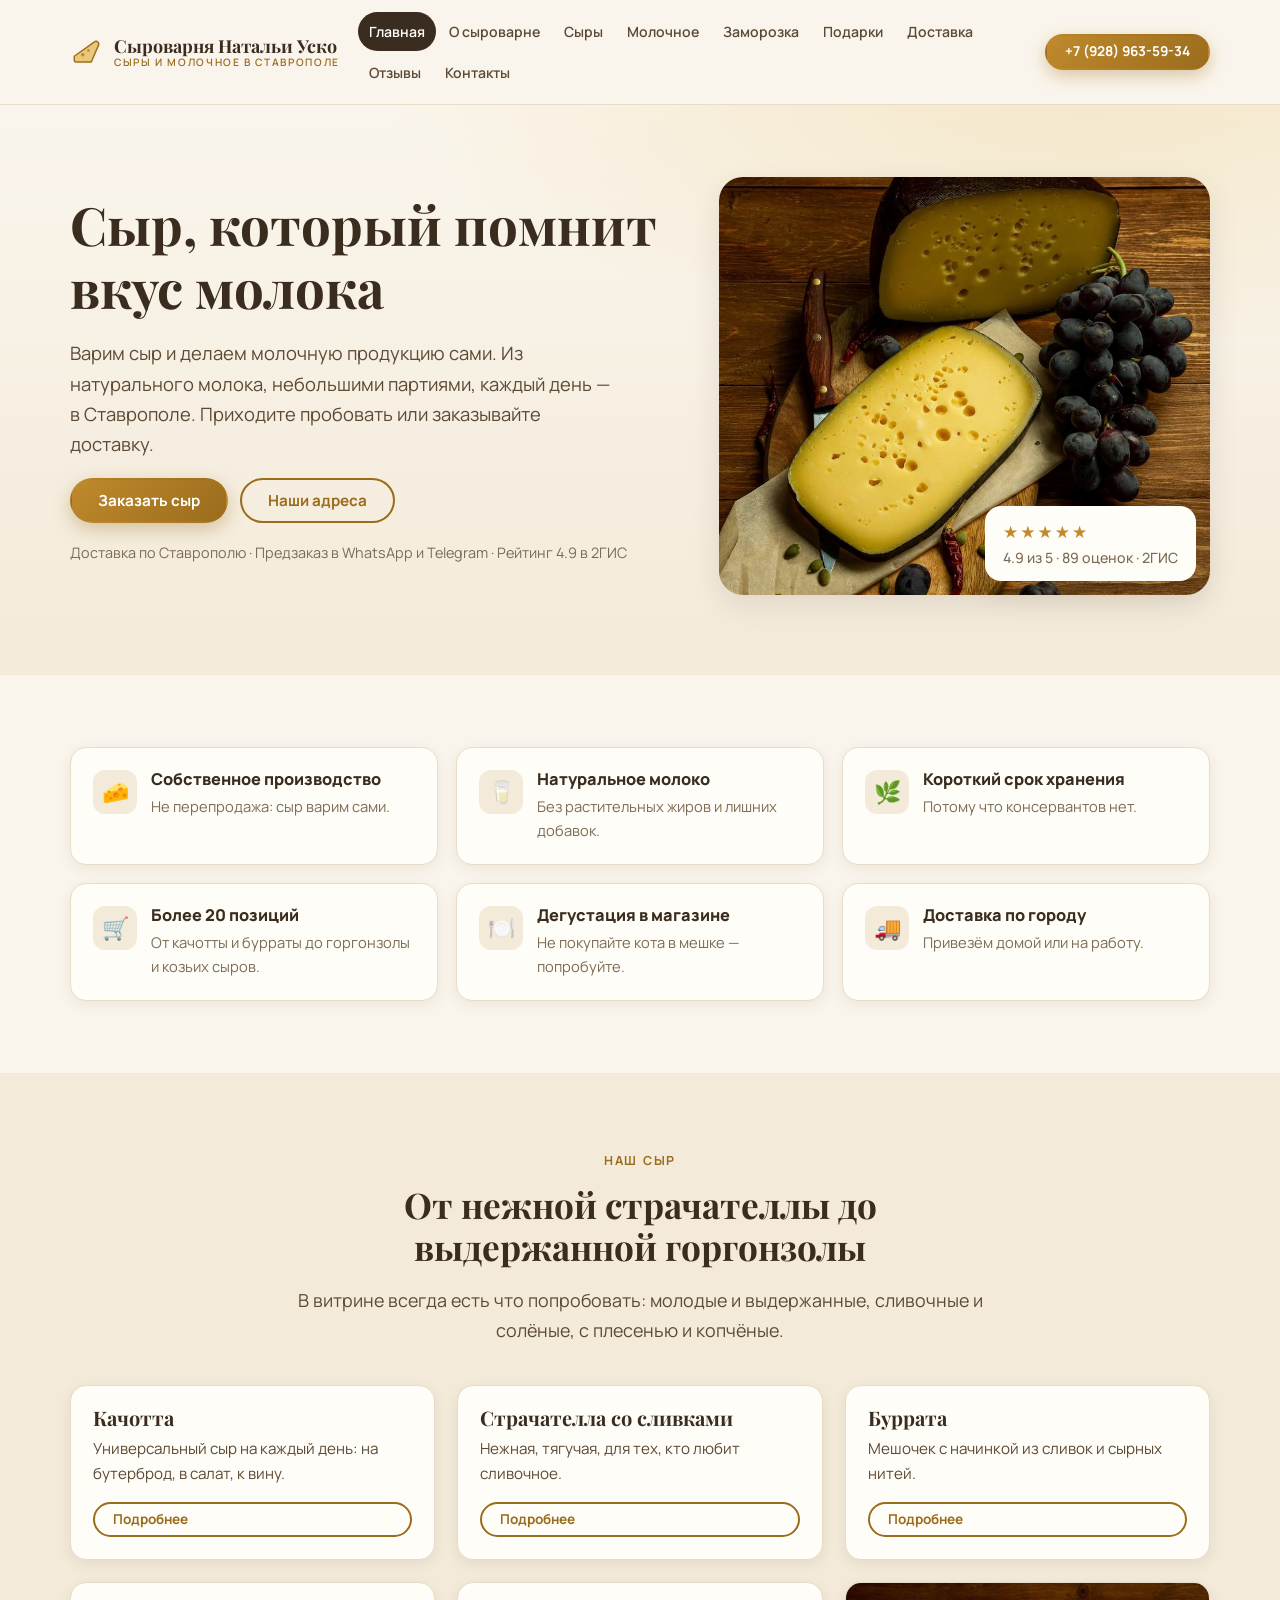
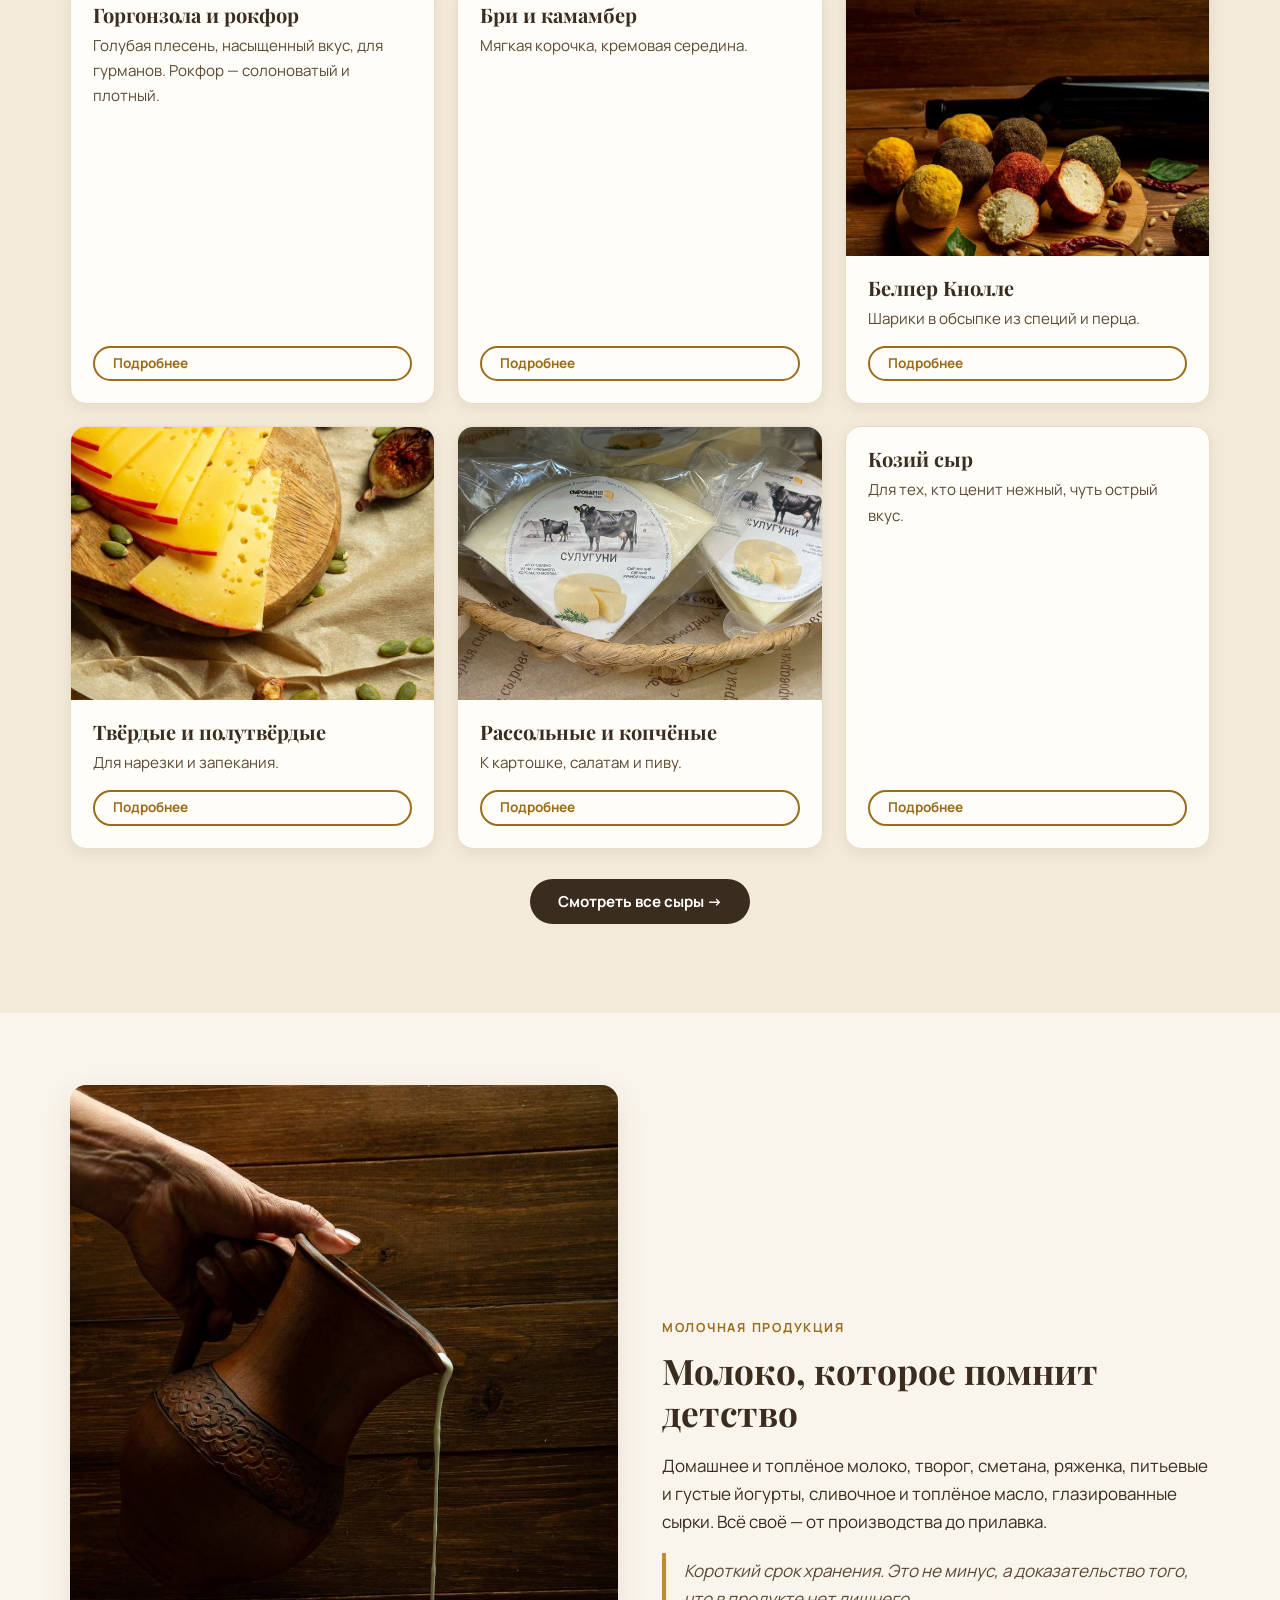
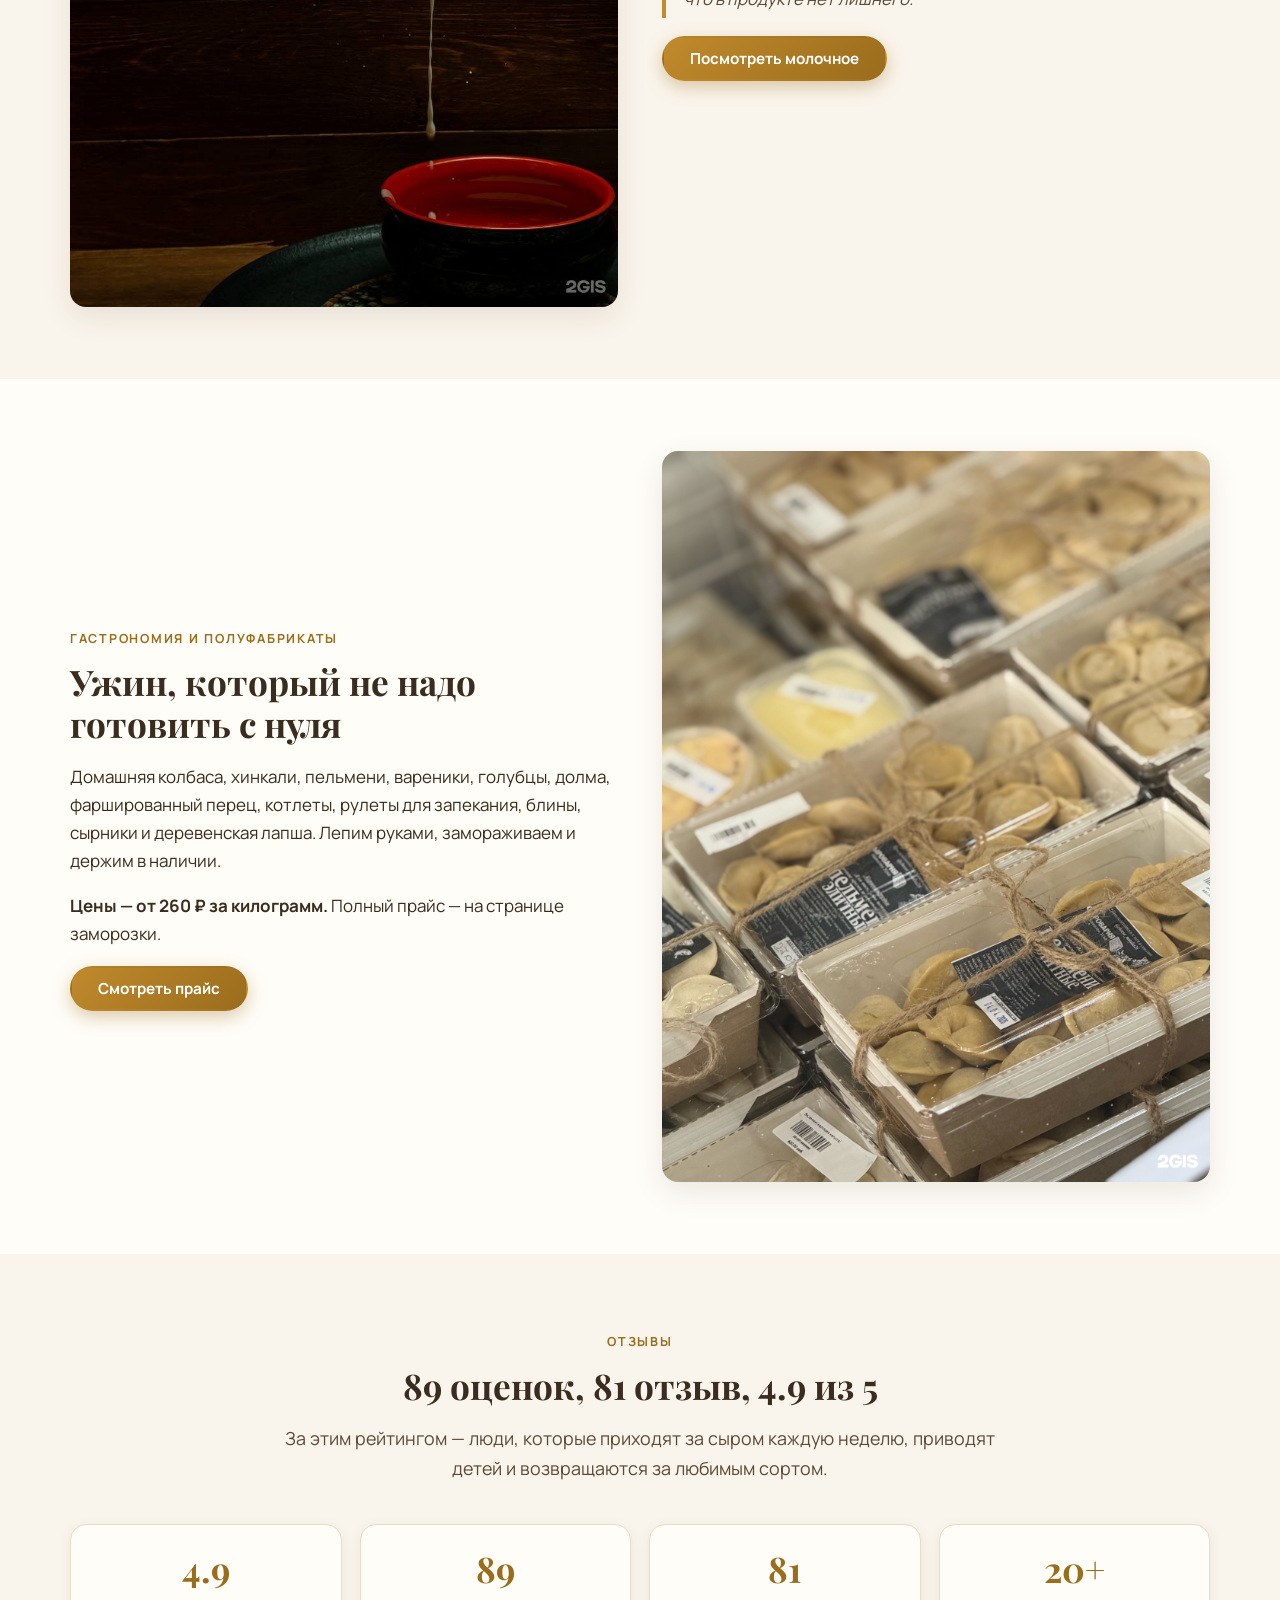
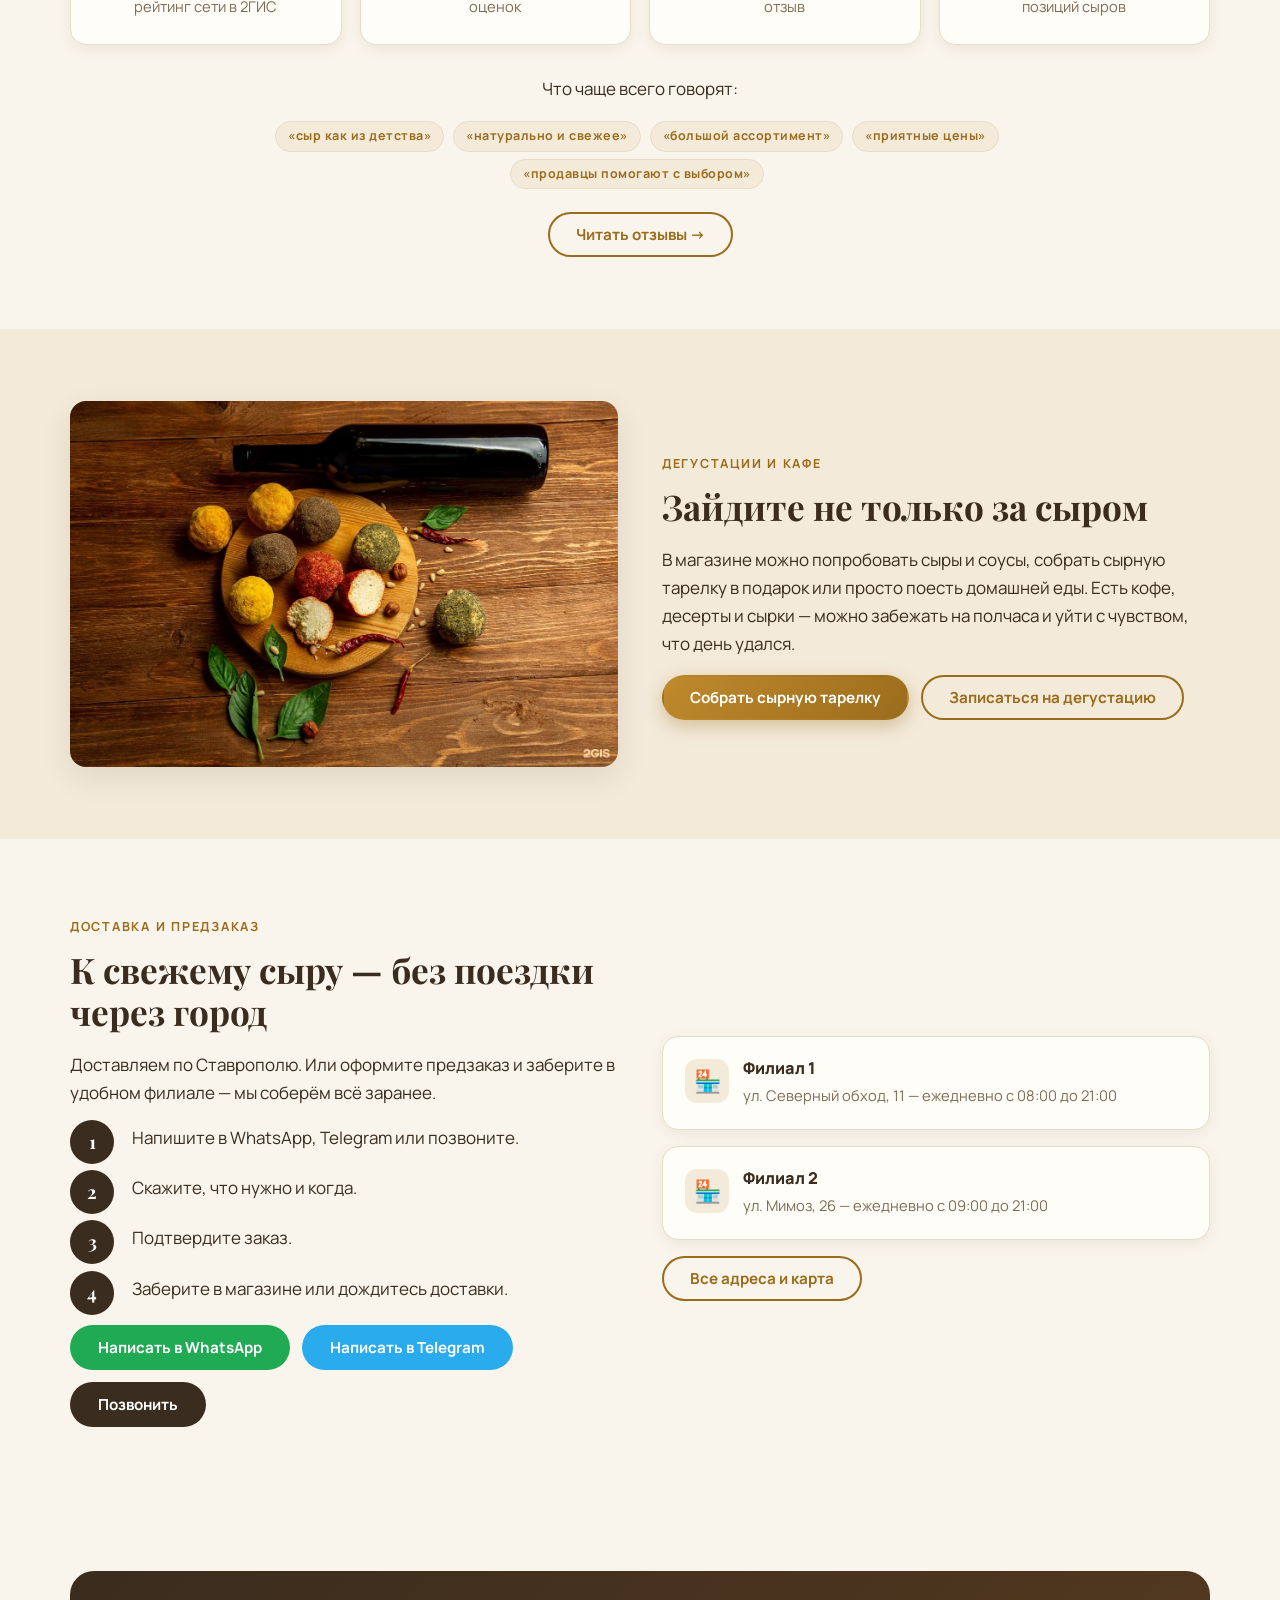
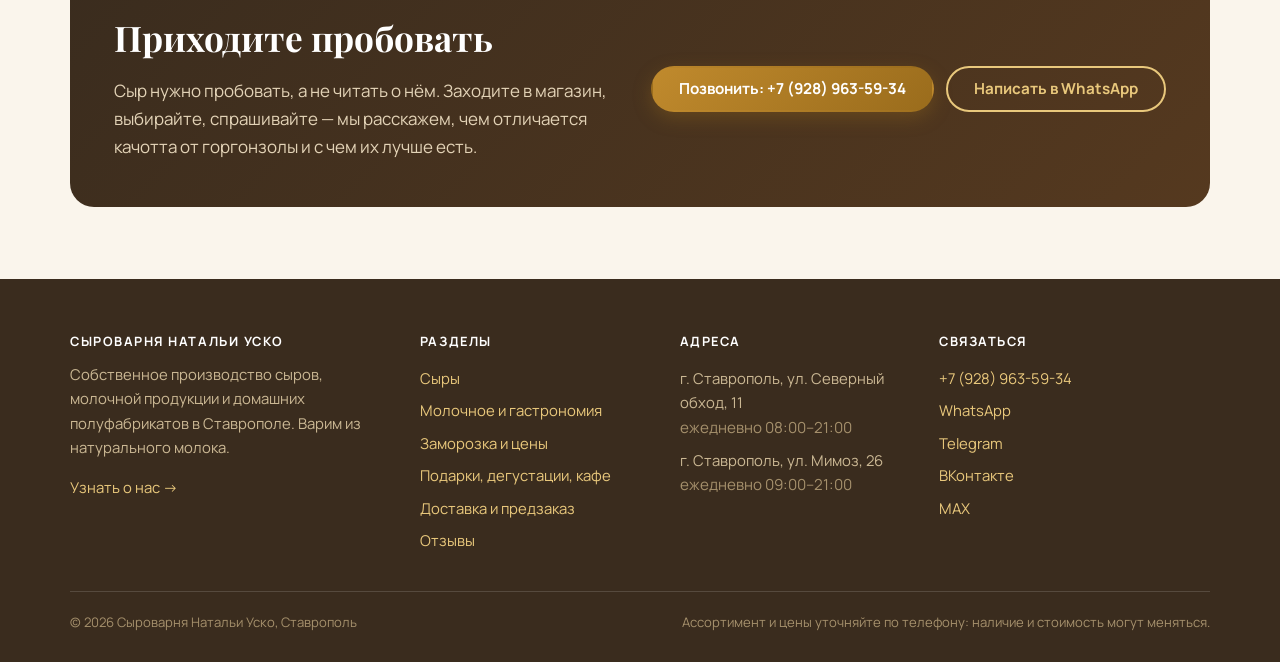
<file: index.html>
<!DOCTYPE html>
<html lang="ru">
<head>
<meta charset="UTF-8">
<meta name="viewport" content="width=device-width, initial-scale=1.0">
<title>Сыроварня Натальи Уско — домашние сыры и фермерские продукты в Ставрополе</title>
<meta name="description" content="Собственное производство сыров и молочной продукции из натурального молока. Качотта, страчателла, буррата, горгонзола, бри, камамбер. Доставка по Ставрополю, предзаказ, сырные тарелки. Рейтинг 4.9 в 2ГИС.">
<meta property="og:type" content="website">
<meta property="og:title" content="Сыроварня Натальи Уско — домашние сыры в Ставрополе">
<meta property="og:description" content="Варим сыр и делаем молочную продукцию сами. Из натурального молока, небольшими партиями, каждый день.">
<meta property="og:image" content="assets/img/hero-cheese.jpg">
<link rel="icon" href="assets/favicon.svg" type="image/svg+xml">
<link rel="preconnect" href="https://fonts.googleapis.com">
<link rel="preconnect" href="https://fonts.gstatic.com" crossorigin>
<link href="https://fonts.googleapis.com/css2?family=Playfair+Display:wght@600;700&family=Manrope:wght@400;500;600;700;800&display=swap" rel="stylesheet">
<link rel="stylesheet" href="assets/css/styles.css">
<noscript><style>.reveal{opacity:1 !important;transform:none !important}</style></noscript>
</head>
<body>

<header class="header">
  <div class="container header__inner">
    <a class="logo" href="index.html" aria-label="Сыроварня Натальи Уско — на главную">
      <svg viewBox="0 0 48 48" aria-hidden="true"><path d="M6 30 34 10c4-3 8 1 6 5L30 38H8a2 2 0 0 1-2-2z" fill="#e9c87c" stroke="#9a6c1c" stroke-width="2"/><circle cx="18" cy="28" r="2.5" fill="#c08a2d"/><circle cx="26" cy="22" r="2" fill="#c08a2d"/></svg>
      <span class="logo__name">Сыроварня Натальи Уско<small>сыры и молочное в Ставрополе</small></span>
    </a>
    <button class="burger" aria-label="Открыть меню" aria-expanded="false"><span></span><span></span><span></span></button>
    <nav class="nav" aria-label="Основное меню">
      <a href="index.html" class="active">Главная</a>
      <a href="about.html">О сыроварне</a>
      <a href="cheeses.html">Сыры</a>
      <a href="dairy.html">Молочное</a>
      <a href="frozen.html">Заморозка</a>
      <a href="gifts.html">Подарки</a>
      <a href="delivery.html">Доставка</a>
      <a href="reviews.html">Отзывы</a>
      <a href="contacts.html">Контакты</a>
    </nav>
    <div class="header__cta">
      <a class="btn btn--gold btn--sm" href="tel:+79289635934">+7 (928) 963-59-34</a>
    </div>
  </div>
</header>

<main>

<!-- Hero -->
<section class="hero">
  <div class="container hero__grid">
    <div>
      <h1>Сыр, который помнит вкус молока</h1>
      <p class="hero__sub">Варим сыр и делаем молочную продукцию сами. Из натурального молока, небольшими партиями, каждый день — в Ставрополе. Приходите пробовать или заказывайте доставку.</p>
      <div class="btn-row">
        <a class="btn btn--gold" href="cheeses.html">Заказать сыр</a>
        <a class="btn btn--outline" href="contacts.html">Наши адреса</a>
      </div>
      <p class="hero__note">Доставка по Ставрополю · Предзаказ в WhatsApp и Telegram · Рейтинг 4.9 в 2ГИС</p>
    </div>
    <div class="hero__imgwrap">
      <img class="hero__img" src="assets/img/hero-cheese.jpg" alt="Твёрдый сыр с виноградом">
      <div class="hero__rating">
        <div>
          <span class="stars" aria-hidden="true">★★★★★</span>
          <small>4.9 из 5 · 89 оценок · 2ГИС</small>
        </div>
      </div>
    </div>
  </div>
</section>

<!-- Полоса преимуществ -->
<section class="section">
  <div class="container">
    <div class="usp">
      <div class="usp__card reveal"><div class="usp__icon">🧀</div><div><h3>Собственное производство</h3><p>Не перепродажа: сыр варим сами.</p></div></div>
      <div class="usp__card reveal"><div class="usp__icon">🥛</div><div><h3>Натуральное молоко</h3><p>Без растительных жиров и лишних добавок.</p></div></div>
      <div class="usp__card reveal"><div class="usp__icon">🌿</div><div><h3>Короткий срок хранения</h3><p>Потому что консервантов нет.</p></div></div>
      <div class="usp__card reveal"><div class="usp__icon">🛒</div><div><h3>Более 20 позиций</h3><p>От качотты и бурраты до горгонзолы и козьих сыров.</p></div></div>
      <div class="usp__card reveal"><div class="usp__icon">🍽️</div><div><h3>Дегустация в магазине</h3><p>Не покупайте кота в мешке — попробуйте.</p></div></div>
      <div class="usp__card reveal"><div class="usp__icon">🚚</div><div><h3>Доставка по городу</h3><p>Привезём домой или на работу.</p></div></div>
    </div>
  </div>
</section>

<!-- Сыры -->
<section class="section section--alt">
  <div class="container">
    <div class="section__head center reveal">
      <span class="eyebrow">Наш сыр</span>
      <h2>От нежной страчателлы до выдержанной горгонзолы</h2>
      <p class="lead">В витрине всегда есть что попробовать: молодые и выдержанные, сливочные и солёные, с плесенью и копчёные.</p>
    </div>
    <div class="cards">
      <article class="card reveal">
        <div class="card__body">
          <h3>Качотта</h3>
          <p>Универсальный сыр на каждый день: на бутерброд, в салат, к вину.</p>
          <a class="btn btn--outline btn--sm" href="cheeses.html">Подробнее</a>
        </div>
      </article>
      <article class="card reveal">
        <div class="card__body">
          <h3>Страчателла со сливками</h3>
          <p>Нежная, тягучая, для тех, кто любит сливочное.</p>
          <a class="btn btn--outline btn--sm" href="cheeses.html">Подробнее</a>
        </div>
      </article>
      <article class="card reveal">
        <div class="card__body">
          <h3>Буррата</h3>
          <p>Мешочек с начинкой из сливок и сырных нитей.</p>
          <a class="btn btn--outline btn--sm" href="cheeses.html">Подробнее</a>
        </div>
      </article>
      <article class="card reveal">
        <div class="card__body">
          <h3>Горгонзола и рокфор</h3>
          <p>Голубая плесень, насыщенный вкус, для гурманов. Рокфор — солоноватый и плотный.</p>
          <a class="btn btn--outline btn--sm" href="cheeses.html">Подробнее</a>
        </div>
      </article>
      <article class="card reveal">
        <div class="card__body">
          <h3>Бри и камамбер</h3>
          <p>Мягкая корочка, кремовая середина.</p>
          <a class="btn btn--outline btn--sm" href="cheeses.html">Подробнее</a>
        </div>
      </article>
      <article class="card reveal">
        <img class="card__img" src="assets/img/beller.jpg" alt="Сырные шарики в обсыпке из специй — белпер кнолле">
        <div class="card__body">
          <h3>Белпер Кнолле</h3>
          <p>Шарики в обсыпке из специй и перца.</p>
          <a class="btn btn--outline btn--sm" href="cheeses.html">Подробнее</a>
        </div>
      </article>
      <article class="card reveal">
        <img class="card__img" src="assets/img/cheese-plate.jpg" alt="Твёрдый сыр с нарезкой и инжиром">
        <div class="card__body">
          <h3>Твёрдые и полутвёрдые</h3>
          <p>Для нарезки и запекания.</p>
          <a class="btn btn--outline btn--sm" href="cheeses.html">Подробнее</a>
        </div>
      </article>
      <article class="card reveal">
        <img class="card__img" src="assets/img/suluguni.jpg" alt="Сыр suluguni собственного производства в упаковке">
        <div class="card__body">
          <h3>Рассольные и копчёные</h3>
          <p>К картошке, салатам и пиву.</p>
          <a class="btn btn--outline btn--sm" href="cheeses.html">Подробнее</a>
        </div>
      </article>
      <article class="card reveal">
        <div class="card__body">
          <h3>Козий сыр</h3>
          <p>Для тех, кто ценит нежный, чуть острый вкус.</p>
          <a class="btn btn--outline btn--sm" href="cheeses.html">Подробнее</a>
        </div>
      </article>
    </div>
    <p class="center mt30"><a class="btn btn--dark" href="cheeses.html">Смотреть все сыры →</a></p>
  </div>
</section>

<!-- Молочная продукция -->
<section class="section">
  <div class="container split">
    <img src="assets/img/milk.jpg" alt="Молоко льют из кувшина в пиалу" loading="lazy">
    <div>
      <span class="eyebrow">Молочная продукция</span>
      <h2>Молоко, которое помнит детство</h2>
      <p>Домашнее и топлёное молоко, творог, сметана, ряженка, питьевые и густые йогурты, сливочное и топлёное масло, глазированные сырки. Всё своё — от производства до прилавка.</p>
      <p class="quote">Короткий срок хранения. Это не минус, а доказательство того, что в продукте нет лишнего.</p>
      <a class="btn btn--gold" href="dairy.html">Посмотреть молочное</a>
    </div>
  </div>
</section>

<!-- Гастрономия и полуфабрикаты -->
<section class="section section--paper">
  <div class="container split">
    <div>
      <span class="eyebrow">Гастрономия и полуфабрикаты</span>
      <h2>Ужин, который не надо готовить с нуля</h2>
      <p>Домашняя колбаса, хинкали, пельмени, вареники, голубцы, долма, фаршированный перец, котлеты, рулеты для запекания, блины, сырники и деревенская лапша. Лепим руками, замораживаем и держим в наличии.</p>
      <p><strong>Цены — от 260 ₽ за килограмм.</strong> Полный прайс — на странице заморозки.</p>
      <a class="btn btn--gold" href="frozen.html">Смотреть прайс</a>
    </div>
    <img src="assets/img/frozen.jpg" alt="Домашние пельмени и хинкали ручной лепки в упаковке" loading="lazy">
  </div>
</section>

<!-- Почему нас выбирают -->
<section class="section">
  <div class="container">
    <div class="section__head center reveal">
      <span class="eyebrow">Отзывы</span>
      <h2>89 оценок, 81 отзыв, 4.9 из 5</h2>
      <p class="lead">За этим рейтингом — люди, которые приходят за сыром каждую неделю, приводят детей и возвращаются за любимым сортом.</p>
    </div>
    <div class="stats">
      <div class="stat reveal"><div class="stat__num">4.9</div><div class="stat__lbl">рейтинг сети в 2ГИС</div></div>
      <div class="stat reveal"><div class="stat__num">89</div><div class="stat__lbl">оценок</div></div>
      <div class="stat reveal"><div class="stat__num">81</div><div class="stat__lbl">отзыв</div></div>
      <div class="stat reveal"><div class="stat__num">20+</div><div class="stat__lbl">позиций сыров</div></div>
    </div>
    <div class="center mt30" style="max-width:760px;margin-left:auto;margin-right:auto">
      <p>Что чаще всего говорят:</p>
      <p>
        <span class="badge">«сыр как из детства»</span>
        <span class="badge">«натурально и свежее»</span>
        <span class="badge">«большой ассортимент»</span>
        <span class="badge">«приятные цены»</span>
        <span class="badge">«продавцы помогают с выбором»</span>
      </p>
      <a class="btn btn--outline" href="reviews.html">Читать отзывы →</a>
    </div>
  </div>
</section>

<!-- Дегустации и кафе -->
<section class="section section--alt">
  <div class="container split">
    <img src="assets/img/beller-board.jpg" alt="Сырная доска с вином и травами" loading="lazy">
    <div>
      <span class="eyebrow">Дегустации и кафе</span>
      <h2>Зайдите не только за сыром</h2>
      <p>В магазине можно попробовать сыры и соусы, собрать сырную тарелку в подарок или просто поесть домашней еды. Есть кофе, десерты и сырки — можно забежать на полчаса и уйти с чувством, что день удался.</p>
      <div class="btn-row">
        <a class="btn btn--gold" href="gifts.html">Собрать сырную тарелку</a>
        <a class="btn btn--outline" href="contacts.html">Записаться на дегустацию</a>
      </div>
    </div>
  </div>
</section>

<!-- Доставка и предзаказ -->
<section class="section">
  <div class="container split">
    <div>
      <span class="eyebrow">Доставка и предзаказ</span>
      <h2>К свежему сыру — без поездки через город</h2>
      <p>Доставляем по Ставрополю. Или оформите предзаказ и заберите в удобном филиале — мы соберём всё заранее.</p>
      <ol class="steps">
        <li>Напишите в WhatsApp, Telegram или позвоните.</li>
        <li>Скажите, что нужно и когда.</li>
        <li>Подтвердите заказ.</li>
        <li>Заберите в магазине или дождитесь доставки.</li>
      </ol>
      <div class="btn-row">
        <a class="btn btn--wa" href="https://wa.me/79289635934" target="_blank" rel="noopener">Написать в WhatsApp</a>
        <a class="btn btn--tg" href="https://t.me/cheese_natalia26" target="_blank" rel="noopener">Написать в Telegram</a>
        <a class="btn btn--dark" href="tel:+79289635934">Позвонить</a>
      </div>
    </div>
    <div>
      <div class="usp__card reveal" style="margin-bottom:16px"><div class="usp__icon">🏪</div><div><h3>Филиал 1</h3><p>ул. Северный обход, 11 — ежедневно с 08:00 до 21:00</p></div></div>
      <div class="usp__card reveal" style="margin-bottom:16px"><div class="usp__icon">🏪</div><div><h3>Филиал 2</h3><p>ул. Мимоз, 26 — ежедневно с 09:00 до 21:00</p></div></div>
      <a class="btn btn--outline" href="contacts.html">Все адреса и карта</a>
    </div>
  </div>
</section>

<!-- Финальный блок -->
<section class="section">
  <div class="container">
    <div class="cta-band">
      <div>
        <h2>Приходите пробовать</h2>
        <p>Сыр нужно пробовать, а не читать о нём. Заходите в магазин, выбирайте, спрашивайте — мы расскажем, чем отличается качотта от горгонзолы и с чем их лучше есть.</p>
      </div>
      <div class="btn-row">
        <a class="btn btn--gold" href="tel:+79289635934">Позвонить: +7 (928) 963-59-34</a>
        <a class="btn btn--outline" href="https://wa.me/79289635934" target="_blank" rel="noopener">Написать в WhatsApp</a>
      </div>
    </div>
  </div>
</section>

</main>

<footer class="footer">
  <div class="container">
    <div class="footer__grid">
      <div>
        <h4>Сыроварня Натальи Уско</h4>
        <p>Собственное производство сыров, молочной продукции и домашних полуфабрикатов в Ставрополе. Варим из натурального молока.</p>
        <p><a href="about.html">Узнать о нас →</a></p>
      </div>
      <div>
        <h4>Разделы</h4>
        <ul>
          <li><a href="cheeses.html">Сыры</a></li>
          <li><a href="dairy.html">Молочное и гастрономия</a></li>
          <li><a href="frozen.html">Заморозка и цены</a></li>
          <li><a href="gifts.html">Подарки, дегустации, кафе</a></li>
          <li><a href="delivery.html">Доставка и предзаказ</a></li>
          <li><a href="reviews.html">Отзывы</a></li>
        </ul>
      </div>
      <div>
        <h4>Адреса</h4>
        <ul>
          <li>г. Ставрополь, ул. Северный обход, 11<br><span class="muted" style="color:#a5906c">ежедневно 08:00–21:00</span></li>
          <li>г. Ставрополь, ул. Мимоз, 26<br><span class="muted" style="color:#a5906c">ежедневно 09:00–21:00</span></li>
        </ul>
      </div>
      <div>
        <h4>Связаться</h4>
        <ul>
          <li><a href="tel:+79289635934">+7 (928) 963-59-34</a></li>
          <li><a href="https://wa.me/79289635934" target="_blank" rel="noopener">WhatsApp</a></li>
          <li><a href="https://t.me/cheese_natalia26" target="_blank" rel="noopener">Telegram</a></li>
          <li><a href="https://vk.com/cheese_natalia26stav" target="_blank" rel="noopener">ВКонтакте</a></li>
          <li><a href="https://max.ru/join/6MFsu3yxiv_osnzlAk4IUMqbavwFMB9rgd6xY9XguCs" target="_blank" rel="noopener">MAX</a></li>
        </ul>
      </div>
    </div>
    <div class="footer__bottom">
      <span>© <span id="year"></span> Сыроварня Натальи Уско, Ставрополь</span>
      <span>Ассортимент и цены уточняйте по телефону: наличие и стоимость могут меняться.</span>
    </div>
  </div>
</footer>

<script src="assets/js/main.js"></script>
</body>
</html>
</file>
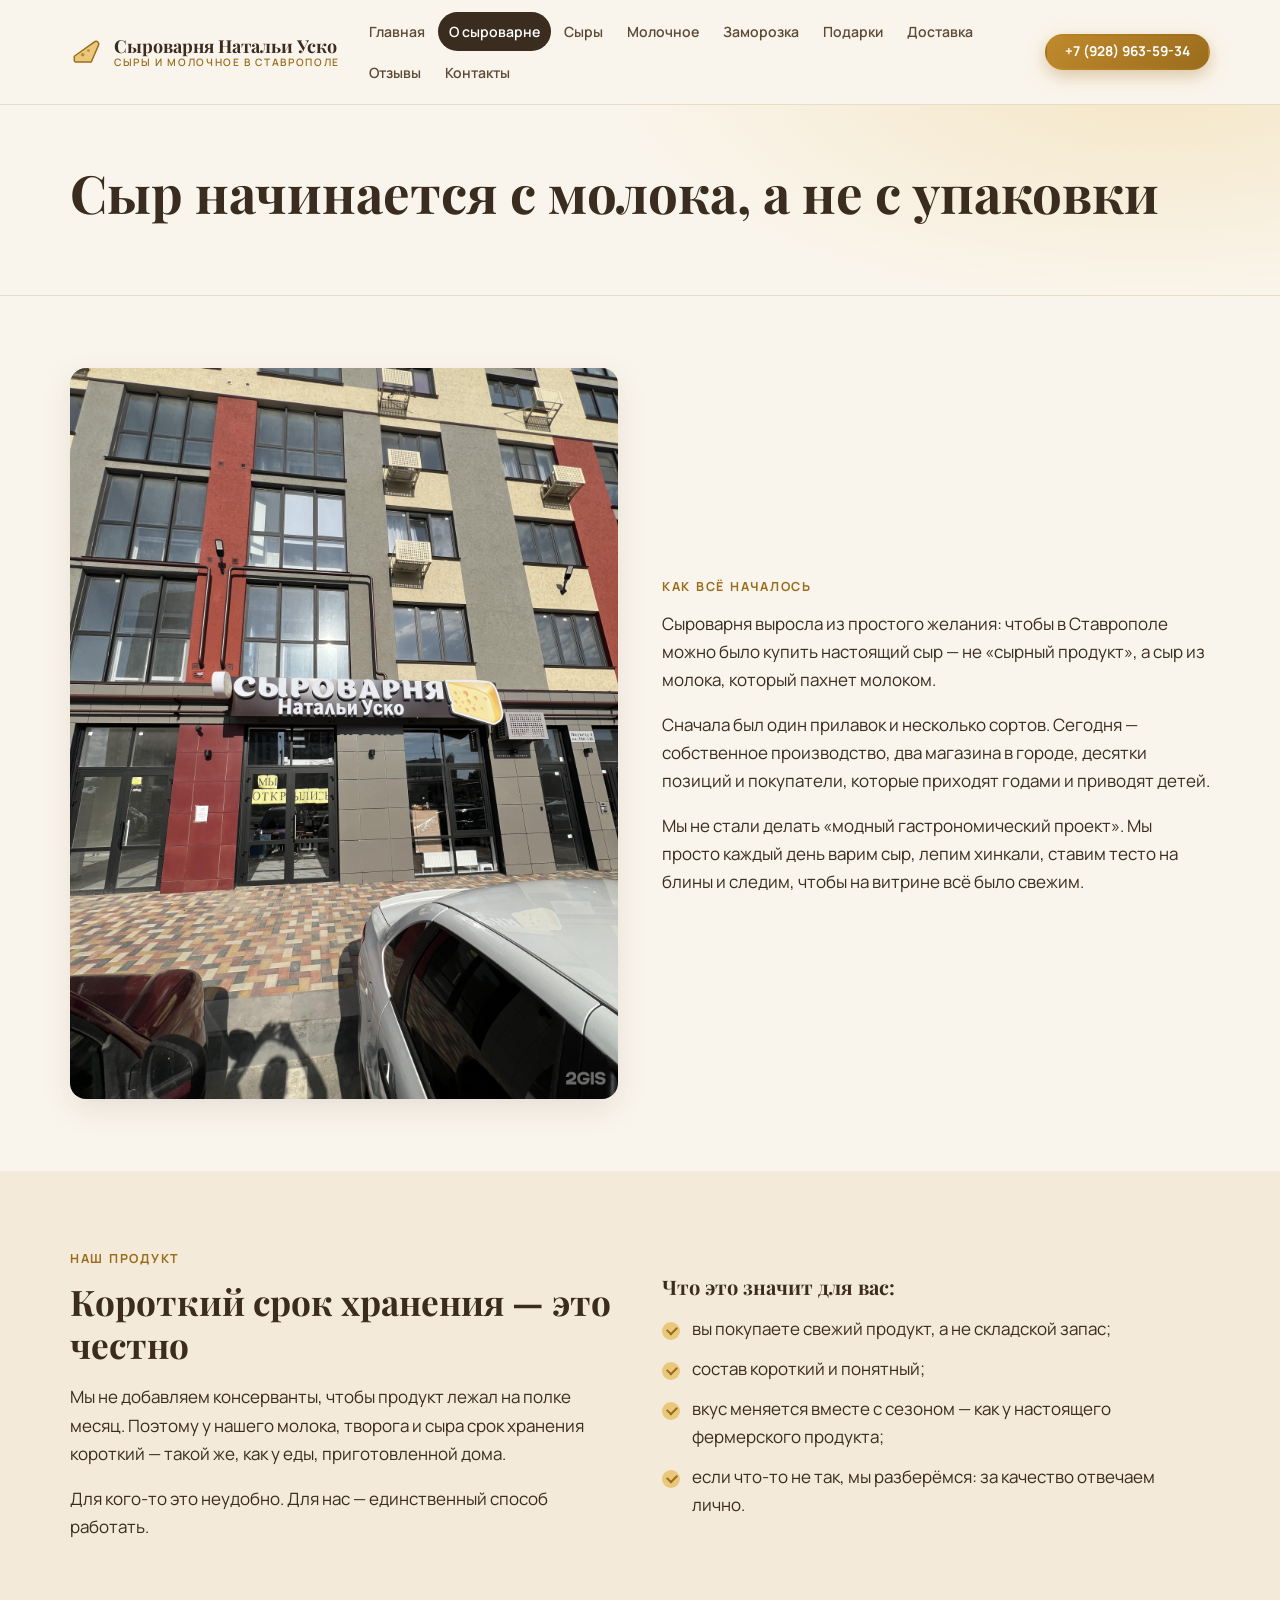
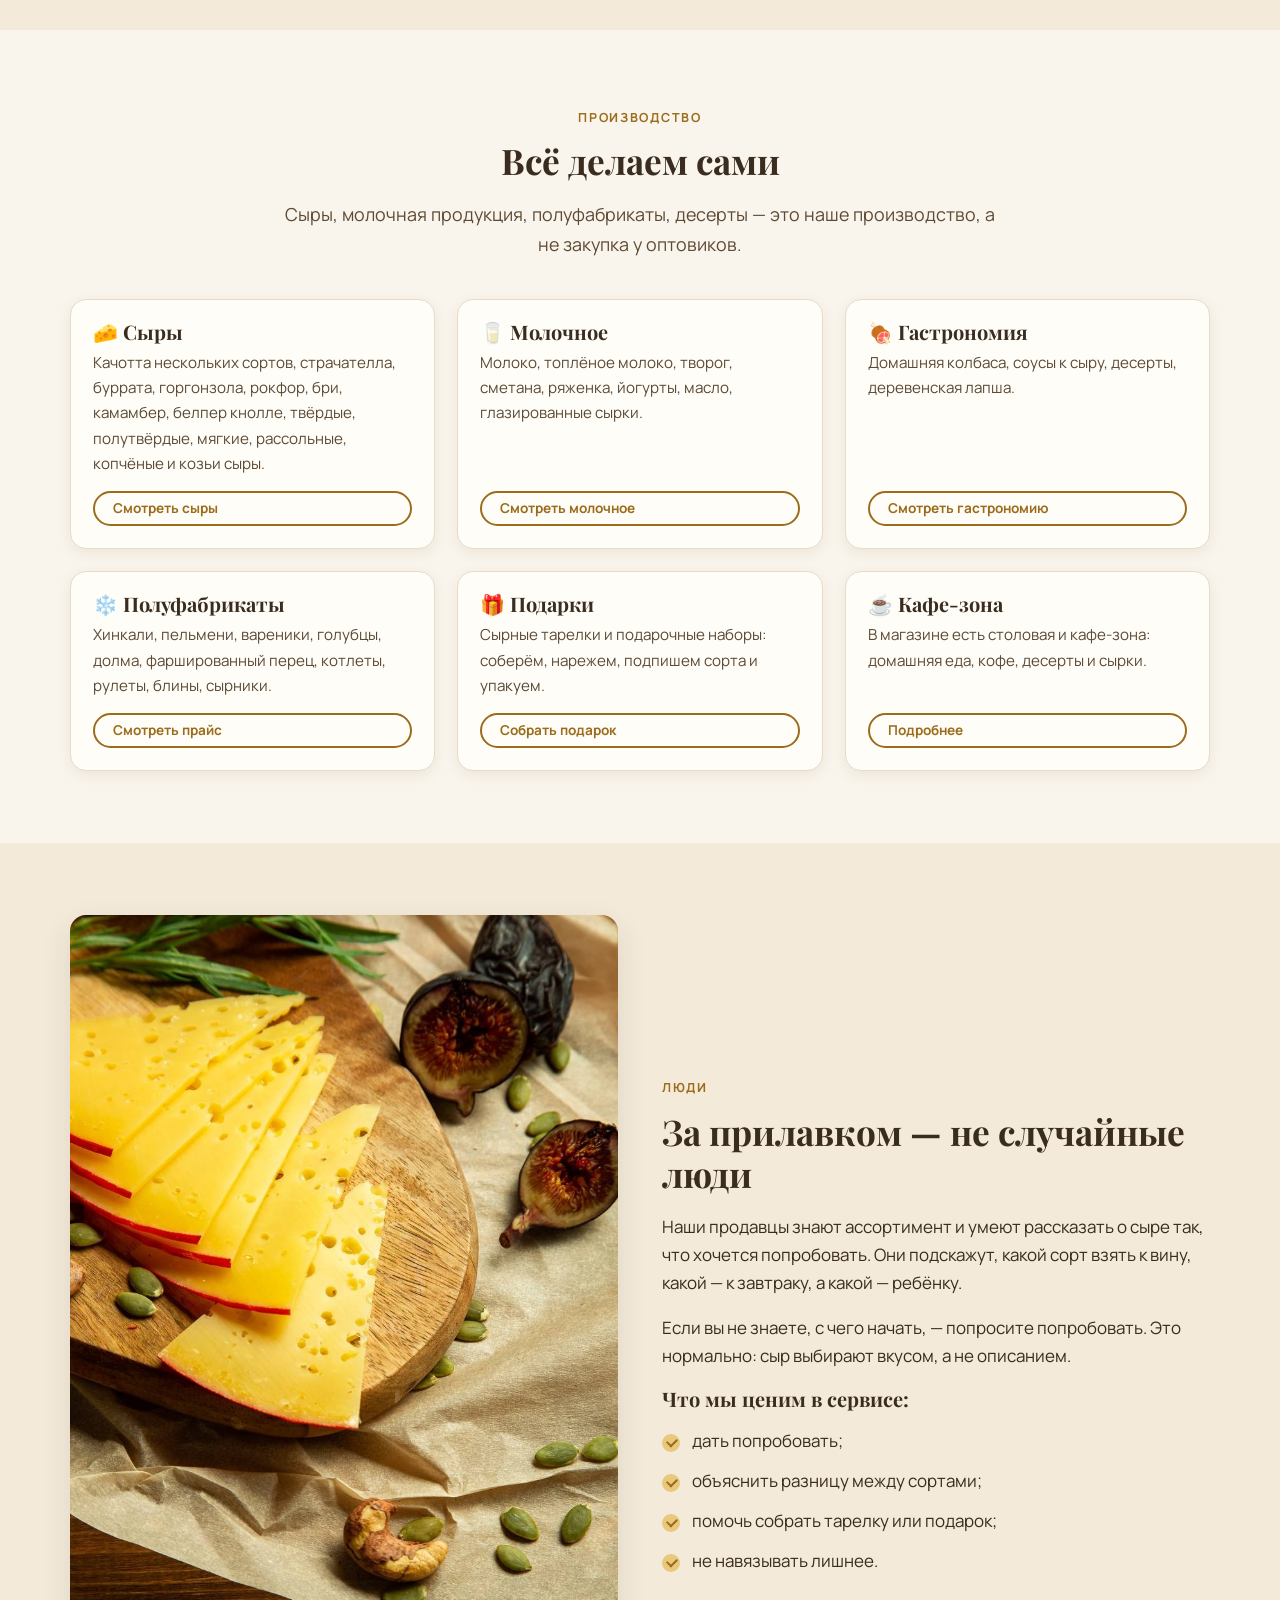
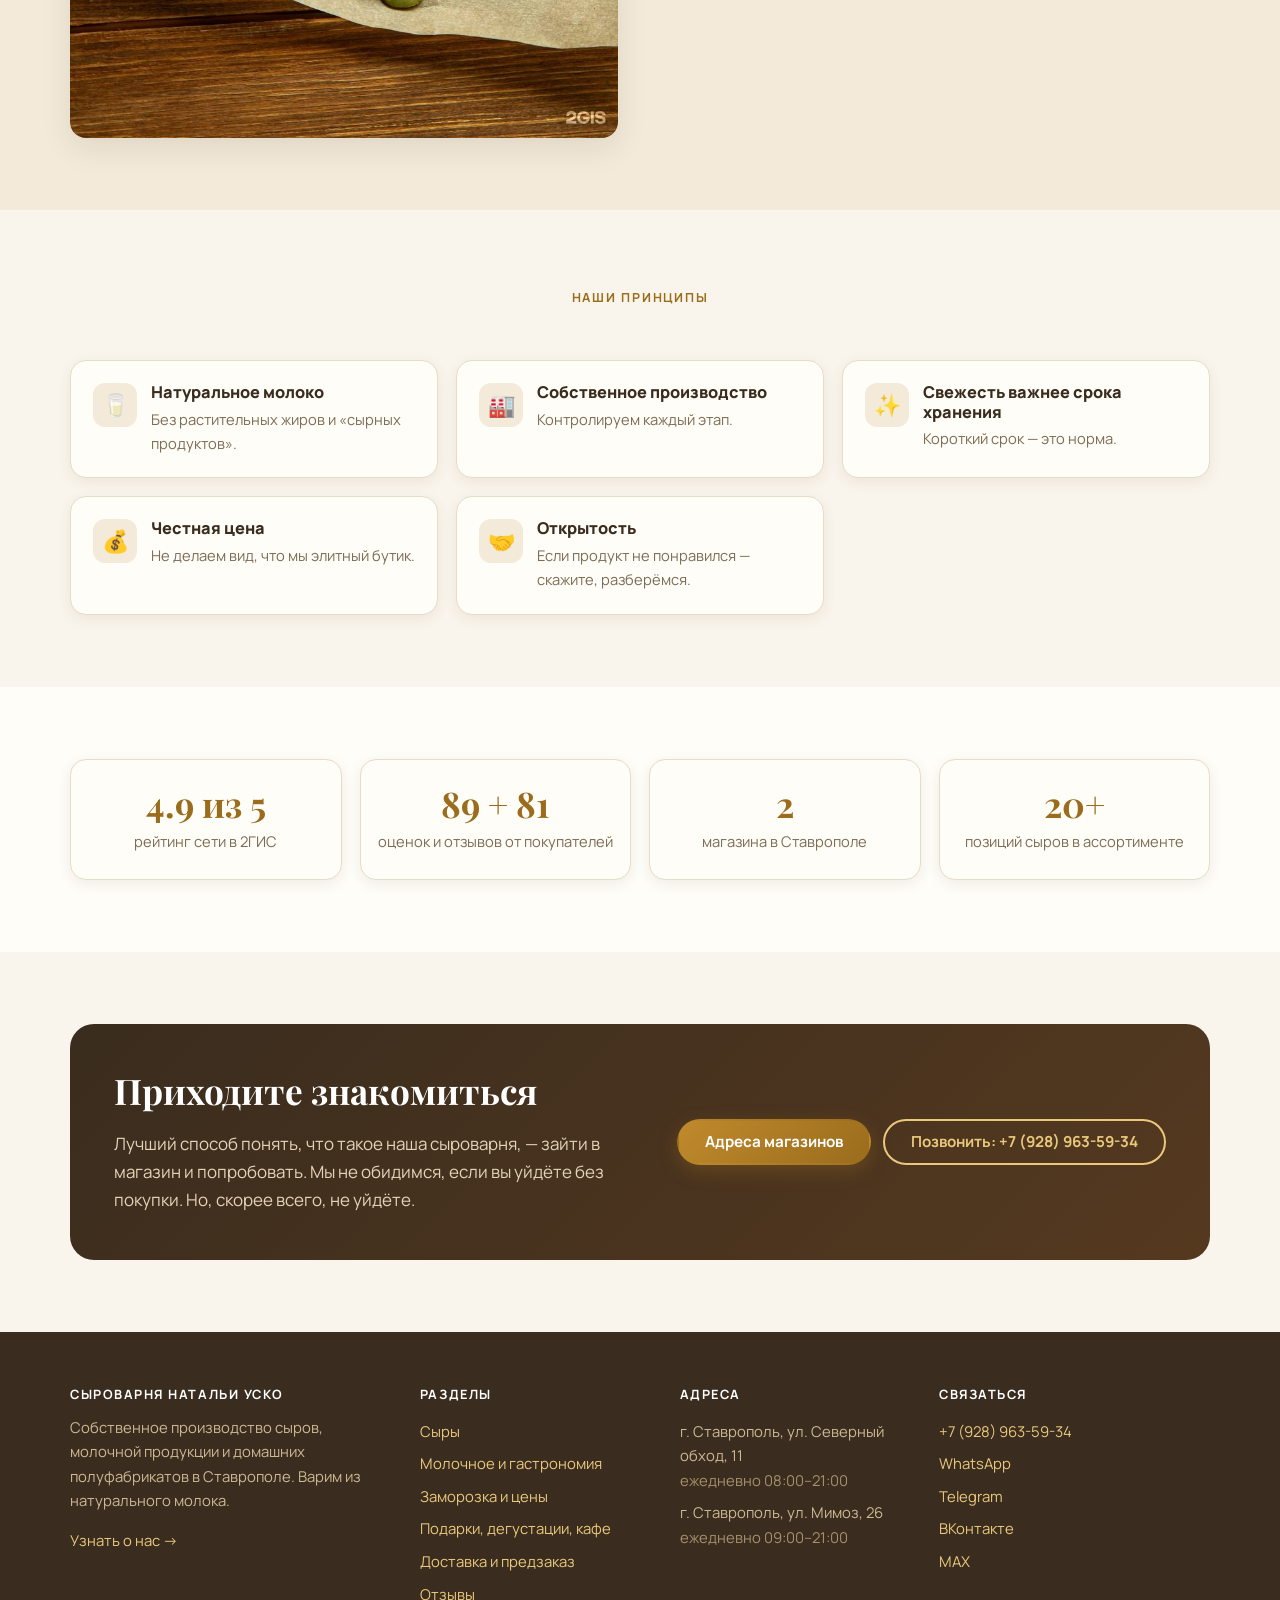
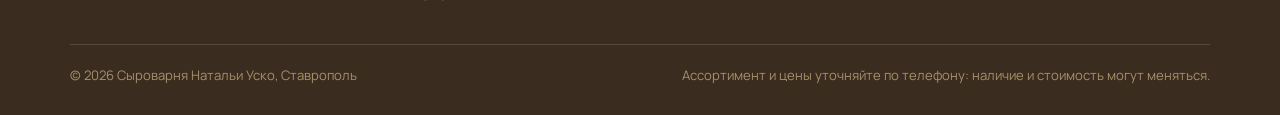
<file: about.html>
<!DOCTYPE html>
<html lang="ru">
<head>
<meta charset="UTF-8">
<meta name="viewport" content="width=device-width, initial-scale=1.0">
<title>О сыроварне Натальи Уско — собственное производство в Ставрополе</title>
<meta name="description" content="Сыроварня Натальи Уско: варим сыры и молочную продукцию из натурального молока. Собственное производство, короткие сроки хранения, два магазина в Ставрополе и доставка.">
<link rel="icon" href="assets/favicon.svg" type="image/svg+xml">
<link rel="preconnect" href="https://fonts.googleapis.com">
<link rel="preconnect" href="https://fonts.gstatic.com" crossorigin>
<link href="https://fonts.googleapis.com/css2?family=Playfair+Display:wght@600;700&family=Manrope:wght@400;500;600;700;800&display=swap" rel="stylesheet">
<link rel="stylesheet" href="assets/css/styles.css">
<noscript><style>.reveal{opacity:1 !important;transform:none !important}</style></noscript>
</head>
<body>

<header class="header">
  <div class="container header__inner">
    <a class="logo" href="index.html" aria-label="Сыроварня Натальи Уско — на главную">
      <svg viewBox="0 0 48 48" aria-hidden="true"><path d="M6 30 34 10c4-3 8 1 6 5L30 38H8a2 2 0 0 1-2-2z" fill="#e9c87c" stroke="#9a6c1c" stroke-width="2"/><circle cx="18" cy="28" r="2.5" fill="#c08a2d"/><circle cx="26" cy="22" r="2" fill="#c08a2d"/></svg>
      <span class="logo__name">Сыроварня Натальи Уско<small>сыры и молочное в Ставрополе</small></span>
    </a>
    <button class="burger" aria-label="Открыть меню" aria-expanded="false"><span></span><span></span><span></span></button>
    <nav class="nav" aria-label="Основное меню">
      <a href="index.html">Главная</a>
      <a href="about.html" class="active">О сыроварне</a>
      <a href="cheeses.html">Сыры</a>
      <a href="dairy.html">Молочное</a>
      <a href="frozen.html">Заморозка</a>
      <a href="gifts.html">Подарки</a>
      <a href="delivery.html">Доставка</a>
      <a href="reviews.html">Отзывы</a>
      <a href="contacts.html">Контакты</a>
    </nav>
    <div class="header__cta">
      <a class="btn btn--gold btn--sm" href="tel:+79289635934">+7 (928) 963-59-34</a>
    </div>
  </div>
</header>

<main>

<section class="page-hero">
  <div class="container">
    <h1>Сыр начинается с молока, а не с упаковки</h1>
  </div>
</section>

<!-- Как всё началось -->
<!-- Примечание из исходника: добавить живые детали от Натальи — с чего началось, первый сыр, первая витрина. -->
<section class="section">
  <div class="container split">
    <img src="assets/img/storefront.jpg" alt="Магазин «Сыроварня Натальи Уско» с вывеской" loading="lazy">
    <div>
      <span class="eyebrow">Как всё началось</span>
      <p>Сыроварня выросла из простого желания: чтобы в Ставрополе можно было купить настоящий сыр — не «сырный продукт», а сыр из молока, который пахнет молоком.</p>
      <p>Сначала был один прилавок и несколько сортов. Сегодня — собственное производство, два магазина в городе, десятки позиций и покупатели, которые приходят годами и приводят детей.</p>
      <p class="mb0">Мы не стали делать «модный гастрономический проект». Мы просто каждый день варим сыр, лепим хинкали, ставим тесто на блины и следим, чтобы на витрине всё было свежим.</p>
    </div>
  </div>
</section>

<!-- Наш продукт -->
<section class="section section--alt">
  <div class="container split">
    <div>
      <span class="eyebrow">Наш продукт</span>
      <h2>Короткий срок хранения — это честно</h2>
      <p>Мы не добавляем консерванты, чтобы продукт лежал на полке месяц. Поэтому у нашего молока, творога и сыра срок хранения короткий — такой же, как у еды, приготовленной дома.</p>
      <p>Для кого-то это неудобно. Для нас — единственный способ работать.</p>
    </div>
    <div>
      <h3>Что это значит для вас:</h3>
      <ul class="checklist">
        <li>вы покупаете свежий продукт, а не складской запас;</li>
        <li>состав короткий и понятный;</li>
        <li>вкус меняется вместе с сезоном — как у настоящего фермерского продукта;</li>
        <li>если что-то не так, мы разберёмся: за качество отвечаем лично.</li>
      </ul>
    </div>
  </div>
</section>

<!-- Производство -->
<section class="section">
  <div class="container">
    <div class="section__head center reveal">
      <span class="eyebrow">Производство</span>
      <h2>Всё делаем сами</h2>
      <p class="lead">Сыры, молочная продукция, полуфабрикаты, десерты — это наше производство, а не закупка у оптовиков.</p>
    </div>
    <div class="cards">
      <article class="card reveal">
        <div class="card__body">
          <h3>🧀 Сыры</h3>
          <p>Качотта нескольких сортов, страчателла, буррата, горгонзола, рокфор, бри, камамбер, белпер кнолле, твёрдые, полутвёрдые, мягкие, рассольные, копчёные и козьи сыры.</p>
          <a class="btn btn--outline btn--sm" href="cheeses.html">Смотреть сыры</a>
        </div>
      </article>
      <article class="card reveal">
        <div class="card__body">
          <h3>🥛 Молочное</h3>
          <p>Молоко, топлёное молоко, творог, сметана, ряженка, йогурты, масло, глазированные сырки.</p>
          <a class="btn btn--outline btn--sm" href="dairy.html">Смотреть молочное</a>
        </div>
      </article>
      <article class="card reveal">
        <div class="card__body">
          <h3>🍖 Гастрономия</h3>
          <p>Домашняя колбаса, соусы к сыру, десерты, деревенская лапша.</p>
          <a class="btn btn--outline btn--sm" href="dairy.html">Смотреть гастрономию</a>
        </div>
      </article>
      <article class="card reveal">
        <div class="card__body">
          <h3>❄️ Полуфабрикаты</h3>
          <p>Хинкали, пельмени, вареники, голубцы, долма, фаршированный перец, котлеты, рулеты, блины, сырники.</p>
          <a class="btn btn--outline btn--sm" href="frozen.html">Смотреть прайс</a>
        </div>
      </article>
      <article class="card reveal">
        <div class="card__body">
          <h3>🎁 Подарки</h3>
          <p>Сырные тарелки и подарочные наборы: соберём, нарежем, подпишем сорта и упакуем.</p>
          <a class="btn btn--outline btn--sm" href="gifts.html">Собрать подарок</a>
        </div>
      </article>
      <article class="card reveal">
        <div class="card__body">
          <h3>☕ Кафе-зона</h3>
          <p>В магазине есть столовая и кафе-зона: домашняя еда, кофе, десерты и сырки.</p>
          <a class="btn btn--outline btn--sm" href="gifts.html">Подробнее</a>
        </div>
      </article>
    </div>
  </div>
</section>

<!-- Люди -->
<section class="section section--alt">
  <div class="container split">
    <img src="assets/img/cheese-plate.jpg" alt="Нарезка твёрдого сыра на доске" loading="lazy">
    <div>
      <span class="eyebrow">Люди</span>
      <h2>За прилавком — не случайные люди</h2>
      <p>Наши продавцы знают ассортимент и умеют рассказать о сыре так, что хочется попробовать. Они подскажут, какой сорт взять к вину, какой — к завтраку, а какой — ребёнку.</p>
      <p>Если вы не знаете, с чего начать, — попросите попробовать. Это нормально: сыр выбирают вкусом, а не описанием.</p>
      <h3>Что мы ценим в сервисе:</h3>
      <ul class="checklist">
        <li>дать попробовать;</li>
        <li>объяснить разницу между сортами;</li>
        <li>помочь собрать тарелку или подарок;</li>
        <li>не навязывать лишнее.</li>
      </ul>
    </div>
  </div>
</section>

<!-- Принципы -->
<section class="section">
  <div class="container">
    <div class="section__head center reveal"><span class="eyebrow">Наши принципы</span></div>
    <div class="usp">
      <div class="usp__card reveal"><div class="usp__icon">🥛</div><div><h3>Натуральное молоко</h3><p>Без растительных жиров и «сырных продуктов».</p></div></div>
      <div class="usp__card reveal"><div class="usp__icon">🏭</div><div><h3>Собственное производство</h3><p>Контролируем каждый этап.</p></div></div>
      <div class="usp__card reveal"><div class="usp__icon">✨</div><div><h3>Свежесть важнее срока хранения</h3><p>Короткий срок — это норма.</p></div></div>
      <div class="usp__card reveal"><div class="usp__icon">💰</div><div><h3>Честная цена</h3><p>Не делаем вид, что мы элитный бутик.</p></div></div>
      <div class="usp__card reveal"><div class="usp__icon">🤝</div><div><h3>Открытость</h3><p>Если продукт не понравился — скажите, разберёмся.</p></div></div>
    </div>
  </div>
</section>

<!-- Цифры -->
<section class="section section--paper">
  <div class="container">
    <div class="stats">
      <div class="stat reveal"><div class="stat__num">4.9 из 5</div><div class="stat__lbl">рейтинг сети в 2ГИС</div></div>
      <div class="stat reveal"><div class="stat__num">89 + 81</div><div class="stat__lbl">оценок и отзывов от покупателей</div></div>
      <div class="stat reveal"><div class="stat__num">2</div><div class="stat__lbl">магазина в Ставрополе</div></div>
      <div class="stat reveal"><div class="stat__num">20+</div><div class="stat__lbl">позиций сыров в ассортименте</div></div>
    </div>
  </div>
</section>

<!-- Приглашение -->
<section class="section">
  <div class="container">
    <div class="cta-band">
      <div>
        <h2>Приходите знакомиться</h2>
        <p>Лучший способ понять, что такое наша сыроварня, — зайти в магазин и попробовать. Мы не обидимся, если вы уйдёте без покупки. Но, скорее всего, не уйдёте.</p>
      </div>
      <div class="btn-row">
        <a class="btn btn--gold" href="contacts.html">Адреса магазинов</a>
        <a class="btn btn--outline" href="tel:+79289635934">Позвонить: +7 (928) 963-59-34</a>
      </div>
    </div>
  </div>
</section>

</main>

<footer class="footer">
  <div class="container">
    <div class="footer__grid">
      <div>
        <h4>Сыроварня Натальи Уско</h4>
        <p>Собственное производство сыров, молочной продукции и домашних полуфабрикатов в Ставрополе. Варим из натурального молока.</p>
        <p><a href="about.html">Узнать о нас →</a></p>
      </div>
      <div>
        <h4>Разделы</h4>
        <ul>
          <li><a href="cheeses.html">Сыры</a></li>
          <li><a href="dairy.html">Молочное и гастрономия</a></li>
          <li><a href="frozen.html">Заморозка и цены</a></li>
          <li><a href="gifts.html">Подарки, дегустации, кафе</a></li>
          <li><a href="delivery.html">Доставка и предзаказ</a></li>
          <li><a href="reviews.html">Отзывы</a></li>
        </ul>
      </div>
      <div>
        <h4>Адреса</h4>
        <ul>
          <li>г. Ставрополь, ул. Северный обход, 11<br><span style="color:#a5906c">ежедневно 08:00–21:00</span></li>
          <li>г. Ставрополь, ул. Мимоз, 26<br><span style="color:#a5906c">ежедневно 09:00–21:00</span></li>
        </ul>
      </div>
      <div>
        <h4>Связаться</h4>
        <ul>
          <li><a href="tel:+79289635934">+7 (928) 963-59-34</a></li>
          <li><a href="https://wa.me/79289635934" target="_blank" rel="noopener">WhatsApp</a></li>
          <li><a href="https://t.me/cheese_natalia26" target="_blank" rel="noopener">Telegram</a></li>
          <li><a href="https://vk.com/cheese_natalia26stav" target="_blank" rel="noopener">ВКонтакте</a></li>
          <li><a href="https://max.ru/join/6MFsu3yxiv_osnzlAk4IUMqbavwFMB9rgd6xY9XguCs" target="_blank" rel="noopener">MAX</a></li>
        </ul>
      </div>
    </div>
    <div class="footer__bottom">
      <span>© <span id="year"></span> Сыроварня Натальи Уско, Ставрополь</span>
      <span>Ассортимент и цены уточняйте по телефону: наличие и стоимость могут меняться.</span>
    </div>
  </div>
</footer>

<script src="assets/js/main.js"></script>
</body>
</html>
</file>
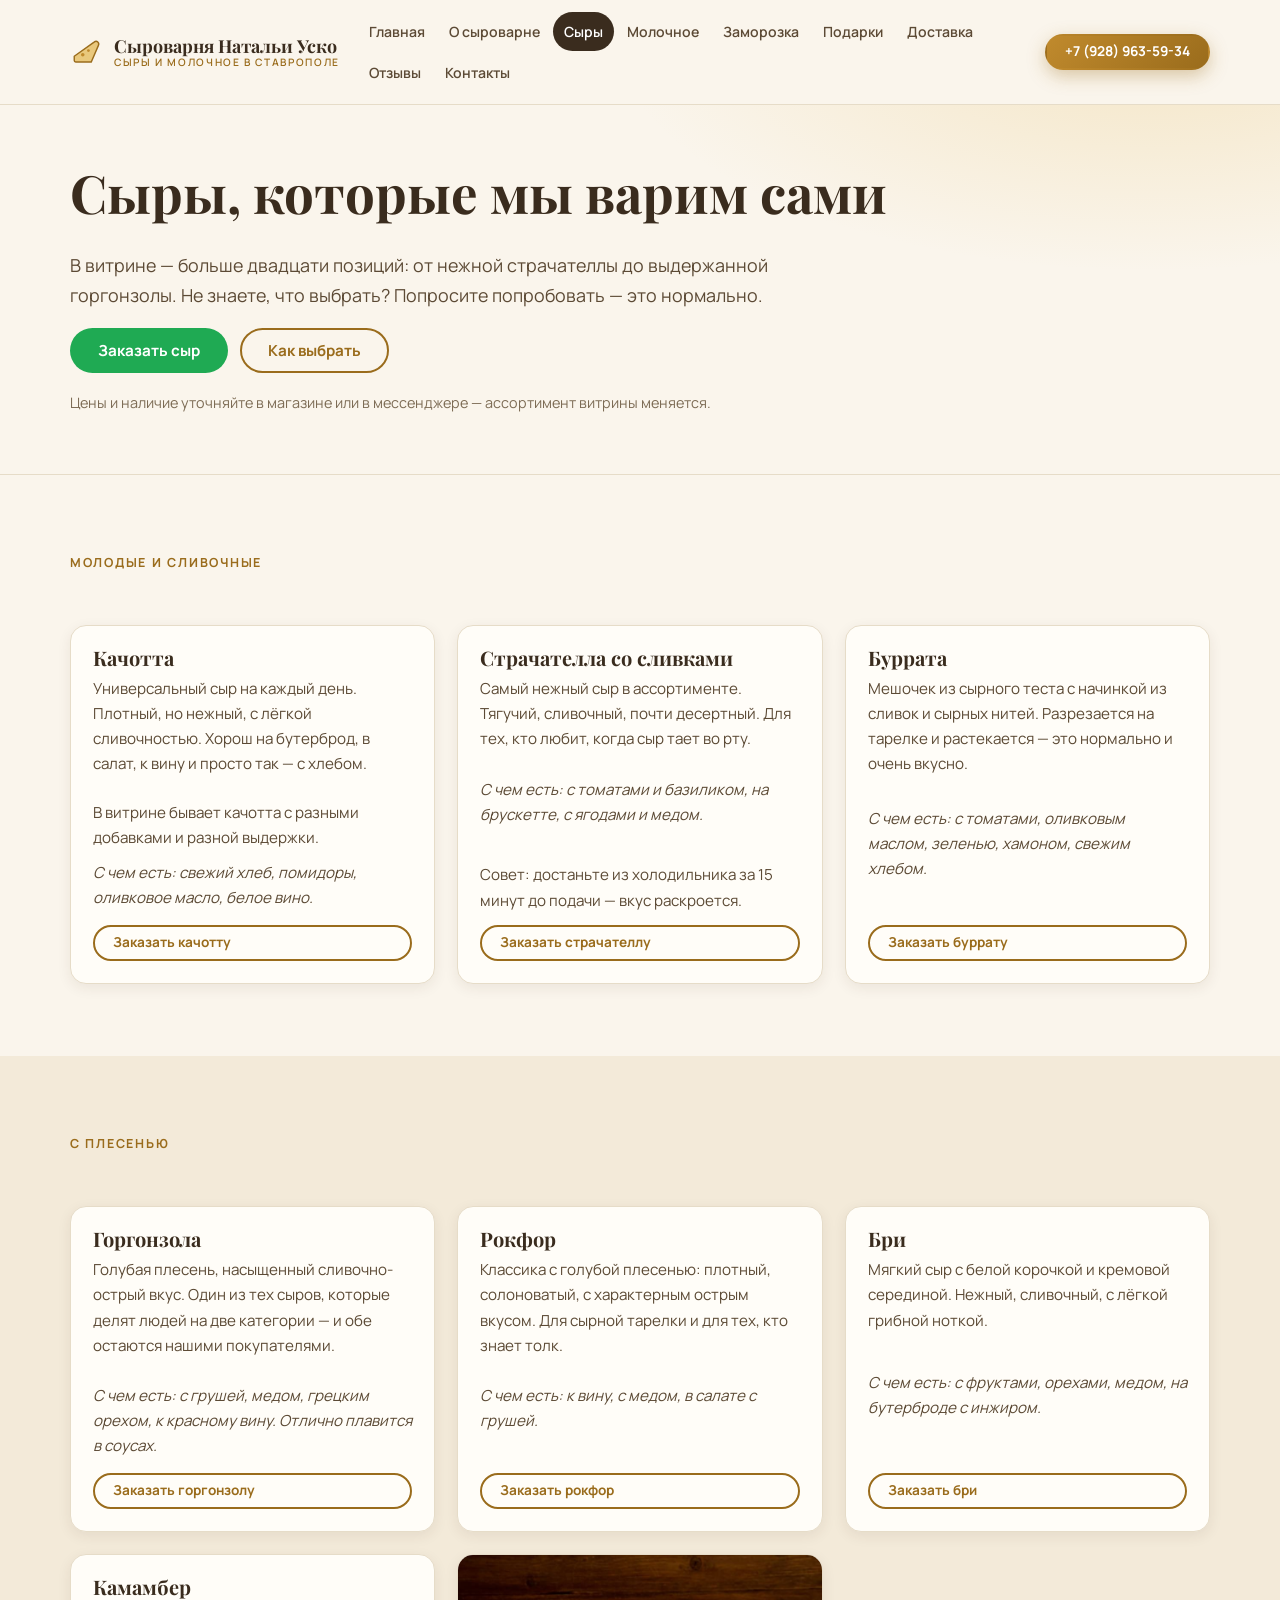
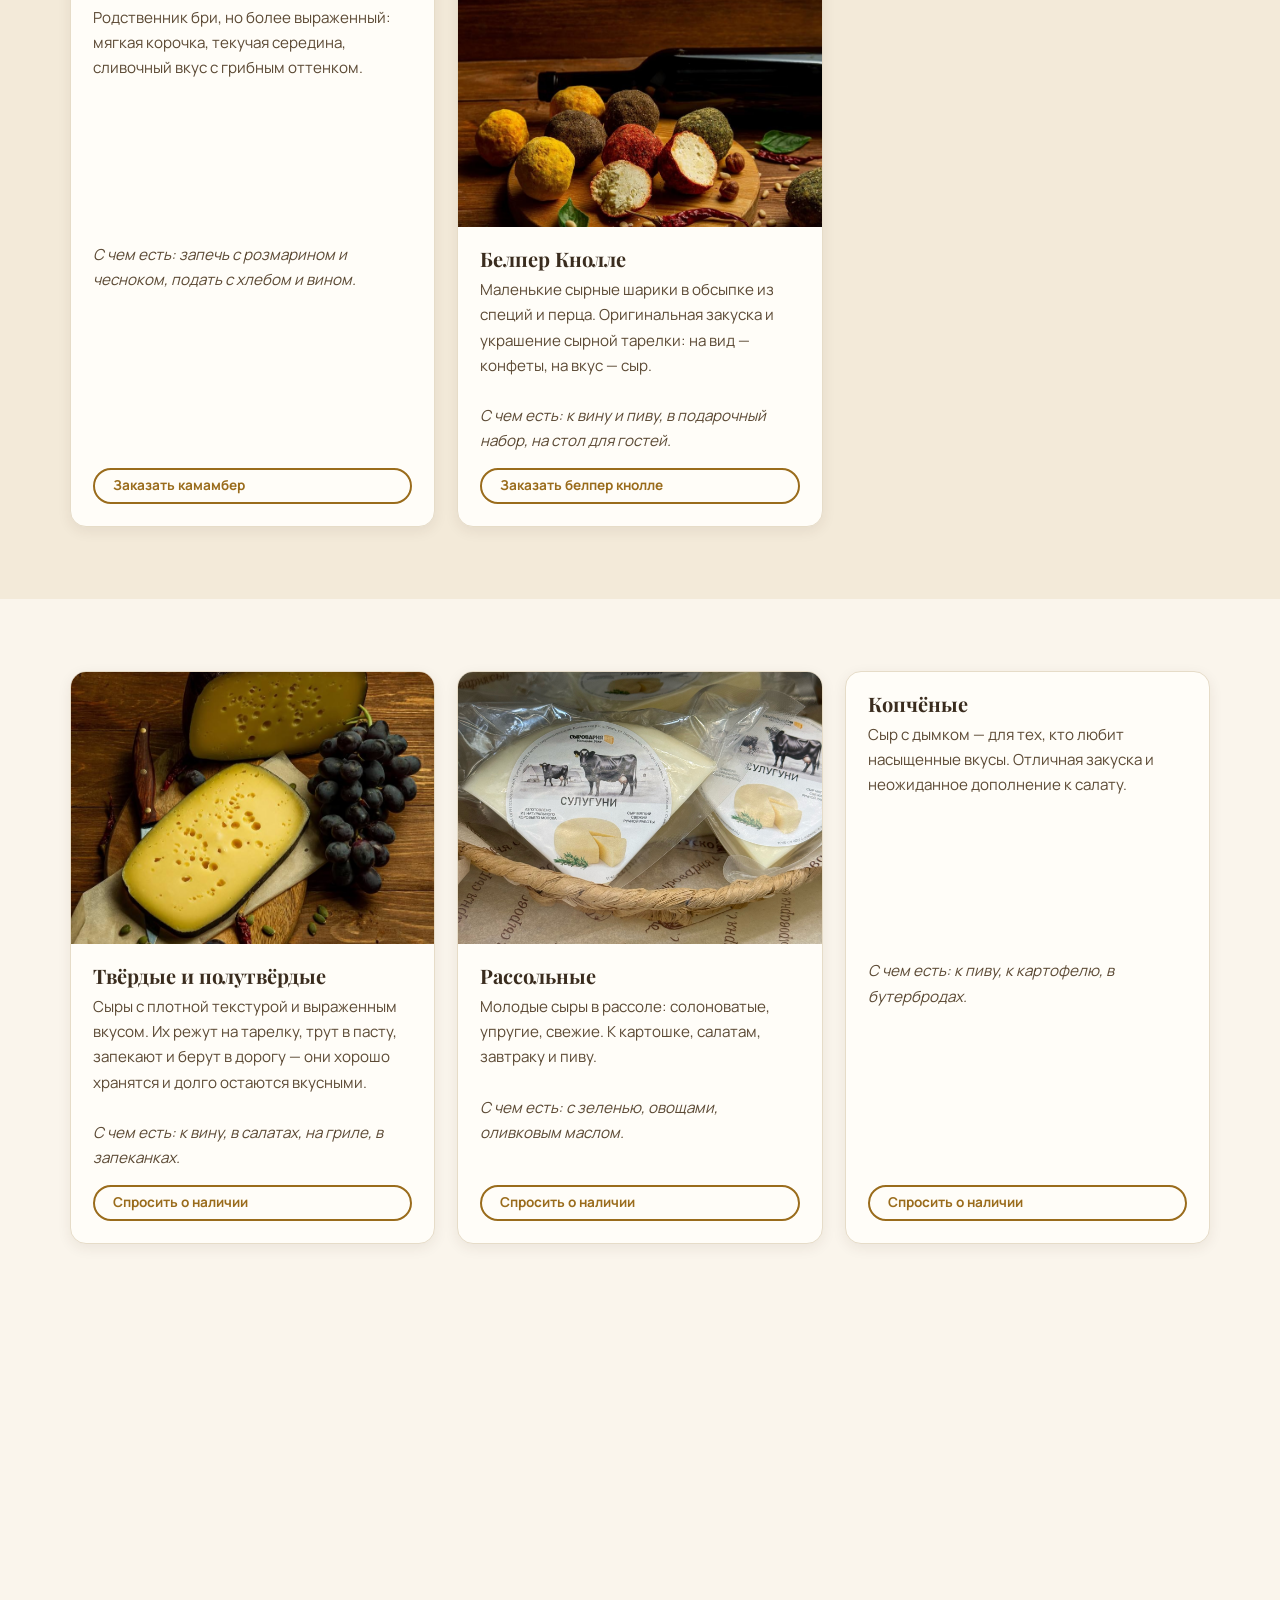
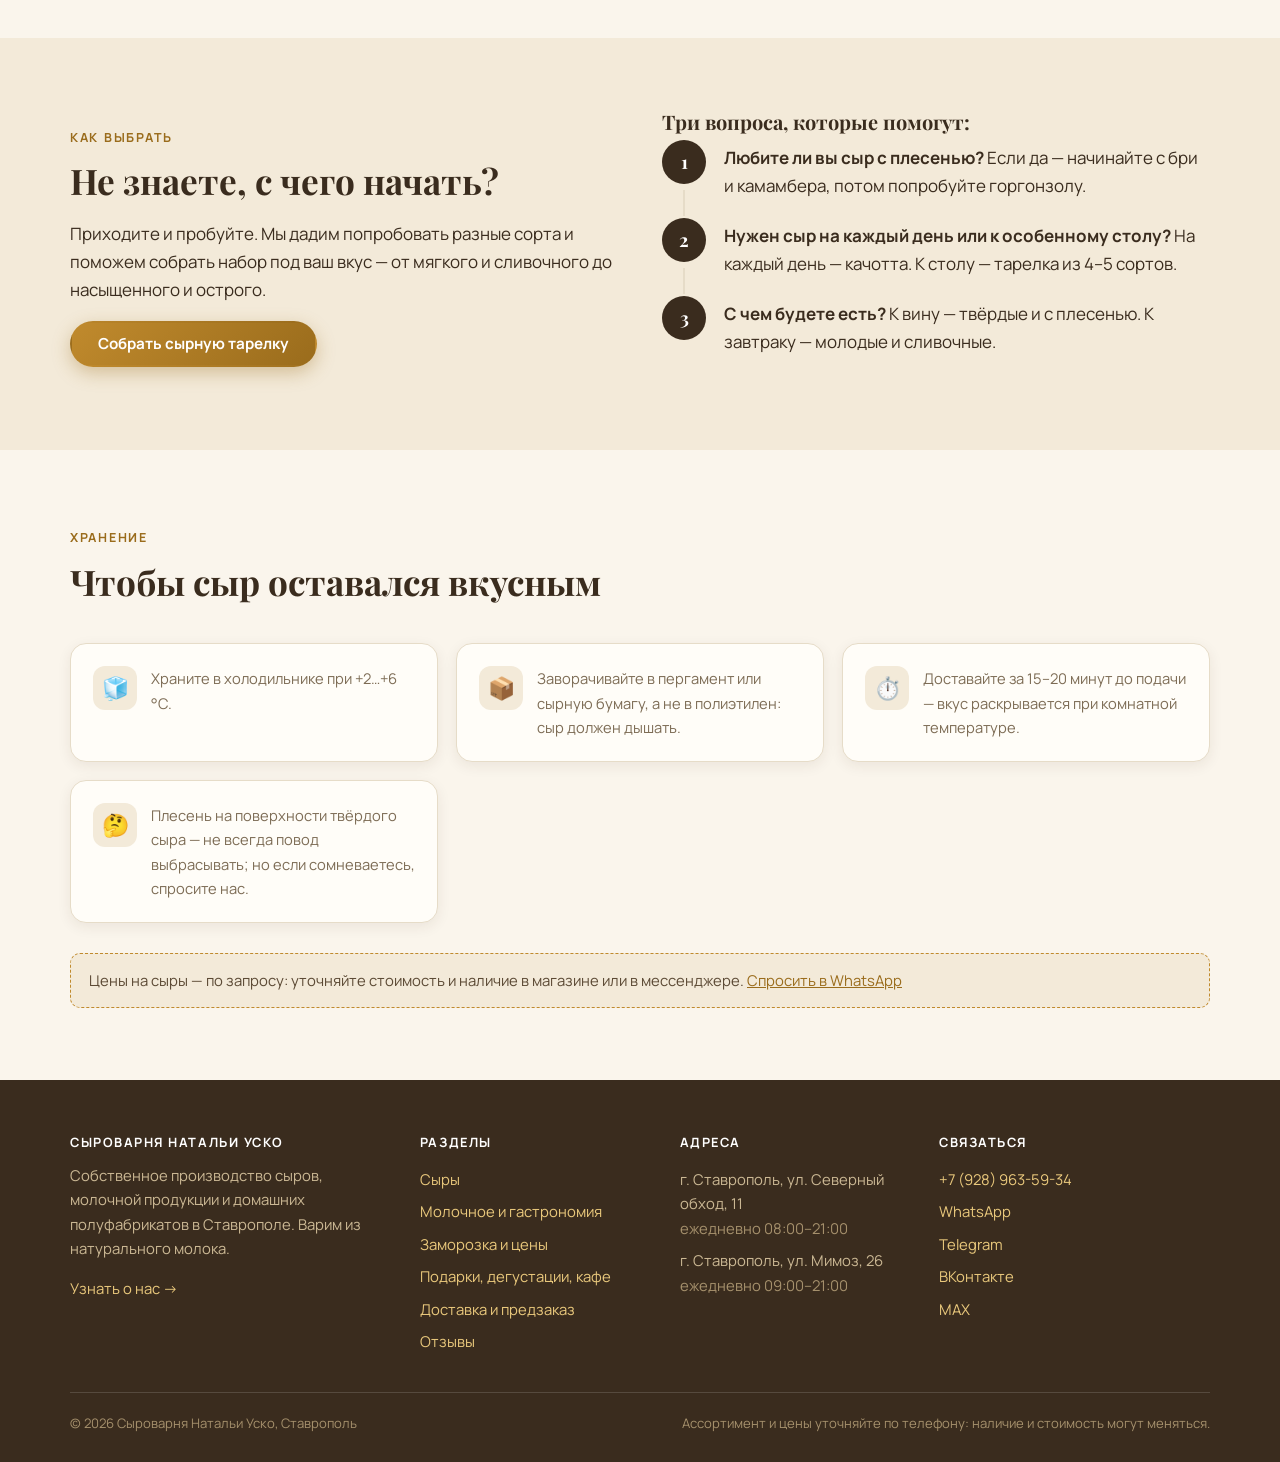
<file: cheeses.html>
<!DOCTYPE html>
<html lang="ru">
<head>
<meta charset="UTF-8">
<meta name="viewport" content="width=device-width, initial-scale=1.0">
<title>Сыры ручной работы в Ставрополе — качотта, буррата, горгонзола | Сыроварня Натальи Уско</title>
<meta name="description" content="Мягкие, твёрдые, рассольные, копчёные и козьи сыры собственного производства. Качотта, страчателла, буррата, горгонзола, рокфор, бри, камамбер, белпер кнолле. Доставка по Ставрополю, дегустация в магазине.">
<link rel="icon" href="assets/favicon.svg" type="image/svg+xml">
<link rel="preconnect" href="https://fonts.googleapis.com">
<link rel="preconnect" href="https://fonts.gstatic.com" crossorigin>
<link href="https://fonts.googleapis.com/css2?family=Playfair+Display:wght@600;700&family=Manrope:wght@400;500;600;700;800&display=swap" rel="stylesheet">
<link rel="stylesheet" href="assets/css/styles.css">
<noscript><style>.reveal{opacity:1 !important;transform:none !important}</style></noscript>
</head>
<body>

<header class="header">
  <div class="container header__inner">
    <a class="logo" href="index.html" aria-label="Сыроварня Натальи Уско — на главную">
      <svg viewBox="0 0 48 48" aria-hidden="true"><path d="M6 30 34 10c4-3 8 1 6 5L30 38H8a2 2 0 0 1-2-2z" fill="#e9c87c" stroke="#9a6c1c" stroke-width="2"/><circle cx="18" cy="28" r="2.5" fill="#c08a2d"/><circle cx="26" cy="22" r="2" fill="#c08a2d"/></svg>
      <span class="logo__name">Сыроварня Натальи Уско<small>сыры и молочное в Ставрополе</small></span>
    </a>
    <button class="burger" aria-label="Открыть меню" aria-expanded="false"><span></span><span></span><span></span></button>
    <nav class="nav" aria-label="Основное меню">
      <a href="index.html">Главная</a>
      <a href="about.html">О сыроварне</a>
      <a href="cheeses.html" class="active">Сыры</a>
      <a href="dairy.html">Молочное</a>
      <a href="frozen.html">Заморозка</a>
      <a href="gifts.html">Подарки</a>
      <a href="delivery.html">Доставка</a>
      <a href="reviews.html">Отзывы</a>
      <a href="contacts.html">Контакты</a>
    </nav>
    <div class="header__cta">
      <a class="btn btn--gold btn--sm" href="tel:+79289635934">+7 (928) 963-59-34</a>
    </div>
  </div>
</header>

<main>

<section class="page-hero">
  <div class="container">
    <h1>Сыры, которые мы варим сами</h1>
    <p class="lead">В витрине — больше двадцати позиций: от нежной страчателлы до выдержанной горгонзолы. Не знаете, что выбрать? Попросите попробовать — это нормально.</p>
    <div class="btn-row">
      <a class="btn btn--wa" href="https://wa.me/79289635934?text=%D0%97%D0%B4%D1%80%D0%B0%D0%B2%D1%81%D1%82%D0%B2%D1%83%D0%B9%D1%82%D0%B5!%20%D0%A5%D0%BE%D1%87%D1%83%20%D0%B7%D0%B0%D0%BA%D0%B0%D0%B7%D0%B0%D1%82%D1%8C%20%D1%81%D1%8B%D1%80" target="_blank" rel="noopener">Заказать сыр</a>
      <a class="btn btn--outline" href="#kak-vybrat">Как выбрать</a>
    </div>
    <p class="hero__note">Цены и наличие уточняйте в магазине или в мессенджере — ассортимент витрины меняется.</p>
  </div>
</section>

<!-- Молодые и сливочные -->
<section class="section">
  <div class="container">
    <div class="section__head reveal"><span class="eyebrow">Молодые и сливочные</span></div>
    <div class="cards">
      <article class="card reveal">
        <div class="card__body">
          <h3>Качотта</h3>
          <p>Универсальный сыр на каждый день. Плотный, но нежный, с лёгкой сливочностью. Хорош на бутерброд, в салат, к вину и просто так — с хлебом.</p>
          <p class="card__meta">В витрине бывает качотта с разными добавками и разной выдержки.</p>
          <p class="card__pair">С чем есть: свежий хлеб, помидоры, оливковое масло, белое вино.</p>
          <a class="btn btn--outline btn--sm" href="https://wa.me/79289635934?text=%D0%97%D0%B4%D1%80%D0%B0%D0%B2%D1%81%D1%82%D0%B2%D1%83%D0%B9%D1%82%D0%B5!%20%D0%A5%D0%BE%D1%87%D1%83%20%D0%B7%D0%B0%D0%BA%D0%B0%D0%B7%D0%B0%D1%82%D1%8C%20%D0%BA%D0%B0%D1%87%D0%BE%D1%82%D1%82%D1%83" target="_blank" rel="noopener">Заказать качотту</a>
        </div>
      </article>
      <article class="card reveal">
        <div class="card__body">
          <h3>Страчателла со сливками</h3>
          <p>Самый нежный сыр в ассортименте. Тягучий, сливочный, почти десертный. Для тех, кто любит, когда сыр тает во рту.</p>
          <p class="card__pair">С чем есть: с томатами и базиликом, на брускетте, с ягодами и медом.</p>
          <p class="card__meta">Совет: достаньте из холодильника за 15 минут до подачи — вкус раскроется.</p>
          <a class="btn btn--outline btn--sm" href="https://wa.me/79289635934?text=%D0%97%D0%B4%D1%80%D0%B0%D0%B2%D1%81%D1%82%D0%B2%D1%83%D0%B9%D1%82%D0%B5!%20%D0%A5%D0%BE%D1%87%D1%83%20%D0%B7%D0%B0%D0%BA%D0%B0%D0%B7%D0%B0%D1%82%D1%8C%20%D1%81%D1%82%D1%80%D0%B0%D1%87%D0%B0%D1%82%D0%B5%D0%BB%D0%BB%D1%83" target="_blank" rel="noopener">Заказать страчателлу</a>
        </div>
      </article>
      <article class="card reveal">
        <div class="card__body">
          <h3>Буррата</h3>
          <p>Мешочек из сырного теста с начинкой из сливок и сырных нитей. Разрезается на тарелке и растекается — это нормально и очень вкусно.</p>
          <p class="card__pair">С чем есть: с томатами, оливковым маслом, зеленью, хамоном, свежим хлебом.</p>
          <a class="btn btn--outline btn--sm" href="https://wa.me/79289635934?text=%D0%97%D0%B4%D1%80%D0%B0%D0%B2%D1%81%D1%82%D0%B2%D1%83%D0%B9%D1%82%D0%B5!%20%D0%A5%D0%BE%D1%87%D1%83%20%D0%B7%D0%B0%D0%BA%D0%B0%D0%B7%D0%B0%D1%82%D1%8C%20%D0%B1%D1%83%D1%80%D1%80%D0%B0%D1%82%D1%83" target="_blank" rel="noopener">Заказать буррату</a>
        </div>
      </article>
    </div>
  </div>
</section>

<!-- С плесенью -->
<section class="section section--alt">
  <div class="container">
    <div class="section__head reveal"><span class="eyebrow">С плесенью</span></div>
    <div class="cards">
      <article class="card reveal">
        <div class="card__body">
          <h3>Горгонзола</h3>
          <p>Голубая плесень, насыщенный сливочно-острый вкус. Один из тех сыров, которые делят людей на две категории — и обе остаются нашими покупателями.</p>
          <p class="card__pair">С чем есть: с грушей, медом, грецким орехом, к красному вину. Отлично плавится в соусах.</p>
          <a class="btn btn--outline btn--sm" href="https://wa.me/79289635934?text=%D0%97%D0%B4%D1%80%D0%B0%D0%B2%D1%81%D1%82%D0%B2%D1%83%D0%B9%D1%82%D0%B5!%20%D0%A5%D0%BE%D1%87%D1%83%20%D0%B7%D0%B0%D0%BA%D0%B0%D0%B7%D0%B0%D1%82%D1%8C%20%D0%B3%D0%BE%D1%80%D0%B3%D0%BE%D0%BD%D0%B7%D0%BE%D0%BB%D1%83" target="_blank" rel="noopener">Заказать горгонзолу</a>
        </div>
      </article>
      <article class="card reveal">
        <div class="card__body">
          <h3>Рокфор</h3>
          <p>Классика с голубой плесенью: плотный, солоноватый, с характерным острым вкусом. Для сырной тарелки и для тех, кто знает толк.</p>
          <p class="card__pair">С чем есть: к вину, с медом, в салате с грушей.</p>
          <a class="btn btn--outline btn--sm" href="https://wa.me/79289635934?text=%D0%97%D0%B4%D1%80%D0%B0%D0%B2%D1%81%D1%82%D0%B2%D1%83%D0%B9%D1%82%D0%B5!%20%D0%A5%D0%BE%D1%87%D1%83%20%D0%B7%D0%B0%D0%BA%D0%B0%D0%B7%D0%B0%D1%82%D1%8C%20%D1%80%D0%BE%D0%BA%D1%84%D0%BE%D1%80" target="_blank" rel="noopener">Заказать рокфор</a>
        </div>
      </article>
      <article class="card reveal">
        <div class="card__body">
          <h3>Бри</h3>
          <p>Мягкий сыр с белой корочкой и кремовой серединой. Нежный, сливочный, с лёгкой грибной ноткой.</p>
          <p class="card__pair">С чем есть: с фруктами, орехами, медом, на бутерброде с инжиром.</p>
          <a class="btn btn--outline btn--sm" href="https://wa.me/79289635934?text=%D0%97%D0%B4%D1%80%D0%B0%D0%B2%D1%81%D1%82%D0%B2%D1%83%D0%B9%D1%82%D0%B5!%20%D0%A5%D0%BE%D1%87%D1%83%20%D0%B7%D0%B0%D0%BA%D0%B0%D0%B7%D0%B0%D1%82%D1%8C%20%D0%B1%D1%80%D0%B8" target="_blank" rel="noopener">Заказать бри</a>
        </div>
      </article>
      <article class="card reveal">
        <div class="card__body">
          <h3>Камамбер</h3>
          <p>Родственник бри, но более выраженный: мягкая корочка, текучая середина, сливочный вкус с грибным оттенком.</p>
          <p class="card__pair">С чем есть: запечь с розмарином и чесноком, подать с хлебом и вином.</p>
          <a class="btn btn--outline btn--sm" href="https://wa.me/79289635934?text=%D0%97%D0%B4%D1%80%D0%B0%D0%B2%D1%81%D1%82%D0%B2%D1%83%D0%B9%D1%82%D0%B5!%20%D0%A5%D0%BE%D1%87%D1%83%20%D0%B7%D0%B0%D0%BA%D0%B0%D0%B7%D0%B0%D1%82%D1%8C%20%D0%BA%D0%B0%D0%BC%D0%B0%D0%BC%D0%B1%D0%B5%D1%80" target="_blank" rel="noopener">Заказать камамбер</a>
        </div>
      </article>
      <article class="card reveal">
        <img class="card__img" src="assets/img/beller.jpg" alt="Сырные шарики в обсыпке из специй на доске с вином">
        <div class="card__body">
          <h3>Белпер Кнолле</h3>
          <p>Маленькие сырные шарики в обсыпке из специй и перца. Оригинальная закуска и украшение сырной тарелки: на вид — конфеты, на вкус — сыр.</p>
          <p class="card__pair">С чем есть: к вину и пиву, в подарочный набор, на стол для гостей.</p>
          <a class="btn btn--outline btn--sm" href="https://wa.me/79289635934?text=%D0%97%D0%B4%D1%80%D0%B0%D0%B2%D1%81%D1%82%D0%B2%D1%83%D0%B9%D1%82%D0%B5!%20%D0%A5%D0%BE%D1%87%D1%83%20%D0%B7%D0%B0%D0%BA%D0%B0%D0%B7%D0%B0%D1%82%D1%8C%20%D0%B1%D0%B5%D0%BB%D0%BF%D0%B5%D1%80%20%D0%BA%D0%BD%D0%BE%D0%BB%D0%BB%D0%B5" target="_blank" rel="noopener">Заказать белпер кнолле</a>
        </div>
      </article>
    </div>
  </div>
</section>

<!-- Твёрдые, рассольные, копчёные, козий -->
<section class="section">
  <div class="container">
    <div class="cards">
      <article class="card reveal">
        <img class="card__img" src="assets/img/hero-cheese.jpg" alt="Твёрдый сыр с виноградом и ножом">
        <div class="card__body">
          <h3>Твёрдые и полутвёрдые</h3>
          <p>Сыры с плотной текстурой и выраженным вкусом. Их режут на тарелку, трут в пасту, запекают и берут в дорогу — они хорошо хранятся и долго остаются вкусными.</p>
          <p class="card__pair">С чем есть: к вину, в салатах, на гриле, в запеканках.</p>
          <a class="btn btn--outline btn--sm" href="https://wa.me/79289635934?text=%D0%97%D0%B4%D1%80%D0%B0%D0%B2%D1%81%D1%82%D0%B2%D1%83%D0%B9%D1%82%D0%B5!%20%D0%A3%D1%82%D0%BE%D1%87%D0%BD%D0%B8%D1%82%D0%B5%20%D0%BF%D0%BE%D0%B6%D0%B0%D0%BB%D1%83%D0%B9%D1%81%D1%82%D0%B0%20%D0%BD%D0%B0%D0%BB%D0%B8%D1%87%D0%B8%D0%B5%20%D1%82%D0%B2%D1%91%D1%80%D0%B4%D1%8B%D1%85%20%D1%81%D1%8B%D1%80%D0%BE%D0%B2" target="_blank" rel="noopener">Спросить о наличии</a>
        </div>
      </article>
      <article class="card reveal">
        <img class="card__img" src="assets/img/suluguni.jpg" alt="Сулугуни собственного производства в упаковке">
        <div class="card__body">
          <h3>Рассольные</h3>
          <p>Молодые сыры в рассоле: солоноватые, упругие, свежие. К картошке, салатам, завтраку и пиву.</p>
          <p class="card__pair">С чем есть: с зеленью, овощами, оливковым маслом.</p>
          <a class="btn btn--outline btn--sm" href="https://wa.me/79289635934?text=%D0%97%D0%B4%D1%80%D0%B0%D0%B2%D1%81%D1%82%D0%B2%D1%83%D0%B9%D1%82%D0%B5!%20%D0%A3%D1%82%D0%BE%D1%87%D0%BD%D0%B8%D1%82%D0%B5%20%D0%BF%D0%BE%D0%B6%D0%B0%D0%BB%D1%83%D0%B9%D1%81%D1%82%D0%B0%20%D0%BD%D0%B0%D0%BB%D0%B8%D1%87%D0%B8%D0%B5%20%D1%80%D0%B0%D1%81%D1%81%D0%BE%D0%BB%D1%8C%D0%BD%D1%8B%D1%85%20%D1%81%D1%8B%D1%80%D0%BE%D0%B2" target="_blank" rel="noopener">Спросить о наличии</a>
        </div>
      </article>
      <article class="card reveal">
        <div class="card__body">
          <h3>Копчёные</h3>
          <p>Сыр с дымком — для тех, кто любит насыщенные вкусы. Отличная закуска и неожиданное дополнение к салату.</p>
          <p class="card__pair">С чем есть: к пиву, к картофелю, в бутербродах.</p>
          <a class="btn btn--outline btn--sm" href="https://wa.me/79289635934?text=%D0%97%D0%B4%D1%80%D0%B0%D0%B2%D1%81%D1%82%D0%B2%D1%83%D0%B9%D1%82%D0%B5!%20%D0%A3%D1%82%D0%BE%D1%87%D0%BD%D0%B8%D1%82%D0%B5%20%D0%BF%D0%BE%D0%B6%D0%B0%D0%BB%D1%83%D0%B9%D1%81%D1%82%D0%B0%20%D0%BD%D0%B0%D0%BB%D0%B8%D1%87%D0%B8%D0%B5%20%D0%BA%D0%BE%D0%BF%D1%87%D1%91%D0%BD%D1%8B%D1%85%20%D1%81%D1%8B%D1%80%D0%BE%D0%B2" target="_blank" rel="noopener">Спросить о наличии</a>
        </div>
      </article>
      <article class="card reveal">
        <div class="card__body">
          <h3>Козий сыр</h3>
          <p>Нежный, чуть острый, с характерным козьим вкусом. Для тех, кто ценит необычные сыры и хочет попробовать что-то кроме привычного.</p>
          <p class="card__pair">С чем есть: с медом, орехами, свеклой, к белому вину.</p>
          <a class="btn btn--outline btn--sm" href="https://wa.me/79289635934?text=%D0%97%D0%B4%D1%80%D0%B0%D0%B2%D1%81%D1%82%D0%B2%D1%83%D0%B9%D1%82%D0%B5!%20%D0%A3%D1%82%D0%BE%D1%87%D0%BD%D0%B8%D1%82%D0%B5%20%D0%BF%D0%BE%D0%B6%D0%B0%D0%BB%D1%83%D0%B9%D1%81%D1%82%D0%B0%20%D0%BD%D0%B0%D0%BB%D0%B8%D1%87%D0%B8%D0%B5%20%D0%BA%D0%BE%D0%B7%D1%8C%D0%B5%D0%B3%D0%BE%20%D1%81%D1%8B%D1%80%D0%B0" target="_blank" rel="noopener">Спросить о наличии</a>
        </div>
      </article>
    </div>
  </div>
</section>

<!-- Как выбрать -->
<section class="section section--alt" id="kak-vybrat">
  <div class="container split">
    <div>
      <span class="eyebrow">Как выбрать</span>
      <h2>Не знаете, с чего начать?</h2>
      <p>Приходите и пробуйте. Мы дадим попробовать разные сорта и поможем собрать набор под ваш вкус — от мягкого и сливочного до насыщенного и острого.</p>
      <a class="btn btn--gold" href="gifts.html">Собрать сырную тарелку</a>
    </div>
    <div>
      <h3>Три вопроса, которые помогут:</h3>
      <ol class="steps">
        <li><strong>Любите ли вы сыр с плесенью?</strong> Если да — начинайте с бри и камамбера, потом попробуйте горгонзолу.</li>
        <li><strong>Нужен сыр на каждый день или к особенному столу?</strong> На каждый день — качотта. К столу — тарелка из 4–5 сортов.</li>
        <li><strong>С чем будете есть?</strong> К вину — твёрдые и с плесенью. К завтраку — молодые и сливочные.</li>
      </ol>
    </div>
  </div>
</section>

<!-- Хранение -->
<section class="section">
  <div class="container">
    <div class="section__head reveal">
      <span class="eyebrow">Хранение</span>
      <h2>Чтобы сыр оставался вкусным</h2>
    </div>
    <div class="usp">
      <div class="usp__card reveal"><div class="usp__icon">🧊</div><div><p class="mb0">Храните в холодильнике при +2…+6 °C.</p></div></div>
      <div class="usp__card reveal"><div class="usp__icon">📦</div><div><p class="mb0">Заворачивайте в пергамент или сырную бумагу, а не в полиэтилен: сыр должен дышать.</p></div></div>
      <div class="usp__card reveal"><div class="usp__icon">⏱️</div><div><p class="mb0">Доставайте за 15–20 минут до подачи — вкус раскрывается при комнатной температуре.</p></div></div>
      <div class="usp__card reveal"><div class="usp__icon">🤔</div><div><p class="mb0">Плесень на поверхности твёрдого сыра — не всегда повод выбрасывать; но если сомневаетесь, спросите нас.</p></div></div>
    </div>
    <div class="notice mt30">
      Цены на сыры — по запросу: уточняйте стоимость и наличие в магазине или в мессенджере.
      <a href="https://wa.me/79289635934" target="_blank" rel="noopener">Спросить в WhatsApp</a>
    </div>
  </div>
</section>

</main>

<footer class="footer">
  <div class="container">
    <div class="footer__grid">
      <div>
        <h4>Сыроварня Натальи Уско</h4>
        <p>Собственное производство сыров, молочной продукции и домашних полуфабрикатов в Ставрополе. Варим из натурального молока.</p>
        <p><a href="about.html">Узнать о нас →</a></p>
      </div>
      <div>
        <h4>Разделы</h4>
        <ul>
          <li><a href="cheeses.html">Сыры</a></li>
          <li><a href="dairy.html">Молочное и гастрономия</a></li>
          <li><a href="frozen.html">Заморозка и цены</a></li>
          <li><a href="gifts.html">Подарки, дегустации, кафе</a></li>
          <li><a href="delivery.html">Доставка и предзаказ</a></li>
          <li><a href="reviews.html">Отзывы</a></li>
        </ul>
      </div>
      <div>
        <h4>Адреса</h4>
        <ul>
          <li>г. Ставрополь, ул. Северный обход, 11<br><span style="color:#a5906c">ежедневно 08:00–21:00</span></li>
          <li>г. Ставрополь, ул. Мимоз, 26<br><span style="color:#a5906c">ежедневно 09:00–21:00</span></li>
        </ul>
      </div>
      <div>
        <h4>Связаться</h4>
        <ul>
          <li><a href="tel:+79289635934">+7 (928) 963-59-34</a></li>
          <li><a href="https://wa.me/79289635934" target="_blank" rel="noopener">WhatsApp</a></li>
          <li><a href="https://t.me/cheese_natalia26" target="_blank" rel="noopener">Telegram</a></li>
          <li><a href="https://vk.com/cheese_natalia26stav" target="_blank" rel="noopener">ВКонтакте</a></li>
          <li><a href="https://max.ru/join/6MFsu3yxiv_osnzlAk4IUMqbavwFMB9rgd6xY9XguCs" target="_blank" rel="noopener">MAX</a></li>
        </ul>
      </div>
    </div>
    <div class="footer__bottom">
      <span>© <span id="year"></span> Сыроварня Натальи Уско, Ставрополь</span>
      <span>Ассортимент и цены уточняйте по телефону: наличие и стоимость могут меняться.</span>
    </div>
  </div>
</footer>

<script src="assets/js/main.js"></script>
</body>
</html>
</file>
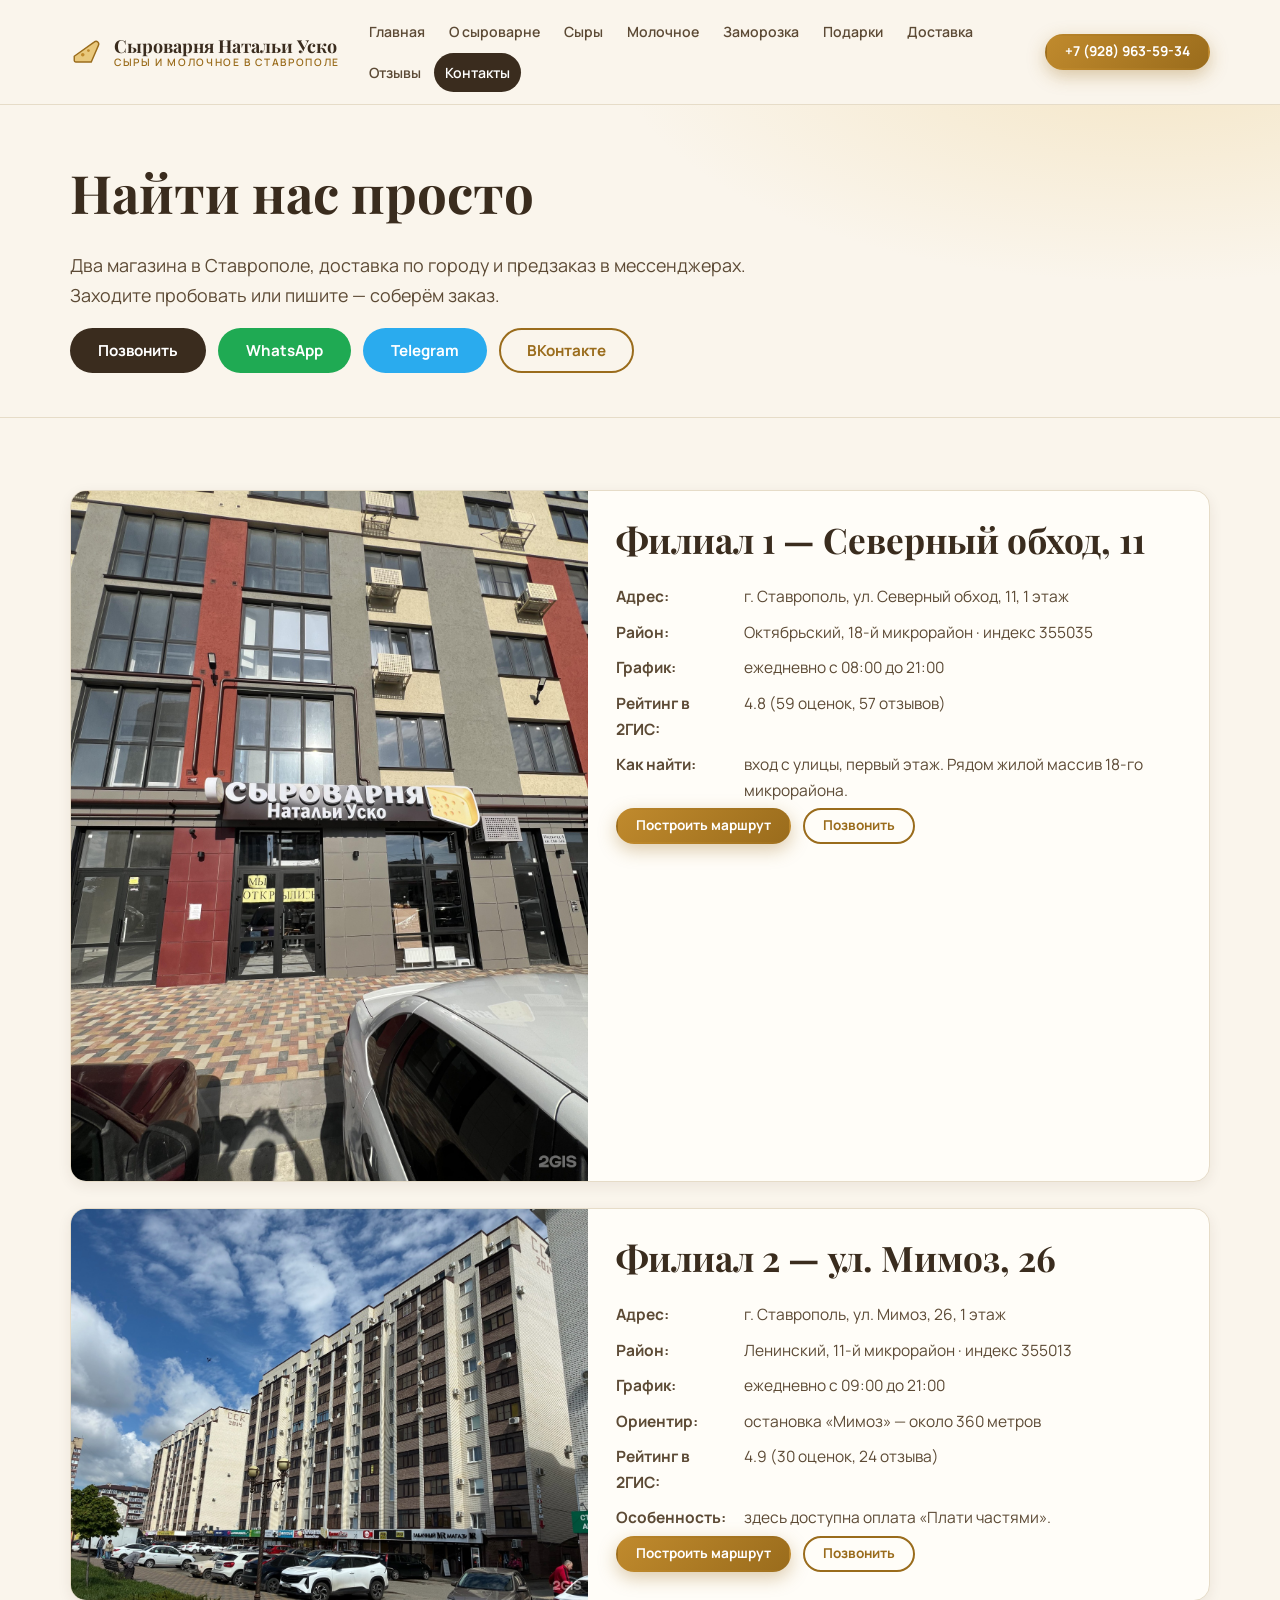
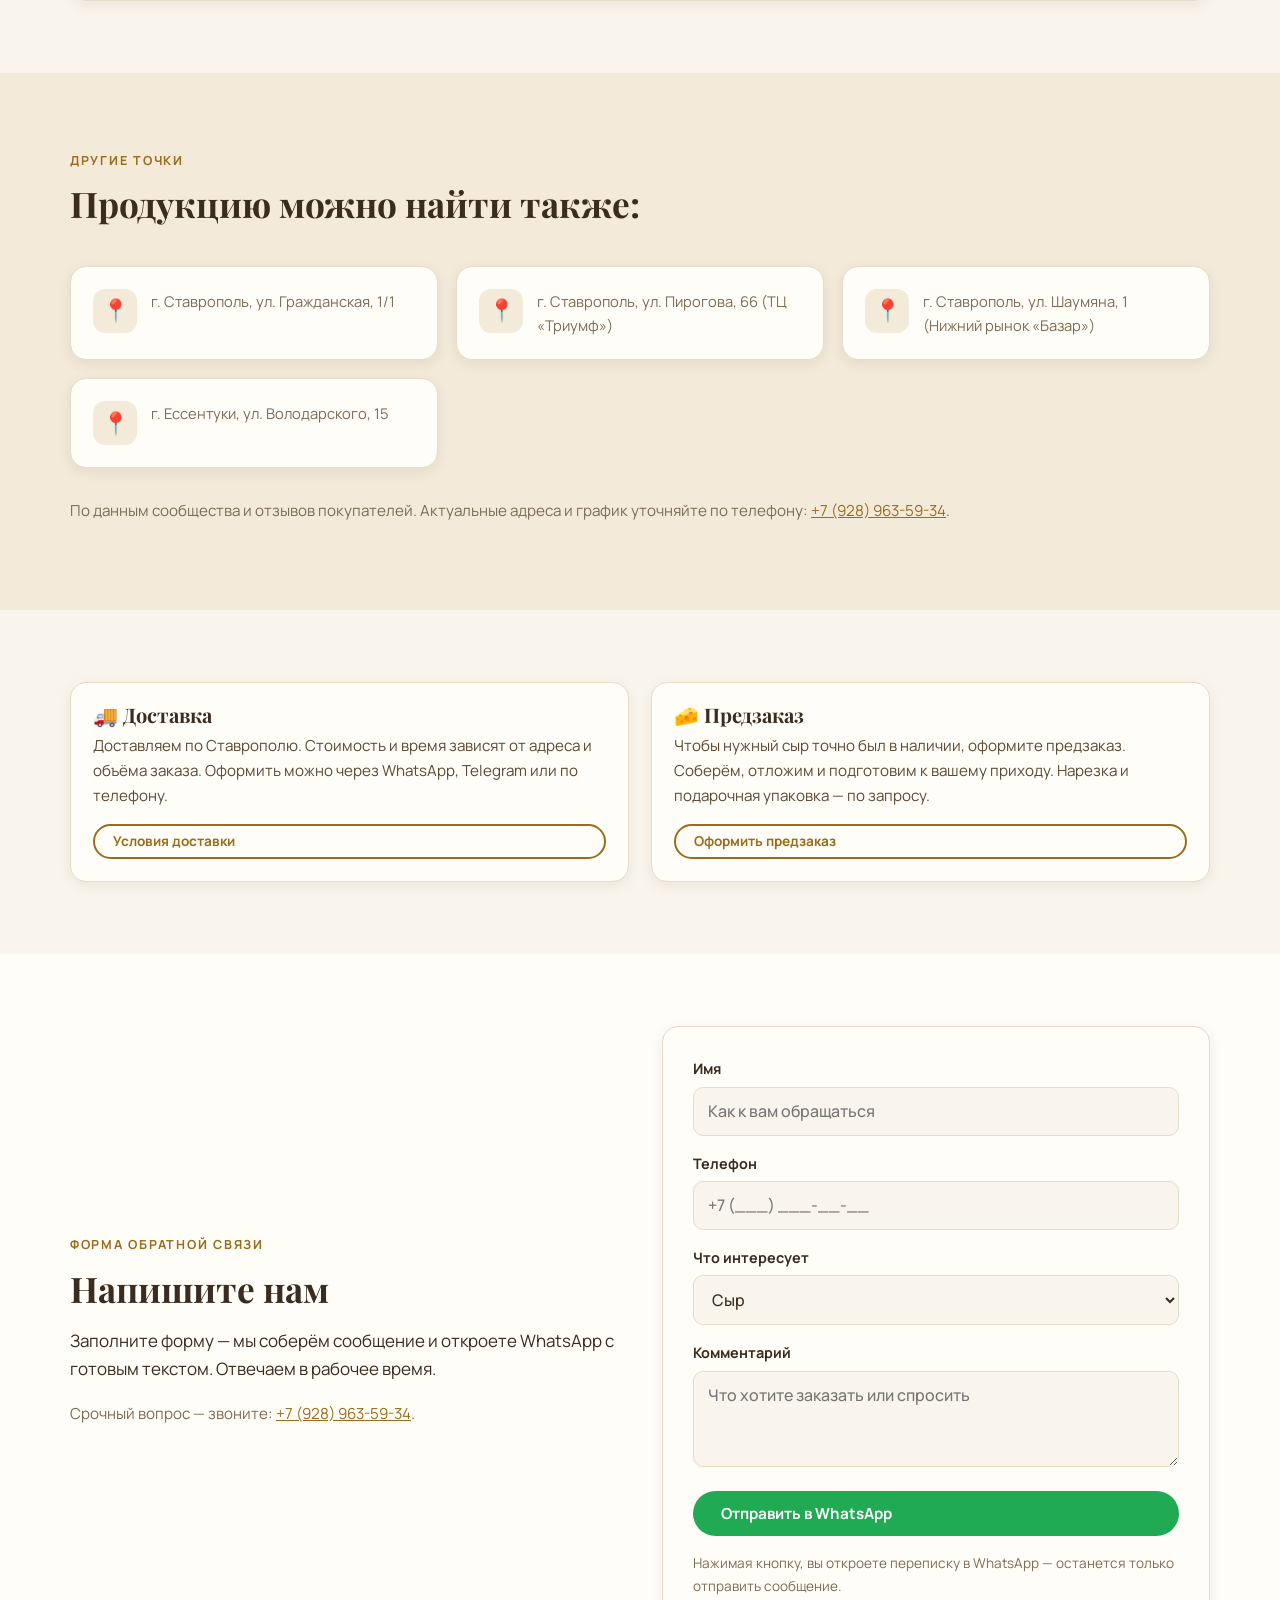
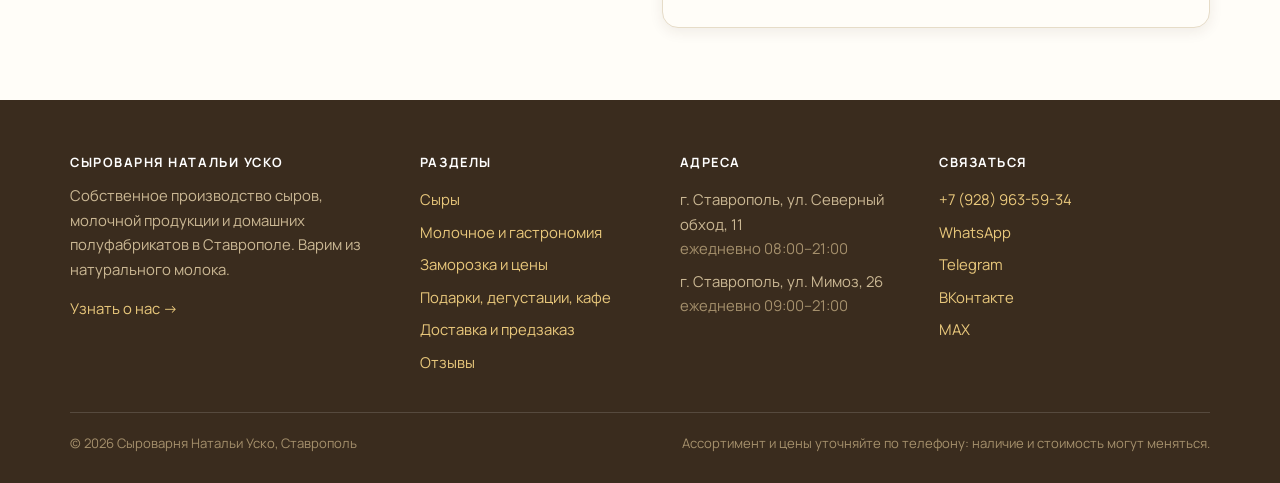
<file: contacts.html>
<!DOCTYPE html>
<html lang="ru">
<head>
<meta charset="UTF-8">
<meta name="viewport" content="width=device-width, initial-scale=1.0">
<title>Адреса магазинов Сыроварни Натальи Уско в Ставрополе и контакты</title>
<meta name="description" content="Северный обход, 11 и ул. Мимоз, 26 в Ставрополе. Ежедневно до 21:00. Телефон +7 (928) 963-59-34, WhatsApp, Telegram, ВКонтакте. Доставка и предзаказ.">
<link rel="icon" href="assets/favicon.svg" type="image/svg+xml">
<link rel="preconnect" href="https://fonts.googleapis.com">
<link rel="preconnect" href="https://fonts.gstatic.com" crossorigin>
<link href="https://fonts.googleapis.com/css2?family=Playfair+Display:wght@600;700&family=Manrope:wght@400;500;600;700;800&display=swap" rel="stylesheet">
<link rel="stylesheet" href="assets/css/styles.css">
<noscript><style>.reveal{opacity:1 !important;transform:none !important}</style></noscript>
</head>
<body>

<header class="header">
  <div class="container header__inner">
    <a class="logo" href="index.html" aria-label="Сыроварня Натальи Уско — на главную">
      <svg viewBox="0 0 48 48" aria-hidden="true"><path d="M6 30 34 10c4-3 8 1 6 5L30 38H8a2 2 0 0 1-2-2z" fill="#e9c87c" stroke="#9a6c1c" stroke-width="2"/><circle cx="18" cy="28" r="2.5" fill="#c08a2d"/><circle cx="26" cy="22" r="2" fill="#c08a2d"/></svg>
      <span class="logo__name">Сыроварня Натальи Уско<small>сыры и молочное в Ставрополе</small></span>
    </a>
    <button class="burger" aria-label="Открыть меню" aria-expanded="false"><span></span><span></span><span></span></button>
    <nav class="nav" aria-label="Основное меню">
      <a href="index.html">Главная</a>
      <a href="about.html">О сыроварне</a>
      <a href="cheeses.html">Сыры</a>
      <a href="dairy.html">Молочное</a>
      <a href="frozen.html">Заморозка</a>
      <a href="gifts.html">Подарки</a>
      <a href="delivery.html">Доставка</a>
      <a href="reviews.html">Отзывы</a>
      <a href="contacts.html" class="active">Контакты</a>
    </nav>
    <div class="header__cta">
      <a class="btn btn--gold btn--sm" href="tel:+79289635934">+7 (928) 963-59-34</a>
    </div>
  </div>
</header>

<main>

<section class="page-hero">
  <div class="container">
    <h1>Найти нас просто</h1>
    <p class="lead">Два магазина в Ставрополе, доставка по городу и предзаказ в мессенджерах. Заходите пробовать или пишите — соберём заказ.</p>
    <div class="btn-row">
      <a class="btn btn--dark" href="tel:+79289635934">Позвонить</a>
      <a class="btn btn--wa" href="https://wa.me/79289635934" target="_blank" rel="noopener">WhatsApp</a>
      <a class="btn btn--tg" href="https://t.me/cheese_natalia26" target="_blank" rel="noopener">Telegram</a>
      <a class="btn btn--outline" href="https://vk.com/cheese_natalia26stav" target="_blank" rel="noopener">ВКонтакте</a>
    </div>
  </div>
</section>

<!-- Филиалы -->
<section class="section">
  <div class="container" style="display:grid;gap:26px">

    <article class="branch reveal">
      <img src="assets/img/storefront.jpg" alt="Фасад магазина «Сыроварня Натальи Уско» на Северном обходе, 11">
      <div class="branch__body">
        <h2>Филиал 1 — Северный обход, 11</h2>
        <div class="branch__row"><b>Адрес:</b><span>г. Ставрополь, ул. Северный обход, 11, 1 этаж</span></div>
        <div class="branch__row"><b>Район:</b><span>Октябрьский, 18-й микрорайон · индекс 355035</span></div>
        <div class="branch__row"><b>График:</b><span>ежедневно с 08:00 до 21:00</span></div>
        <div class="branch__row"><b>Рейтинг в 2ГИС:</b><span>4.8 (59 оценок, 57 отзывов)</span></div>
        <div class="branch__row"><b>Как найти:</b><span>вход с улицы, первый этаж. Рядом жилой массив 18-го микрорайона.</span></div>
        <div class="btn-row">
          <a class="btn btn--gold btn--sm" href="https://yandex.ru/maps/?text=%D0%A1%D1%82%D0%B0%D0%B2%D1%80%D0%BE%D0%BF%D0%BE%D0%BB%D1%8C%2C%20%D0%A1%D0%B5%D0%B2%D0%B5%D1%80%D0%BD%D1%8B%D0%B9%20%D0%BE%D0%B1%D1%85%D0%BE%D0%B4%2C%2011" target="_blank" rel="noopener">Построить маршрут</a>
          <a class="btn btn--outline btn--sm" href="tel:+79289635934">Позвонить</a>
        </div>
      </div>
    </article>

    <article class="branch reveal">
      <img src="assets/img/mimoz-building.jpg" alt="Здание на улице Мимоз, 26 в Ставрополе, где находится магазин сыроварни">
      <div class="branch__body">
        <h2>Филиал 2 — ул. Мимоз, 26</h2>
        <div class="branch__row"><b>Адрес:</b><span>г. Ставрополь, ул. Мимоз, 26, 1 этаж</span></div>
        <div class="branch__row"><b>Район:</b><span>Ленинский, 11-й микрорайон · индекс 355013</span></div>
        <div class="branch__row"><b>График:</b><span>ежедневно с 09:00 до 21:00</span></div>
        <div class="branch__row"><b>Ориентир:</b><span>остановка «Мимоз» — около 360 метров</span></div>
        <div class="branch__row"><b>Рейтинг в 2ГИС:</b><span>4.9 (30 оценок, 24 отзыва)</span></div>
        <div class="branch__row"><b>Особенность:</b><span>здесь доступна оплата «Плати частями».</span></div>
        <div class="btn-row">
          <a class="btn btn--gold btn--sm" href="https://yandex.ru/maps/?text=%D0%A1%D1%82%D0%B0%D0%B2%D1%80%D0%BE%D0%BF%D0%BE%D0%BB%D1%8C%2C%20%D1%83%D0%BB%D0%B8%D1%86%D0%B0%20%D0%9C%D0%B8%D0%BC%D0%BE%D0%B7%2C%2026" target="_blank" rel="noopener">Построить маршрут</a>
          <a class="btn btn--outline btn--sm" href="tel:+79289635934">Позвонить</a>
        </div>
      </div>
    </article>

  </div>
</section>

<!-- Другие точки -->
<section class="section section--alt">
  <div class="container">
    <div class="section__head reveal">
      <span class="eyebrow">Другие точки</span>
      <h2>Продукцию можно найти также:</h2>
    </div>
    <!-- Примечание из исходника: формат и актуальность этих точек требуют подтверждения. -->
    <div class="usp">
      <div class="usp__card reveal"><div class="usp__icon">📍</div><div><p class="mb0">г. Ставрополь, ул. Гражданская, 1/1</p></div></div>
      <div class="usp__card reveal"><div class="usp__icon">📍</div><div><p class="mb0">г. Ставрополь, ул. Пирогова, 66 (ТЦ «Триумф»)</p></div></div>
      <div class="usp__card reveal"><div class="usp__icon">📍</div><div><p class="mb0">г. Ставрополь, ул. Шаумяна, 1 (Нижний рынок «Базар»)</p></div></div>
      <div class="usp__card reveal"><div class="usp__icon">📍</div><div><p class="mb0">г. Ессентуки, ул. Володарского, 15</p></div></div>
    </div>
    <p class="muted mt30">По данным сообщества и отзывов покупателей. Актуальные адреса и график уточняйте по телефону: <a href="tel:+79289635934">+7 (928) 963-59-34</a>.</p>
  </div>
</section>

<!-- Доставка / предзаказ -->
<section class="section">
  <div class="container cards cards--2">
    <article class="card reveal">
      <div class="card__body">
        <h3>🚚 Доставка</h3>
        <p>Доставляем по Ставрополю. Стоимость и время зависят от адреса и объёма заказа. Оформить можно через WhatsApp, Telegram или по телефону.</p>
        <a class="btn btn--outline btn--sm" href="delivery.html">Условия доставки</a>
      </div>
    </article>
    <article class="card reveal">
      <div class="card__body">
        <h3>🧀 Предзаказ</h3>
        <p>Чтобы нужный сыр точно был в наличии, оформите предзаказ. Соберём, отложим и подготовим к вашему приходу. Нарезка и подарочная упаковка — по запросу.</p>
        <a class="btn btn--outline btn--sm" href="https://wa.me/79289635934?text=%D0%97%D0%B4%D1%80%D0%B0%D0%B2%D1%81%D1%82%D0%B2%D1%83%D0%B9%D1%82%D0%B5!%20%D0%A5%D0%BE%D1%87%D1%83%20%D0%BE%D1%84%D0%BE%D1%80%D0%BC%D0%B8%D1%82%D1%8C%20%D0%BF%D1%80%D0%B5%D0%B4%D0%B7%D0%B0%D0%BA%D0%B0%D0%B7" target="_blank" rel="noopener">Оформить предзаказ</a>
      </div>
    </article>
  </div>
</section>

<!-- Форма -->
<section class="section section--paper" id="forma">
  <div class="container split">
    <div>
      <span class="eyebrow">Форма обратной связи</span>
      <h2>Напишите нам</h2>
      <p>Заполните форму — мы соберём сообщение и откроете WhatsApp с готовым текстом. Отвечаем в рабочее время.</p>
      <p class="muted mb0">Срочный вопрос — звоните: <a href="tel:+79289635934">+7 (928) 963-59-34</a>.</p>
    </div>
    <form class="form" id="contact-form">
      <div>
        <label for="f-name">Имя</label>
        <input id="f-name" name="name" type="text" required autocomplete="name" placeholder="Как к вам обращаться">
      </div>
      <div>
        <label for="f-phone">Телефон</label>
        <input id="f-phone" name="phone" type="tel" autocomplete="tel" placeholder="+7 (___) ___-__-__">
      </div>
      <div>
        <label for="f-topic">Что интересует</label>
        <select id="f-topic" name="topic">
          <option>Сыр</option>
          <option>Молочное</option>
          <option>Заморозка</option>
          <option>Подарок</option>
          <option>Доставка</option>
        </select>
      </div>
      <div>
        <label for="f-comment">Комментарий</label>
        <textarea id="f-comment" name="comment" placeholder="Что хотите заказать или спросить"></textarea>
      </div>
      <button class="btn btn--wa" type="submit">Отправить в WhatsApp</button>
      <span class="form__hint">Нажимая кнопку, вы откроете переписку в WhatsApp — останется только отправить сообщение.</span>
    </form>
  </div>
</section>

<!-- Реквизиты -->
<!-- Примечание из исходника: реквизиты (наименование ИП/ООО, ИНН, ОГРН, юридический адрес) — уточнить у владельца перед публикацией. -->

</main>

<footer class="footer">
  <div class="container">
    <div class="footer__grid">
      <div>
        <h4>Сыроварня Натальи Уско</h4>
        <p>Собственное производство сыров, молочной продукции и домашних полуфабрикатов в Ставрополе. Варим из натурального молока.</p>
        <p><a href="about.html">Узнать о нас →</a></p>
      </div>
      <div>
        <h4>Разделы</h4>
        <ul>
          <li><a href="cheeses.html">Сыры</a></li>
          <li><a href="dairy.html">Молочное и гастрономия</a></li>
          <li><a href="frozen.html">Заморозка и цены</a></li>
          <li><a href="gifts.html">Подарки, дегустации, кафе</a></li>
          <li><a href="delivery.html">Доставка и предзаказ</a></li>
          <li><a href="reviews.html">Отзывы</a></li>
        </ul>
      </div>
      <div>
        <h4>Адреса</h4>
        <ul>
          <li>г. Ставрополь, ул. Северный обход, 11<br><span style="color:#a5906c">ежедневно 08:00–21:00</span></li>
          <li>г. Ставрополь, ул. Мимоз, 26<br><span style="color:#a5906c">ежедневно 09:00–21:00</span></li>
        </ul>
      </div>
      <div>
        <h4>Связаться</h4>
        <ul>
          <li><a href="tel:+79289635934">+7 (928) 963-59-34</a></li>
          <li><a href="https://wa.me/79289635934" target="_blank" rel="noopener">WhatsApp</a></li>
          <li><a href="https://t.me/cheese_natalia26" target="_blank" rel="noopener">Telegram</a></li>
          <li><a href="https://vk.com/cheese_natalia26stav" target="_blank" rel="noopener">ВКонтакте</a></li>
          <li><a href="https://max.ru/join/6MFsu3yxiv_osnzlAk4IUMqbavwFMB9rgd6xY9XguCs" target="_blank" rel="noopener">MAX</a></li>
        </ul>
      </div>
    </div>
    <div class="footer__bottom">
      <span>© <span id="year"></span> Сыроварня Натальи Уско, Ставрополь</span>
      <span>Ассортимент и цены уточняйте по телефону: наличие и стоимость могут меняться.</span>
    </div>
  </div>
</footer>

<script src="assets/js/main.js"></script>
</body>
</html>
</file>
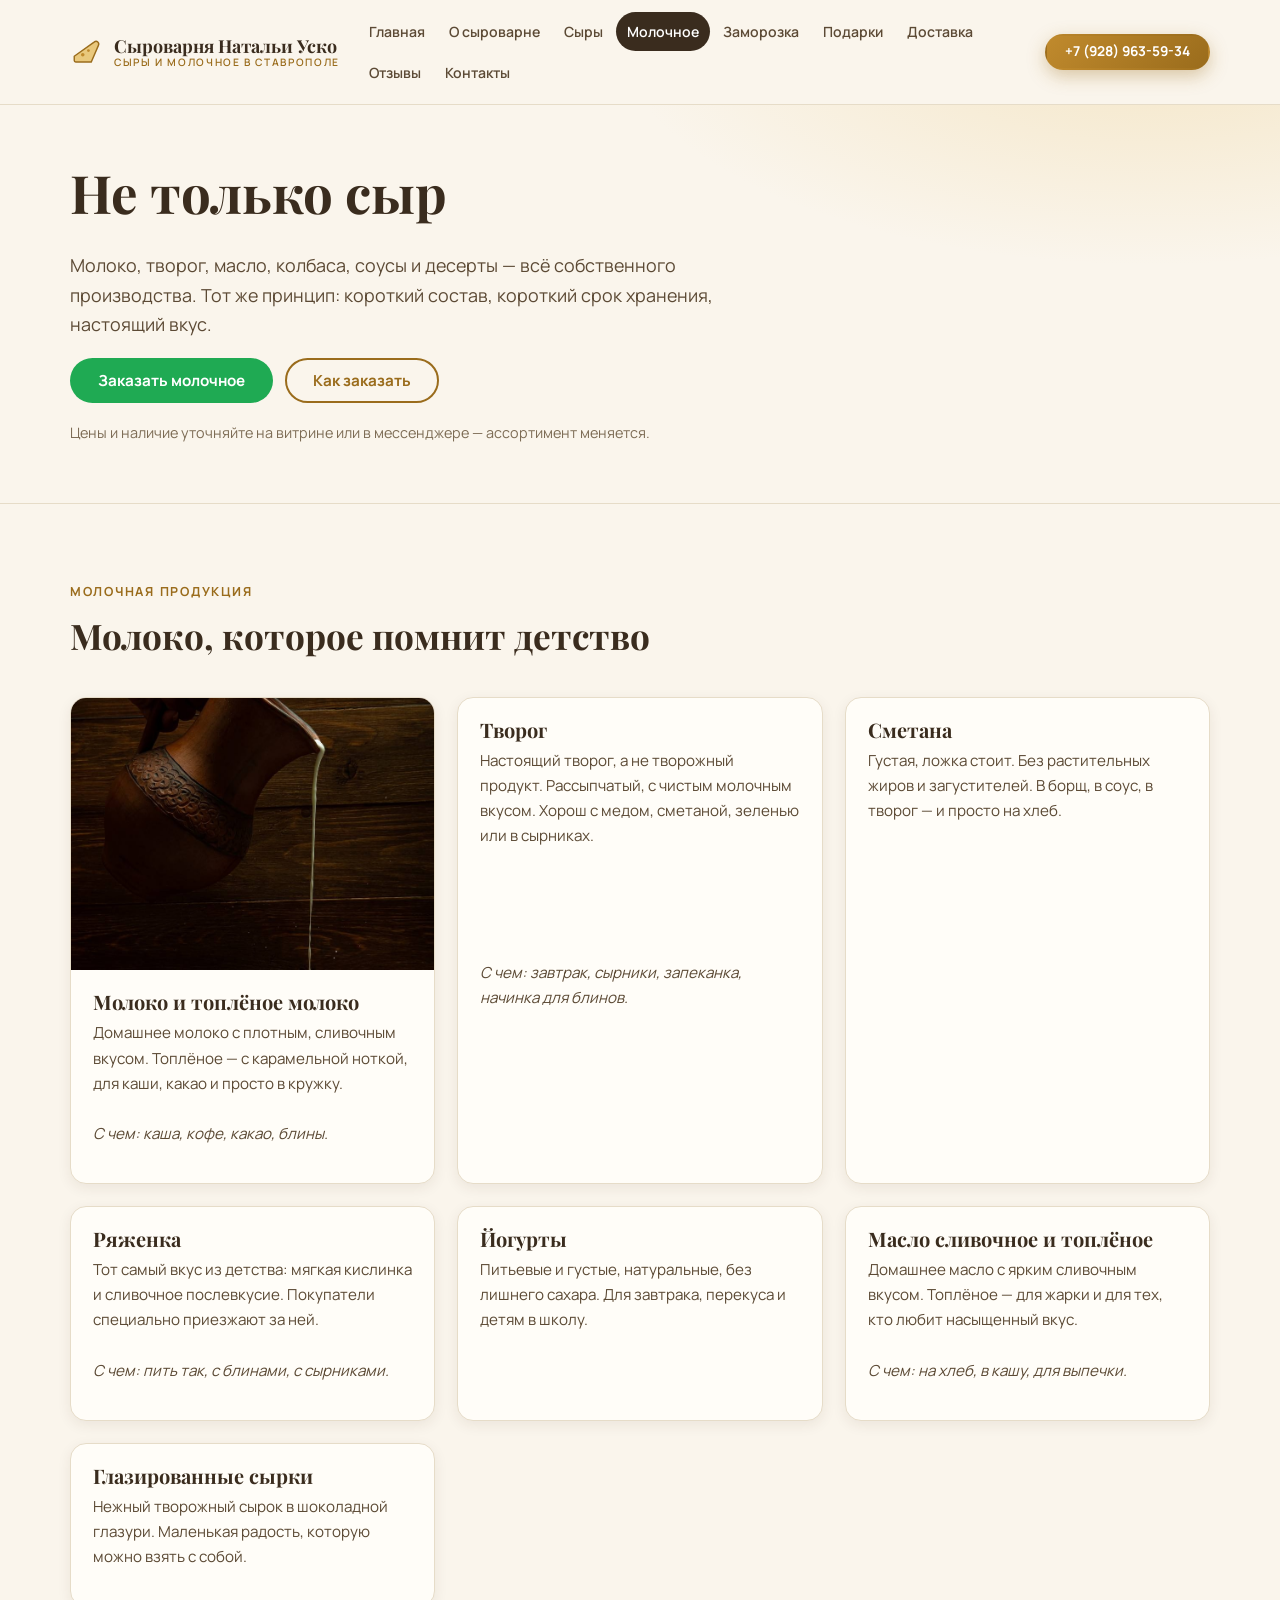
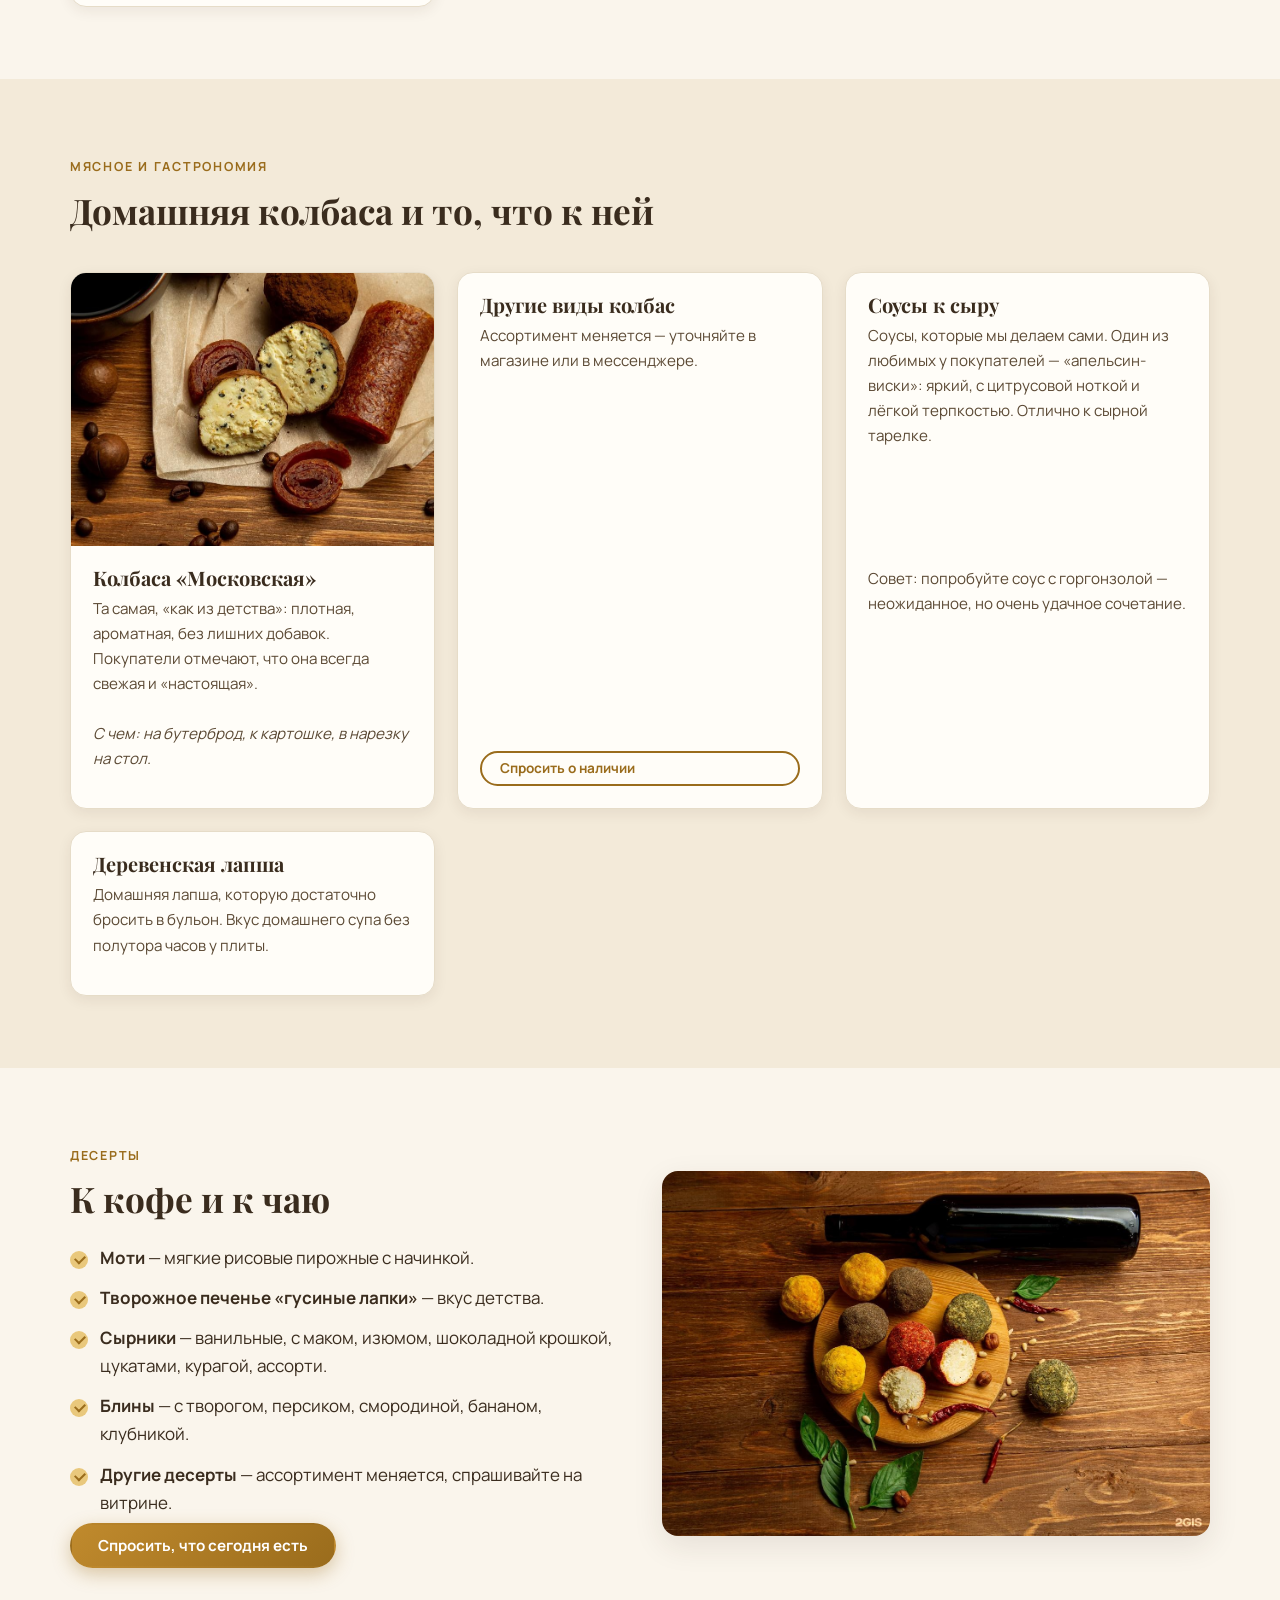
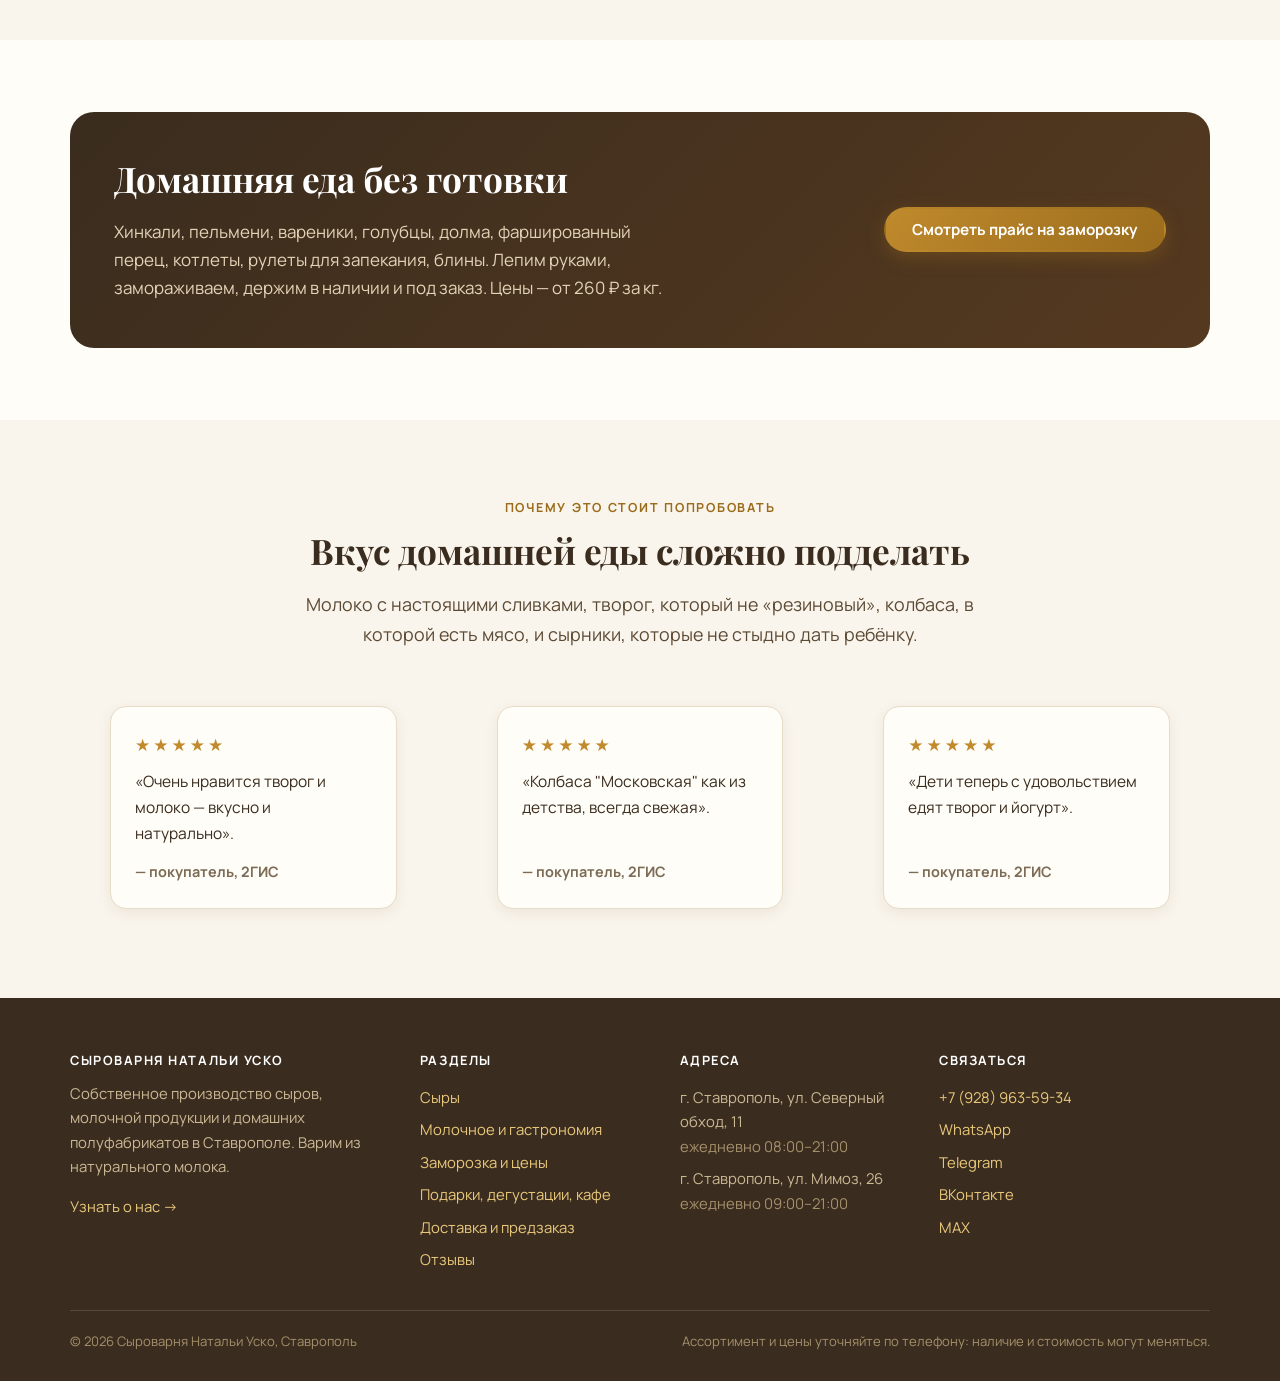
<file: dairy.html>
<!DOCTYPE html>
<html lang="ru">
<head>
<meta charset="UTF-8">
<meta name="viewport" content="width=device-width, initial-scale=1.0">
<title>Молочная продукция, домашняя колбаса и десерты — Сыроварня Натальи Уско</title>
<meta name="description" content="Домашнее молоко, творог, сметана, ряженка, йогурты, масло, сырки, колбаса ручной работы, соусы и десерты. Собственное производство в Ставрополе. Доставка и предзаказ.">
<link rel="icon" href="assets/favicon.svg" type="image/svg+xml">
<link rel="preconnect" href="https://fonts.googleapis.com">
<link rel="preconnect" href="https://fonts.gstatic.com" crossorigin>
<link href="https://fonts.googleapis.com/css2?family=Playfair+Display:wght@600;700&family=Manrope:wght@400;500;600;700;800&display=swap" rel="stylesheet">
<link rel="stylesheet" href="assets/css/styles.css">
<noscript><style>.reveal{opacity:1 !important;transform:none !important}</style></noscript>
</head>
<body>

<header class="header">
  <div class="container header__inner">
    <a class="logo" href="index.html" aria-label="Сыроварня Натальи Уско — на главную">
      <svg viewBox="0 0 48 48" aria-hidden="true"><path d="M6 30 34 10c4-3 8 1 6 5L30 38H8a2 2 0 0 1-2-2z" fill="#e9c87c" stroke="#9a6c1c" stroke-width="2"/><circle cx="18" cy="28" r="2.5" fill="#c08a2d"/><circle cx="26" cy="22" r="2" fill="#c08a2d"/></svg>
      <span class="logo__name">Сыроварня Натальи Уско<small>сыры и молочное в Ставрополе</small></span>
    </a>
    <button class="burger" aria-label="Открыть меню" aria-expanded="false"><span></span><span></span><span></span></button>
    <nav class="nav" aria-label="Основное меню">
      <a href="index.html">Главная</a>
      <a href="about.html">О сыроварне</a>
      <a href="cheeses.html">Сыры</a>
      <a href="dairy.html" class="active">Молочное</a>
      <a href="frozen.html">Заморозка</a>
      <a href="gifts.html">Подарки</a>
      <a href="delivery.html">Доставка</a>
      <a href="reviews.html">Отзывы</a>
      <a href="contacts.html">Контакты</a>
    </nav>
    <div class="header__cta">
      <a class="btn btn--gold btn--sm" href="tel:+79289635934">+7 (928) 963-59-34</a>
    </div>
  </div>
</header>

<main>

<section class="page-hero">
  <div class="container">
    <h1>Не только сыр</h1>
    <p class="lead">Молоко, творог, масло, колбаса, соусы и десерты — всё собственного производства. Тот же принцип: короткий состав, короткий срок хранения, настоящий вкус.</p>
    <div class="btn-row">
      <a class="btn btn--wa" href="https://wa.me/79289635934?text=%D0%97%D0%B4%D1%80%D0%B0%D0%B2%D1%81%D1%82%D0%B2%D1%83%D0%B9%D1%82%D0%B5!%20%D0%A5%D0%BE%D1%87%D1%83%20%D0%B7%D0%B0%D0%BA%D0%B0%D0%B7%D0%B0%D1%82%D1%8C%20%D0%BC%D0%BE%D0%BB%D0%BE%D1%87%D0%BD%D1%83%D1%8E%20%D0%BF%D1%80%D0%BE%D0%B4%D1%83%D0%BA%D1%86%D0%B8%D1%8E" target="_blank" rel="noopener">Заказать молочное</a>
      <a class="btn btn--outline" href="delivery.html">Как заказать</a>
    </div>
    <p class="hero__note">Цены и наличие уточняйте на витрине или в мессенджере — ассортимент меняется.</p>
  </div>
</section>

<!-- Молочная продукция -->
<section class="section">
  <div class="container">
    <div class="section__head reveal">
      <span class="eyebrow">Молочная продукция</span>
      <h2>Молоко, которое помнит детство</h2>
    </div>
    <div class="cards">
      <article class="card reveal">
        <img class="card__img" src="assets/img/milk.jpg" alt="Молоко льют из кувшина">
        <div class="card__body">
          <h3>Молоко и топлёное молоко</h3>
          <p>Домашнее молоко с плотным, сливочным вкусом. Топлёное — с карамельной ноткой, для каши, какао и просто в кружку.</p>
          <p class="card__pair">С чем: каша, кофе, какао, блины.</p>
        </div>
      </article>
      <article class="card reveal">
        <div class="card__body">
          <h3>Творог</h3>
          <p>Настоящий творог, а не творожный продукт. Рассыпчатый, с чистым молочным вкусом. Хорош с медом, сметаной, зеленью или в сырниках.</p>
          <p class="card__pair">С чем: завтрак, сырники, запеканка, начинка для блинов.</p>
        </div>
      </article>
      <article class="card reveal">
        <div class="card__body">
          <h3>Сметана</h3>
          <p>Густая, ложка стоит. Без растительных жиров и загустителей. В борщ, в соус, в творог — и просто на хлеб.</p>
        </div>
      </article>
      <article class="card reveal">
        <div class="card__body">
          <h3>Ряженка</h3>
          <p>Тот самый вкус из детства: мягкая кислинка и сливочное послевкусие. Покупатели специально приезжают за ней.</p>
          <p class="card__pair">С чем: пить так, с блинами, с сырниками.</p>
        </div>
      </article>
      <article class="card reveal">
        <div class="card__body">
          <h3>Йогурты</h3>
          <p>Питьевые и густые, натуральные, без лишнего сахара. Для завтрака, перекуса и детям в школу.</p>
        </div>
      </article>
      <article class="card reveal">
        <div class="card__body">
          <h3>Масло сливочное и топлёное</h3>
          <p>Домашнее масло с ярким сливочным вкусом. Топлёное — для жарки и для тех, кто любит насыщенный вкус.</p>
          <p class="card__pair">С чем: на хлеб, в кашу, для выпечки.</p>
        </div>
      </article>
      <article class="card reveal">
        <div class="card__body">
          <h3>Глазированные сырки</h3>
          <p>Нежный творожный сырок в шоколадной глазури. Маленькая радость, которую можно взять с собой.</p>
        </div>
      </article>
    </div>
  </div>
</section>

<!-- Мясное и гастрономия -->
<section class="section section--alt">
  <div class="container">
    <div class="section__head reveal">
      <span class="eyebrow">Мясное и гастрономия</span>
      <h2>Домашняя колбаса и то, что к ней</h2>
    </div>
    <div class="cards">
      <article class="card reveal">
        <img class="card__img" src="assets/img/sausage.jpg" alt="Домашняя колбаса с сыром на пергаменте">
        <div class="card__body">
          <h3>Колбаса «Московская»</h3>
          <p>Та самая, «как из детства»: плотная, ароматная, без лишних добавок. Покупатели отмечают, что она всегда свежая и «настоящая».</p>
          <p class="card__pair">С чем: на бутерброд, к картошке, в нарезку на стол.</p>
        </div>
      </article>
      <article class="card reveal">
        <div class="card__body">
          <h3>Другие виды колбас</h3>
          <p>Ассортимент меняется — уточняйте в магазине или в мессенджере.</p>
          <a class="btn btn--outline btn--sm" href="https://wa.me/79289635934?text=%D0%97%D0%B4%D1%80%D0%B0%D0%B2%D1%81%D1%82%D0%B2%D1%83%D0%B9%D1%82%D0%B5!%20%D0%9A%D0%B0%D0%BA%D0%B8%D0%B5%20%D0%BA%D0%BE%D0%BB%D0%B1%D0%B0%D1%81%D1%8B%20%D0%B5%D1%81%D1%82%D1%8C%20%D1%81%D0%B5%D0%B3%D0%BE%D0%B4%D0%BD%D1%8F%3F" target="_blank" rel="noopener">Спросить о наличии</a>
        </div>
      </article>
      <article class="card reveal">
        <div class="card__body">
          <h3>Соусы к сыру</h3>
          <p>Соусы, которые мы делаем сами. Один из любимых у покупателей — «апельсин-виски»: яркий, с цитрусовой ноткой и лёгкой терпкостью. Отлично к сырной тарелке.</p>
          <p class="card__meta">Совет: попробуйте соус с горгонзолой — неожиданное, но очень удачное сочетание.</p>
        </div>
      </article>
      <article class="card reveal">
        <div class="card__body">
          <h3>Деревенская лапша</h3>
          <p>Домашняя лапша, которую достаточно бросить в бульон. Вкус домашнего супа без полутора часов у плиты.</p>
        </div>
      </article>
    </div>
  </div>
</section>

<!-- Десерты -->
<section class="section">
  <div class="container split">
    <div>
      <span class="eyebrow">Десерты</span>
      <h2>К кофе и к чаю</h2>
      <ul class="checklist">
        <li><strong>Моти</strong> — мягкие рисовые пирожные с начинкой.</li>
        <li><strong>Творожное печенье «гусиные лапки»</strong> — вкус детства.</li>
        <li><strong>Сырники</strong> — ванильные, с маком, изюмом, шоколадной крошкой, цукатами, курагой, ассорти.</li>
        <li><strong>Блины</strong> — с творогом, персиком, смородиной, бананом, клубникой.</li>
        <li><strong>Другие десерты</strong> — ассортимент меняется, спрашивайте на витрине.</li>
      </ul>
      <a class="btn btn--gold" href="https://wa.me/79289635934?text=%D0%97%D0%B4%D1%80%D0%B0%D0%B2%D1%81%D1%82%D0%B2%D1%83%D0%B9%D1%82%D0%B5!%20%D0%A7%D1%82%D0%BE%20%D1%81%D0%B5%D0%B3%D0%BE%D0%B4%D0%BD%D1%8F%20%D0%B5%D1%81%D1%82%D1%8C%20%D0%B8%D0%B7%20%D0%B4%D0%B5%D1%81%D0%B5%D1%80%D1%82%D0%BE%D0%B2%3F" target="_blank" rel="noopener">Спросить, что сегодня есть</a>
    </div>
    <img src="assets/img/beller-board.jpg" alt="Сырная доска с бокалом вина и пряными травами" loading="lazy">
  </div>
</section>

<!-- Полуфабрикаты -->
<section class="section section--paper">
  <div class="container">
    <div class="cta-band">
      <div>
        <h2>Домашняя еда без готовки</h2>
        <p>Хинкали, пельмени, вареники, голубцы, долма, фаршированный перец, котлеты, рулеты для запекания, блины. Лепим руками, замораживаем, держим в наличии и под заказ. Цены — от 260 ₽ за кг.</p>
      </div>
      <div class="btn-row">
        <a class="btn btn--gold" href="frozen.html">Смотреть прайс на заморозку</a>
      </div>
    </div>
  </div>
</section>

<!-- Блок доверия -->
<section class="section">
  <div class="container">
    <div class="section__head center reveal">
      <span class="eyebrow">Почему это стоит попробовать</span>
      <h2>Вкус домашней еды сложно подделать</h2>
      <p class="lead">Молоко с настоящими сливками, творог, который не «резиновый», колбаса, в которой есть мясо, и сырники, которые не стыдно дать ребёнку.</p>
    </div>
    <div class="reviews-grid">
      <figure class="review reveal">
        <div class="stars" aria-label="Оценка 5 из 5">★★★★★</div>
        <blockquote>«Очень нравится творог и молоко — вкусно и натурально».</blockquote>
        <figcaption>— покупатель, 2ГИС</figcaption>
      </figure>
      <figure class="review reveal">
        <div class="stars" aria-label="Оценка 5 из 5">★★★★★</div>
        <blockquote>«Колбаса "Московская" как из детства, всегда свежая».</blockquote>
        <figcaption>— покупатель, 2ГИС</figcaption>
      </figure>
      <figure class="review reveal">
        <div class="stars" aria-label="Оценка 5 из 5">★★★★★</div>
        <blockquote>«Дети теперь с удовольствием едят творог и йогурт».</blockquote>
        <figcaption>— покупатель, 2ГИС</figcaption>
      </figure>
    </div>
  </div>
</section>

</main>

<footer class="footer">
  <div class="container">
    <div class="footer__grid">
      <div>
        <h4>Сыроварня Натальи Уско</h4>
        <p>Собственное производство сыров, молочной продукции и домашних полуфабрикатов в Ставрополе. Варим из натурального молока.</p>
        <p><a href="about.html">Узнать о нас →</a></p>
      </div>
      <div>
        <h4>Разделы</h4>
        <ul>
          <li><a href="cheeses.html">Сыры</a></li>
          <li><a href="dairy.html">Молочное и гастрономия</a></li>
          <li><a href="frozen.html">Заморозка и цены</a></li>
          <li><a href="gifts.html">Подарки, дегустации, кафе</a></li>
          <li><a href="delivery.html">Доставка и предзаказ</a></li>
          <li><a href="reviews.html">Отзывы</a></li>
        </ul>
      </div>
      <div>
        <h4>Адреса</h4>
        <ul>
          <li>г. Ставрополь, ул. Северный обход, 11<br><span style="color:#a5906c">ежедневно 08:00–21:00</span></li>
          <li>г. Ставрополь, ул. Мимоз, 26<br><span style="color:#a5906c">ежедневно 09:00–21:00</span></li>
        </ul>
      </div>
      <div>
        <h4>Связаться</h4>
        <ul>
          <li><a href="tel:+79289635934">+7 (928) 963-59-34</a></li>
          <li><a href="https://wa.me/79289635934" target="_blank" rel="noopener">WhatsApp</a></li>
          <li><a href="https://t.me/cheese_natalia26" target="_blank" rel="noopener">Telegram</a></li>
          <li><a href="https://vk.com/cheese_natalia26stav" target="_blank" rel="noopener">ВКонтакте</a></li>
          <li><a href="https://max.ru/join/6MFsu3yxiv_osnzlAk4IUMqbavwFMB9rgd6xY9XguCs" target="_blank" rel="noopener">MAX</a></li>
        </ul>
      </div>
    </div>
    <div class="footer__bottom">
      <span>© <span id="year"></span> Сыроварня Натальи Уско, Ставрополь</span>
      <span>Ассортимент и цены уточняйте по телефону: наличие и стоимость могут меняться.</span>
    </div>
  </div>
</footer>

<script src="assets/js/main.js"></script>
</body>
</html>
</file>
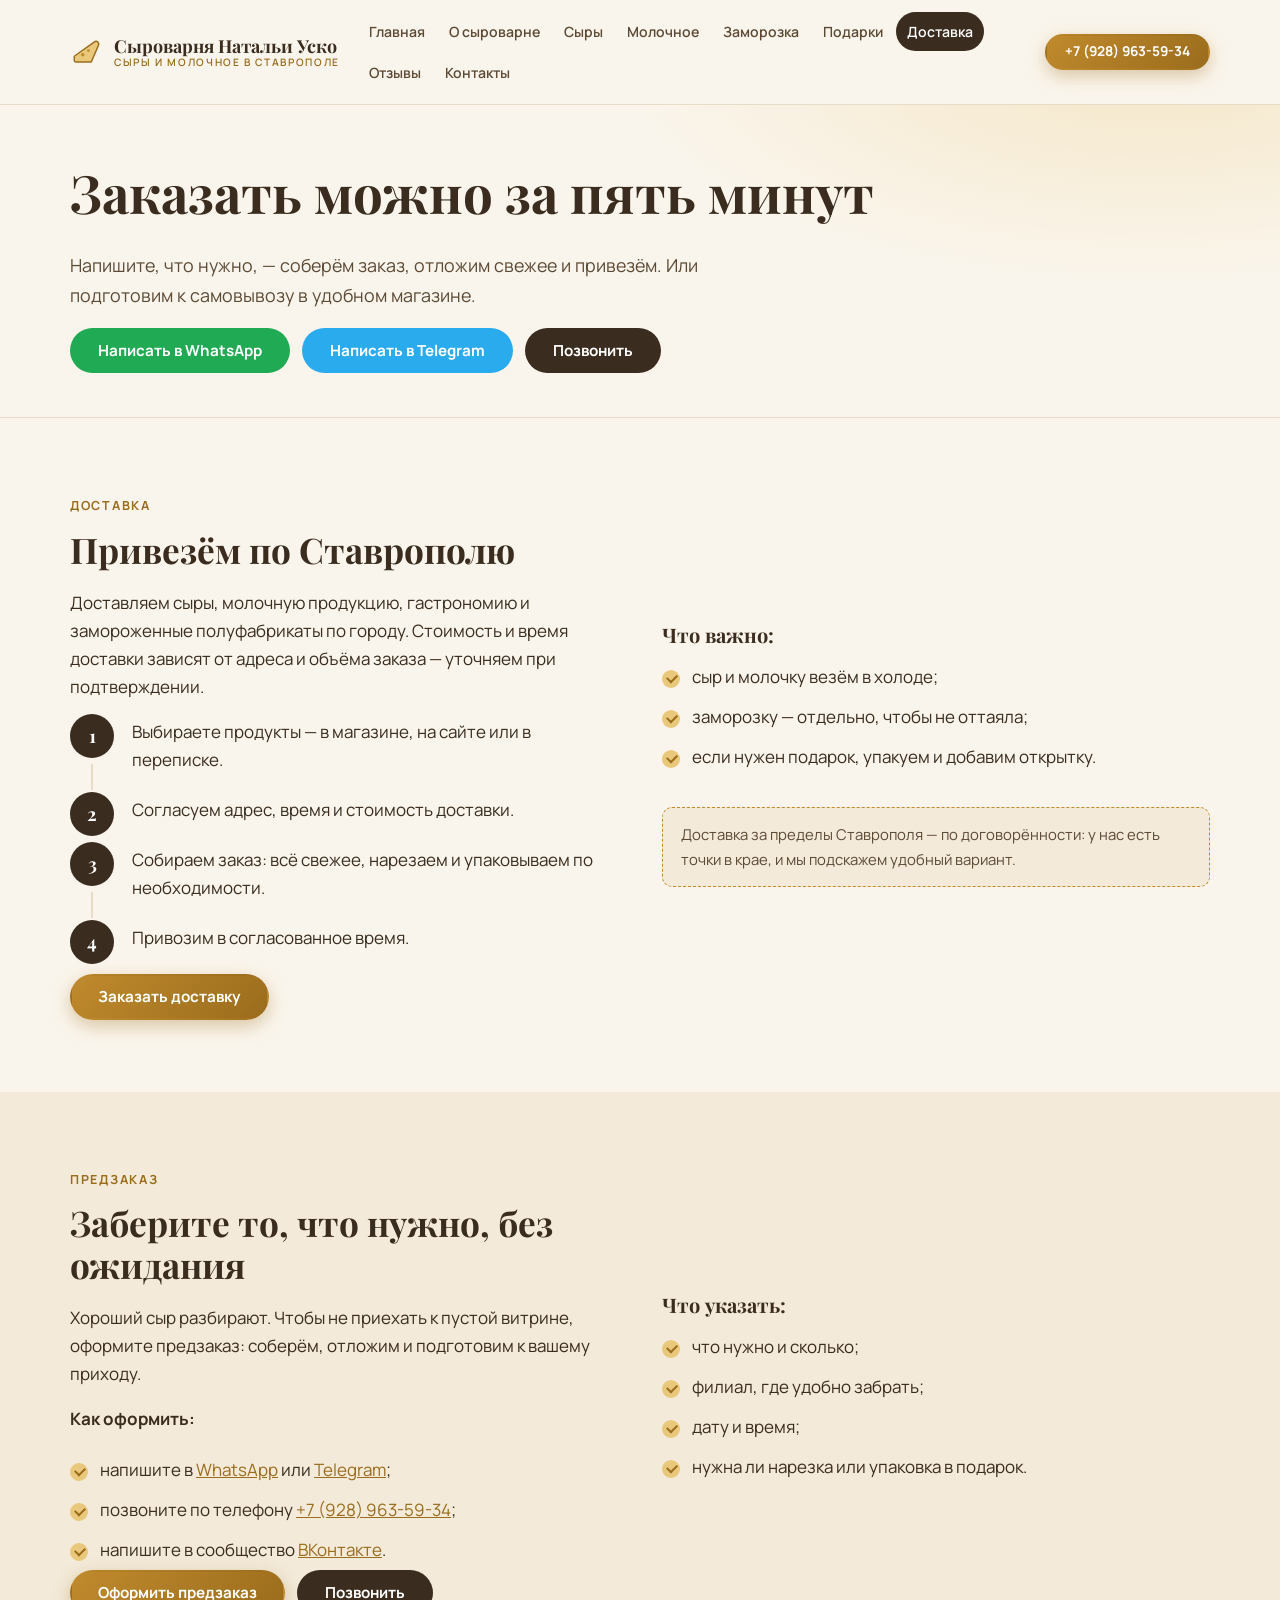
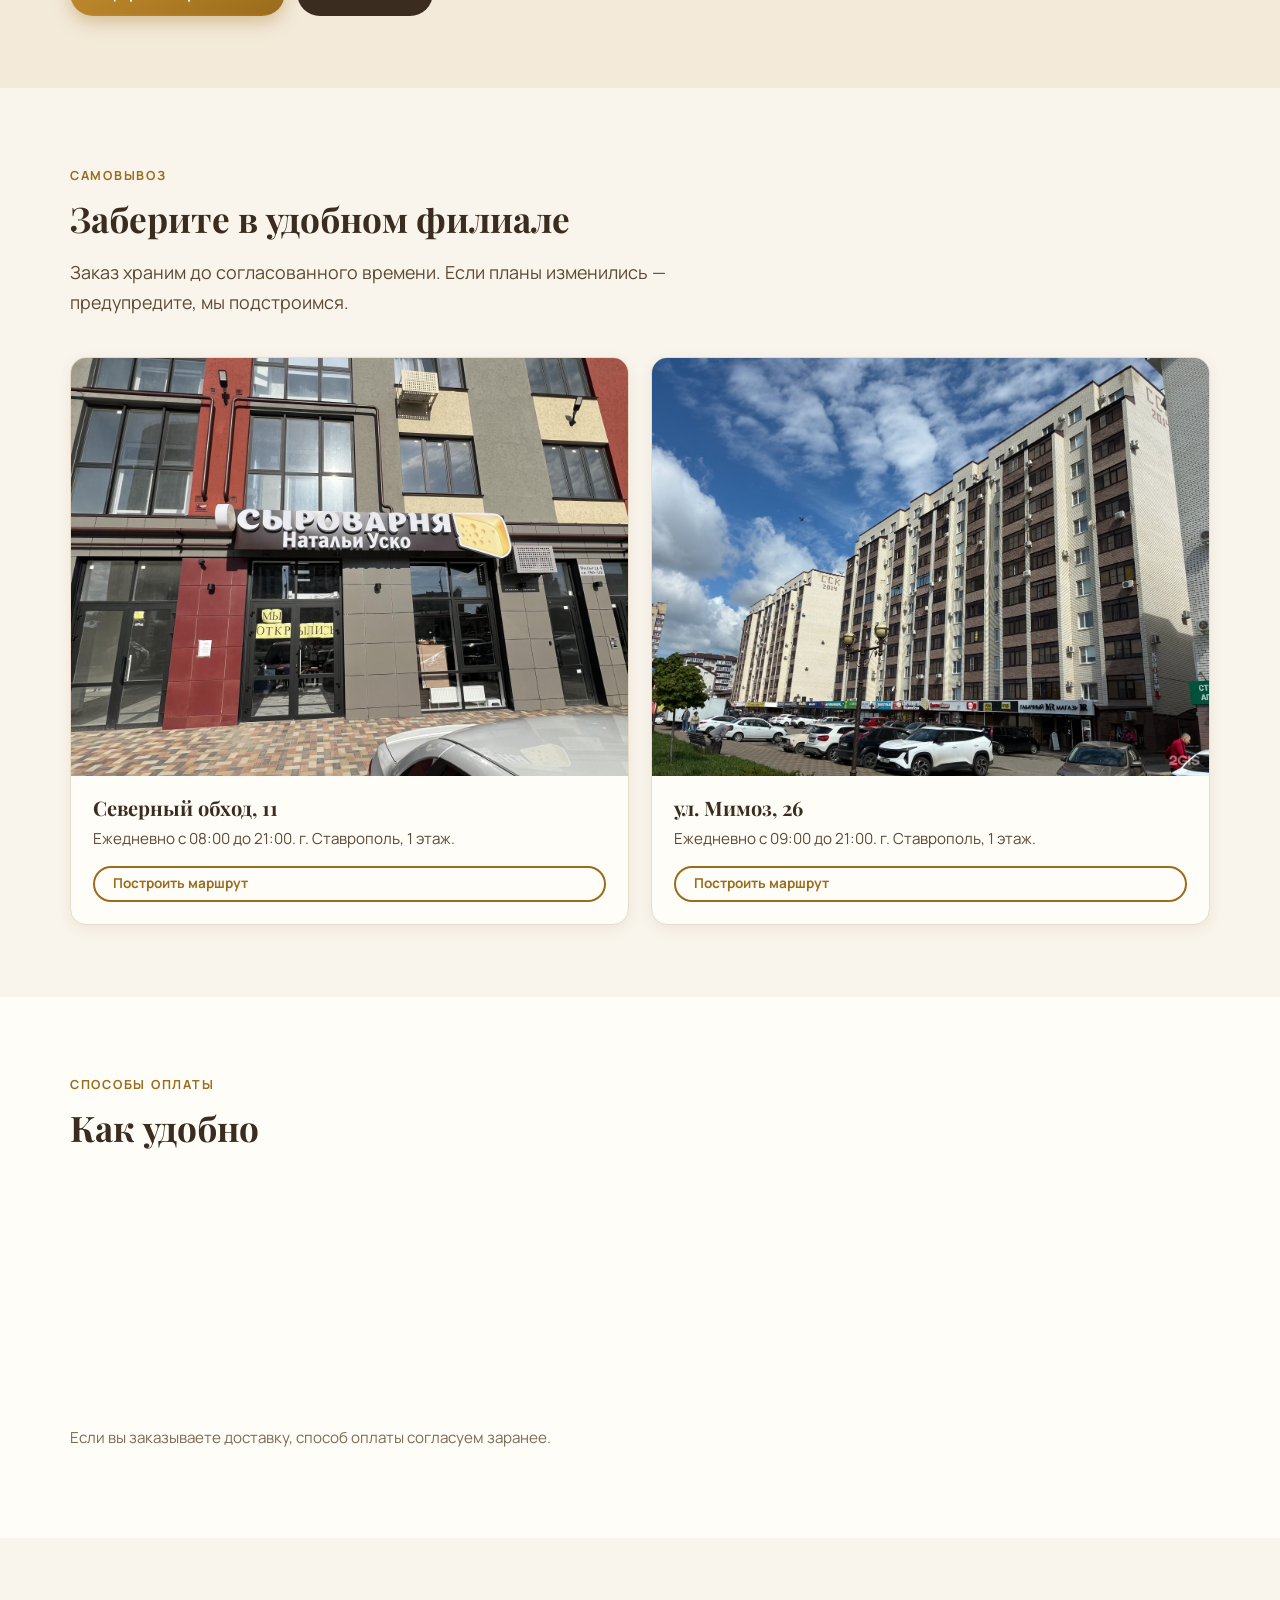
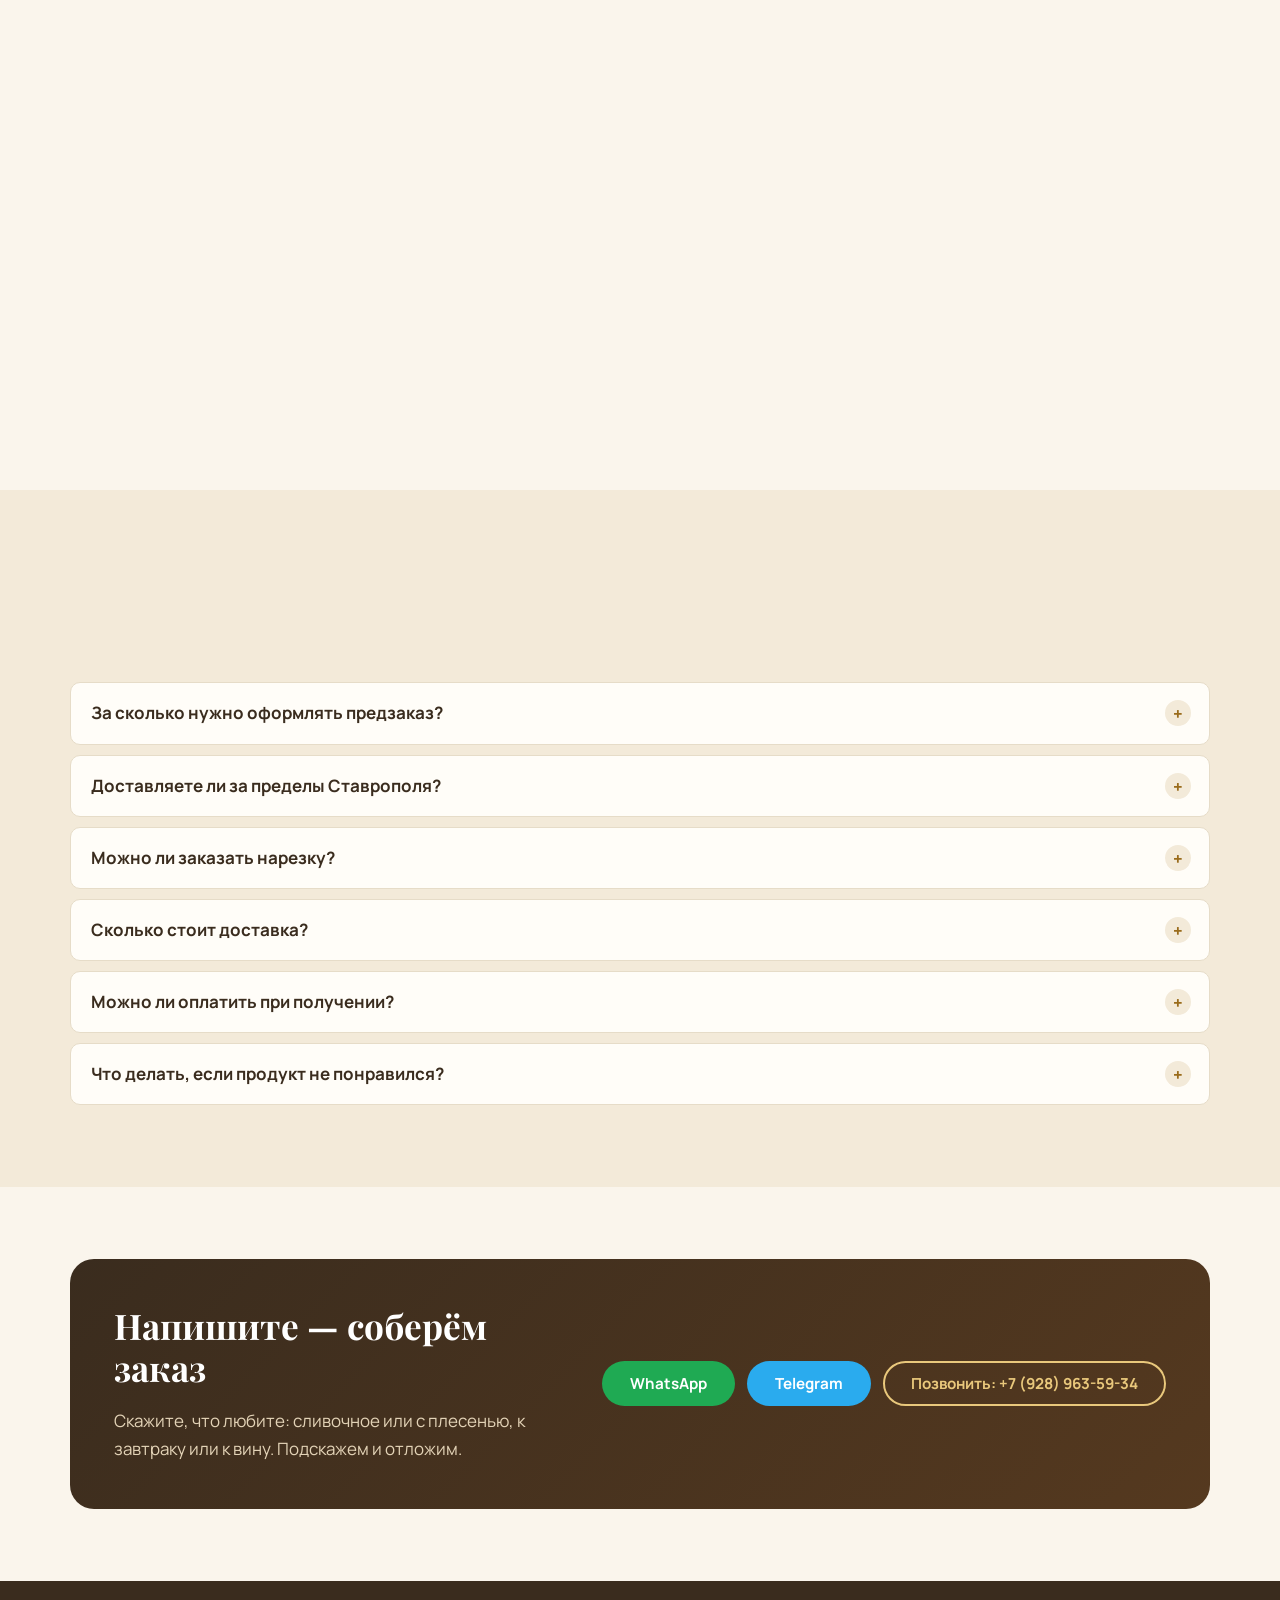
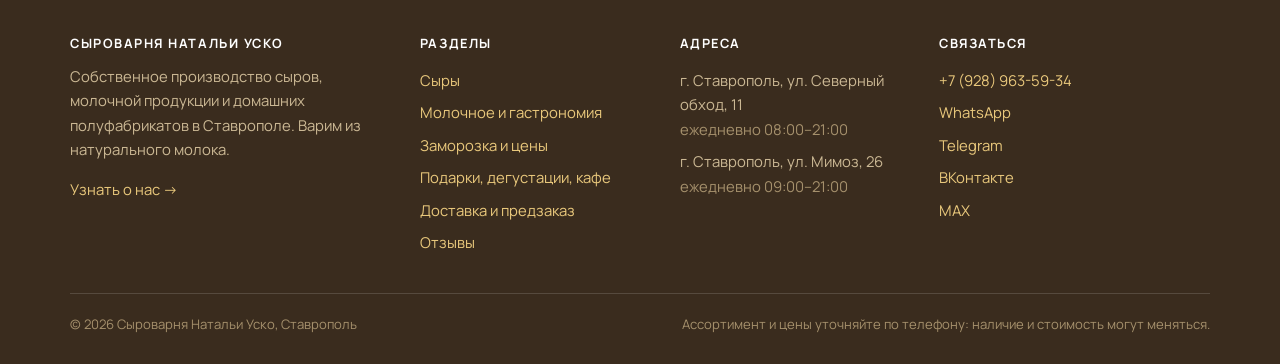
<file: delivery.html>
<!DOCTYPE html>
<html lang="ru">
<head>
<meta charset="UTF-8">
<meta name="viewport" content="width=device-width, initial-scale=1.0">
<title>Доставка сыра по Ставрополю и предзаказ — Сыроварня Натальи Уско</title>
<meta name="description" content="Доставим сыр, молочную продукцию и полуфабрикаты по Ставрополю. Предзаказ через WhatsApp, Telegram, ВКонтакте или по телефону +7 (928) 963-59-34 с самовывозом в удобном филиале.">
<link rel="icon" href="assets/favicon.svg" type="image/svg+xml">
<link rel="preconnect" href="https://fonts.googleapis.com">
<link rel="preconnect" href="https://fonts.gstatic.com" crossorigin>
<link href="https://fonts.googleapis.com/css2?family=Playfair+Display:wght@600;700&family=Manrope:wght@400;500;600;700;800&display=swap" rel="stylesheet">
<link rel="stylesheet" href="assets/css/styles.css">
<noscript><style>.reveal{opacity:1 !important;transform:none !important}</style></noscript>
</head>
<body>

<header class="header">
  <div class="container header__inner">
    <a class="logo" href="index.html" aria-label="Сыроварня Натальи Уско — на главную">
      <svg viewBox="0 0 48 48" aria-hidden="true"><path d="M6 30 34 10c4-3 8 1 6 5L30 38H8a2 2 0 0 1-2-2z" fill="#e9c87c" stroke="#9a6c1c" stroke-width="2"/><circle cx="18" cy="28" r="2.5" fill="#c08a2d"/><circle cx="26" cy="22" r="2" fill="#c08a2d"/></svg>
      <span class="logo__name">Сыроварня Натальи Уско<small>сыры и молочное в Ставрополе</small></span>
    </a>
    <button class="burger" aria-label="Открыть меню" aria-expanded="false"><span></span><span></span><span></span></button>
    <nav class="nav" aria-label="Основное меню">
      <a href="index.html">Главная</a>
      <a href="about.html">О сыроварне</a>
      <a href="cheeses.html">Сыры</a>
      <a href="dairy.html">Молочное</a>
      <a href="frozen.html">Заморозка</a>
      <a href="gifts.html">Подарки</a>
      <a href="delivery.html" class="active">Доставка</a>
      <a href="reviews.html">Отзывы</a>
      <a href="contacts.html">Контакты</a>
    </nav>
    <div class="header__cta">
      <a class="btn btn--gold btn--sm" href="tel:+79289635934">+7 (928) 963-59-34</a>
    </div>
  </div>
</header>

<main>

<section class="page-hero">
  <div class="container">
    <h1>Заказать можно за пять минут</h1>
    <p class="lead">Напишите, что нужно, — соберём заказ, отложим свежее и привезём. Или подготовим к самовывозу в удобном магазине.</p>
    <div class="btn-row">
      <a class="btn btn--wa" href="https://wa.me/79289635934" target="_blank" rel="noopener">Написать в WhatsApp</a>
      <a class="btn btn--tg" href="https://t.me/cheese_natalia26" target="_blank" rel="noopener">Написать в Telegram</a>
      <a class="btn btn--dark" href="tel:+79289635934">Позвонить</a>
    </div>
  </div>
</section>

<!-- Доставка -->
<section class="section">
  <div class="container split">
    <div>
      <span class="eyebrow">Доставка</span>
      <h2>Привезём по Ставрополю</h2>
      <p>Доставляем сыры, молочную продукцию, гастрономию и замороженные полуфабрикаты по городу. Стоимость и время доставки зависят от адреса и объёма заказа — уточняем при подтверждении.</p>
      <ol class="steps">
        <li>Выбираете продукты — в магазине, на сайте или в переписке.</li>
        <li>Согласуем адрес, время и стоимость доставки.</li>
        <li>Собираем заказ: всё свежее, нарезаем и упаковываем по необходимости.</li>
        <li>Привозим в согласованное время.</li>
      </ol>
      <a class="btn btn--gold" href="https://wa.me/79289635934?text=%D0%97%D0%B4%D1%80%D0%B0%D0%B2%D1%81%D1%82%D0%B2%D1%83%D0%B9%D1%82%D0%B5!%20%D0%9D%D1%83%D0%B6%D0%BD%D0%B0%20%D0%B4%D0%BE%D1%81%D1%82%D0%B0%D0%B2%D0%BA%D0%B0%20%D0%BF%D0%BE%20%D0%A1%D1%82%D0%B0%D0%B2%D1%80%D0%BE%D0%BF%D0%BE%D0%BB%D1%8E" target="_blank" rel="noopener">Заказать доставку</a>
    </div>
    <div>
      <h3>Что важно:</h3>
      <ul class="checklist">
        <li>сыр и молочку везём в холоде;</li>
        <li>заморозку — отдельно, чтобы не оттаяла;</li>
        <li>если нужен подарок, упакуем и добавим открытку.</li>
      </ul>
      <div class="notice mt30">
        Доставка за пределы Ставрополя — по договорённости: у нас есть точки в крае, и мы подскажем удобный вариант.
      </div>
    </div>
  </div>
</section>

<!-- Предзаказ -->
<section class="section section--alt">
  <div class="container split">
    <div>
      <span class="eyebrow">Предзаказ</span>
      <h2>Заберите то, что нужно, без ожидания</h2>
      <p>Хороший сыр разбирают. Чтобы не приехать к пустой витрине, оформите предзаказ: соберём, отложим и подготовим к вашему приходу.</p>
      <p><strong>Как оформить:</strong></p>
      <ul class="checklist">
        <li>напишите в <a href="https://wa.me/79289635934" target="_blank" rel="noopener">WhatsApp</a> или <a href="https://t.me/cheese_natalia26" target="_blank" rel="noopener">Telegram</a>;</li>
        <li>позвоните по телефону <a href="tel:+79289635934">+7 (928) 963-59-34</a>;</li>
        <li>напишите в сообщество <a href="https://vk.com/cheese_natalia26stav" target="_blank" rel="noopener">ВКонтакте</a>.</li>
      </ul>
      <div class="btn-row">
        <a class="btn btn--gold" href="https://wa.me/79289635934?text=%D0%97%D0%B4%D1%80%D0%B0%D0%B2%D1%81%D1%82%D0%B2%D1%83%D0%B9%D1%82%D0%B5!%20%D0%A5%D0%BE%D1%87%D1%83%20%D0%BE%D1%84%D0%BE%D1%80%D0%BC%D0%B8%D1%82%D1%8C%20%D0%BF%D1%80%D0%B5%D0%B4%D0%B7%D0%B0%D0%BA%D0%B0%D0%B7" target="_blank" rel="noopener">Оформить предзаказ</a>
        <a class="btn btn--dark" href="tel:+79289635934">Позвонить</a>
      </div>
    </div>
    <div>
      <h3>Что указать:</h3>
      <ul class="checklist">
        <li>что нужно и сколько;</li>
        <li>филиал, где удобно забрать;</li>
        <li>дату и время;</li>
        <li>нужна ли нарезка или упаковка в подарок.</li>
      </ul>
    </div>
  </div>
</section>

<!-- Самовывоз -->
<section class="section">
  <div class="container">
    <div class="section__head reveal">
      <span class="eyebrow">Самовывоз</span>
      <h2>Заберите в удобном филиале</h2>
      <p class="lead">Заказ храним до согласованного времени. Если планы изменились — предупредите, мы подстроимся.</p>
    </div>
    <div class="cards cards--2">
      <article class="card reveal">
        <img class="card__img" src="assets/img/storefront.jpg" alt="Магазин на Северном обходе, 11 с вывеской «Сыроварня Натальи Уско»">
        <div class="card__body">
          <h3>Северный обход, 11</h3>
          <p>Ежедневно с 08:00 до 21:00. г. Ставрополь, 1 этаж.</p>
          <a class="btn btn--outline btn--sm" href="https://yandex.ru/maps/?text=%D0%A1%D1%82%D0%B0%D0%B2%D1%80%D0%BE%D0%BF%D0%BE%D0%BB%D1%8C%2C%20%D0%A1%D0%B5%D0%B2%D0%B5%D1%80%D0%BD%D1%8B%D0%B9%20%D0%BE%D0%B1%D1%85%D0%BE%D0%B4%2C%2011" target="_blank" rel="noopener">Построить маршрут</a>
        </div>
      </article>
      <article class="card reveal">
        <img class="card__img" src="assets/img/mimoz-building.jpg" alt="Здание на улице Мимоз, 26 в Ставрополе">
        <div class="card__body">
          <h3>ул. Мимоз, 26</h3>
          <p>Ежедневно с 09:00 до 21:00. г. Ставрополь, 1 этаж.</p>
          <a class="btn btn--outline btn--sm" href="https://yandex.ru/maps/?text=%D0%A1%D1%82%D0%B0%D0%B2%D1%80%D0%BE%D0%BF%D0%BE%D0%BB%D1%8C%2C%20%D1%83%D0%BB%D0%B8%D1%86%D0%B0%20%D0%9C%D0%B8%D0%BC%D0%BE%D0%B7%2C%2026" target="_blank" rel="noopener">Построить маршрут</a>
        </div>
      </article>
    </div>
  </div>
</section>

<!-- Оплата -->
<section class="section section--paper">
  <div class="container">
    <div class="section__head reveal"><span class="eyebrow">Способы оплаты</span><h2>Как удобно</h2></div>
    <div class="usp">
      <div class="usp__card reveal"><div class="usp__icon">💳</div><div><h3>Картой</h3><p>В обоих магазинах.</p></div></div>
      <div class="usp__card reveal"><div class="usp__icon">💵</div><div><h3>Наличными</h3><p>В обоих магазинах.</p></div></div>
      <div class="usp__card reveal"><div class="usp__icon">🔳</div><div><h3>По QR-коду</h3><p>Быстро и без карты.</p></div></div>
      <div class="usp__card reveal"><div class="usp__icon">🧾</div><div><h3>«Плати частями»</h3><p>Доступно в филиале на ул. Мимоз, 26.</p></div></div>
    </div>
    <p class="muted mt30">Если вы заказываете доставку, способ оплаты согласуем заранее.</p>
  </div>
</section>

<!-- Что можно заказать -->
<section class="section">
  <div class="container">
    <div class="section__head reveal"><h2>Что можно заказать</h2></div>
    <div class="cards">
      <article class="card reveal"><div class="card__body"><h3><a href="cheeses.html">Сыры</a></h3><p>Качотта, страчателла, буррата, горгонзола, рокфор, бри, камамбер, белпер кнолле, твёрдые, рассольные, копчёные, козьи.</p></div></article>
      <article class="card reveal"><div class="card__body"><h3><a href="dairy.html">Молочное</a></h3><p>Молоко, топлёное молоко, творог, сметана, ряженка, йогурты, масло, сырки.</p></div></article>
      <article class="card reveal"><div class="card__body"><h3><a href="dairy.html">Гастрономия</a></h3><p>Колбаса, соусы, деревенская лапша.</p></div></article>
      <article class="card reveal"><div class="card__body"><h3><a href="dairy.html">Десерты</a></h3><p>Моти, печенье, сырники, блины.</p></div></article>
      <article class="card reveal"><div class="card__body"><h3><a href="frozen.html">Заморозка</a></h3><p>Хинкали, пельмени, вареники, голубцы, долма, котлеты, рулеты, блины.</p></div></article>
      <article class="card reveal"><div class="card__body"><h3><a href="gifts.html">Подарки</a></h3><p>Сырные тарелки и наборы.</p></div></article>
    </div>
  </div>
</section>

<!-- FAQ -->
<section class="section section--alt">
  <div class="container">
    <div class="section__head reveal"><span class="eyebrow">FAQ</span><h2>Частые вопросы</h2></div>
    <div class="faq">
      <details>
        <summary>За сколько нужно оформлять предзаказ?</summary>
        <div><p>Обычно достаточно нескольких часов. На большие объёмы и подарочные наборы — лучше за день.</p></div>
      </details>
      <details>
        <summary>Доставляете ли за пределы Ставрополя?</summary>
        <div><p>Основная доставка — по Ставрополю. По другим городам уточняйте: у нас есть точки в крае, и мы подскажем удобный вариант.</p></div>
      </details>
      <details>
        <summary>Можно ли заказать нарезку?</summary>
        <div><p>Да, при заказе скажите, что нужна нарезка. Это удобно для сырной тарелки и для подарка.</p></div>
      </details>
      <details>
        <summary>Сколько стоит доставка?</summary>
        <div><p>Зависит от адреса и объёма. Называем до подтверждения заказа.</p></div>
      </details>
      <details>
        <summary>Можно ли оплатить при получении?</summary>
        <div><p>Обсуждается при оформлении. В магазинах доступны карта, наличные и QR.</p></div>
      </details>
      <details>
        <summary>Что делать, если продукт не понравился?</summary>
        <div><p>Свяжитесь с нами. Мы разберёмся в ситуации — качество для нас важнее, чем одна продажа.</p></div>
      </details>
    </div>
  </div>
</section>

<!-- Финальный блок -->
<section class="section">
  <div class="container">
    <div class="cta-band">
      <div>
        <h2>Напишите — соберём заказ</h2>
        <p>Скажите, что любите: сливочное или с плесенью, к завтраку или к вину. Подскажем и отложим.</p>
      </div>
      <div class="btn-row">
        <a class="btn btn--wa" href="https://wa.me/79289635934" target="_blank" rel="noopener">WhatsApp</a>
        <a class="btn btn--tg" href="https://t.me/cheese_natalia26" target="_blank" rel="noopener">Telegram</a>
        <a class="btn btn--outline" href="tel:+79289635934">Позвонить: +7 (928) 963-59-34</a>
      </div>
    </div>
  </div>
</section>

</main>

<footer class="footer">
  <div class="container">
    <div class="footer__grid">
      <div>
        <h4>Сыроварня Натальи Уско</h4>
        <p>Собственное производство сыров, молочной продукции и домашних полуфабрикатов в Ставрополе. Варим из натурального молока.</p>
        <p><a href="about.html">Узнать о нас →</a></p>
      </div>
      <div>
        <h4>Разделы</h4>
        <ul>
          <li><a href="cheeses.html">Сыры</a></li>
          <li><a href="dairy.html">Молочное и гастрономия</a></li>
          <li><a href="frozen.html">Заморозка и цены</a></li>
          <li><a href="gifts.html">Подарки, дегустации, кафе</a></li>
          <li><a href="delivery.html">Доставка и предзаказ</a></li>
          <li><a href="reviews.html">Отзывы</a></li>
        </ul>
      </div>
      <div>
        <h4>Адреса</h4>
        <ul>
          <li>г. Ставрополь, ул. Северный обход, 11<br><span style="color:#a5906c">ежедневно 08:00–21:00</span></li>
          <li>г. Ставрополь, ул. Мимоз, 26<br><span style="color:#a5906c">ежедневно 09:00–21:00</span></li>
        </ul>
      </div>
      <div>
        <h4>Связаться</h4>
        <ul>
          <li><a href="tel:+79289635934">+7 (928) 963-59-34</a></li>
          <li><a href="https://wa.me/79289635934" target="_blank" rel="noopener">WhatsApp</a></li>
          <li><a href="https://t.me/cheese_natalia26" target="_blank" rel="noopener">Telegram</a></li>
          <li><a href="https://vk.com/cheese_natalia26stav" target="_blank" rel="noopener">ВКонтакте</a></li>
          <li><a href="https://max.ru/join/6MFsu3yxiv_osnzlAk4IUMqbavwFMB9rgd6xY9XguCs" target="_blank" rel="noopener">MAX</a></li>
        </ul>
      </div>
    </div>
    <div class="footer__bottom">
      <span>© <span id="year"></span> Сыроварня Натальи Уско, Ставрополь</span>
      <span>Ассортимент и цены уточняйте по телефону: наличие и стоимость могут меняться.</span>
    </div>
  </div>
</footer>

<script src="assets/js/main.js"></script>
</body>
</html>
</file>
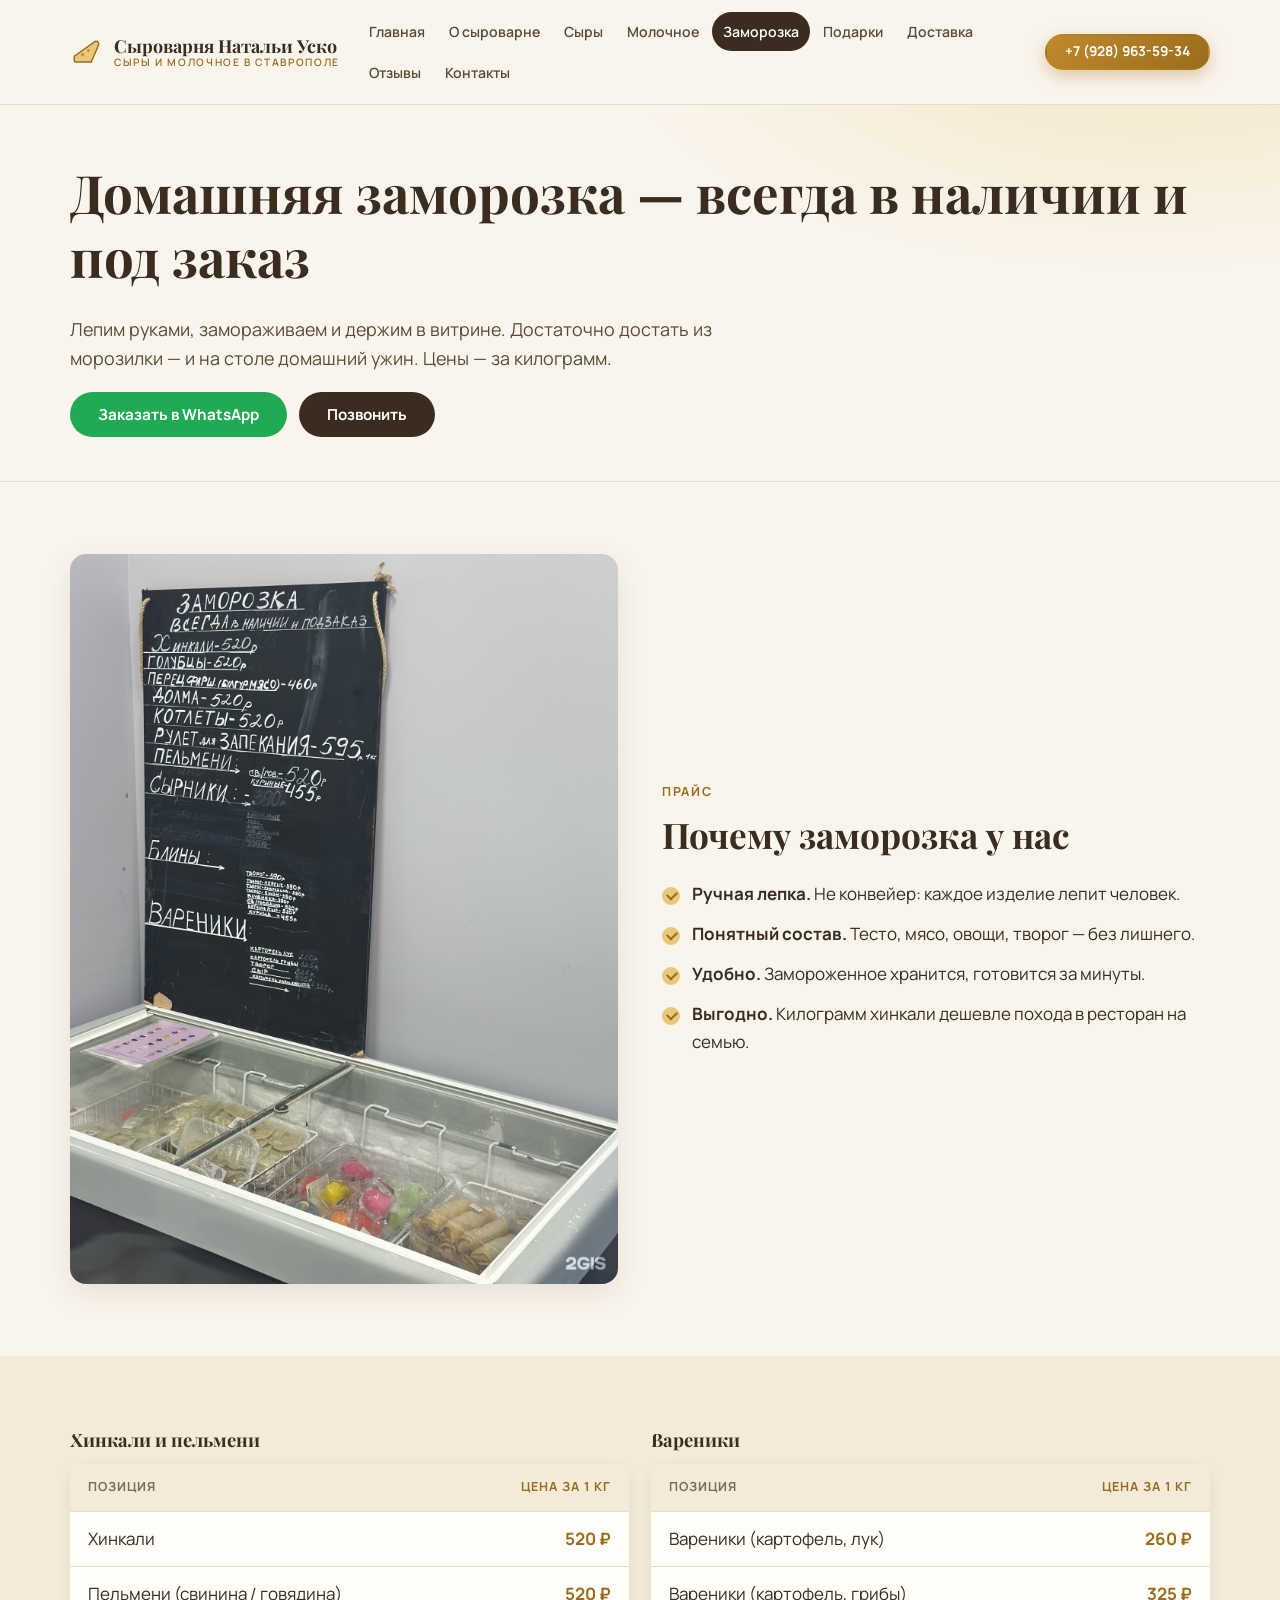
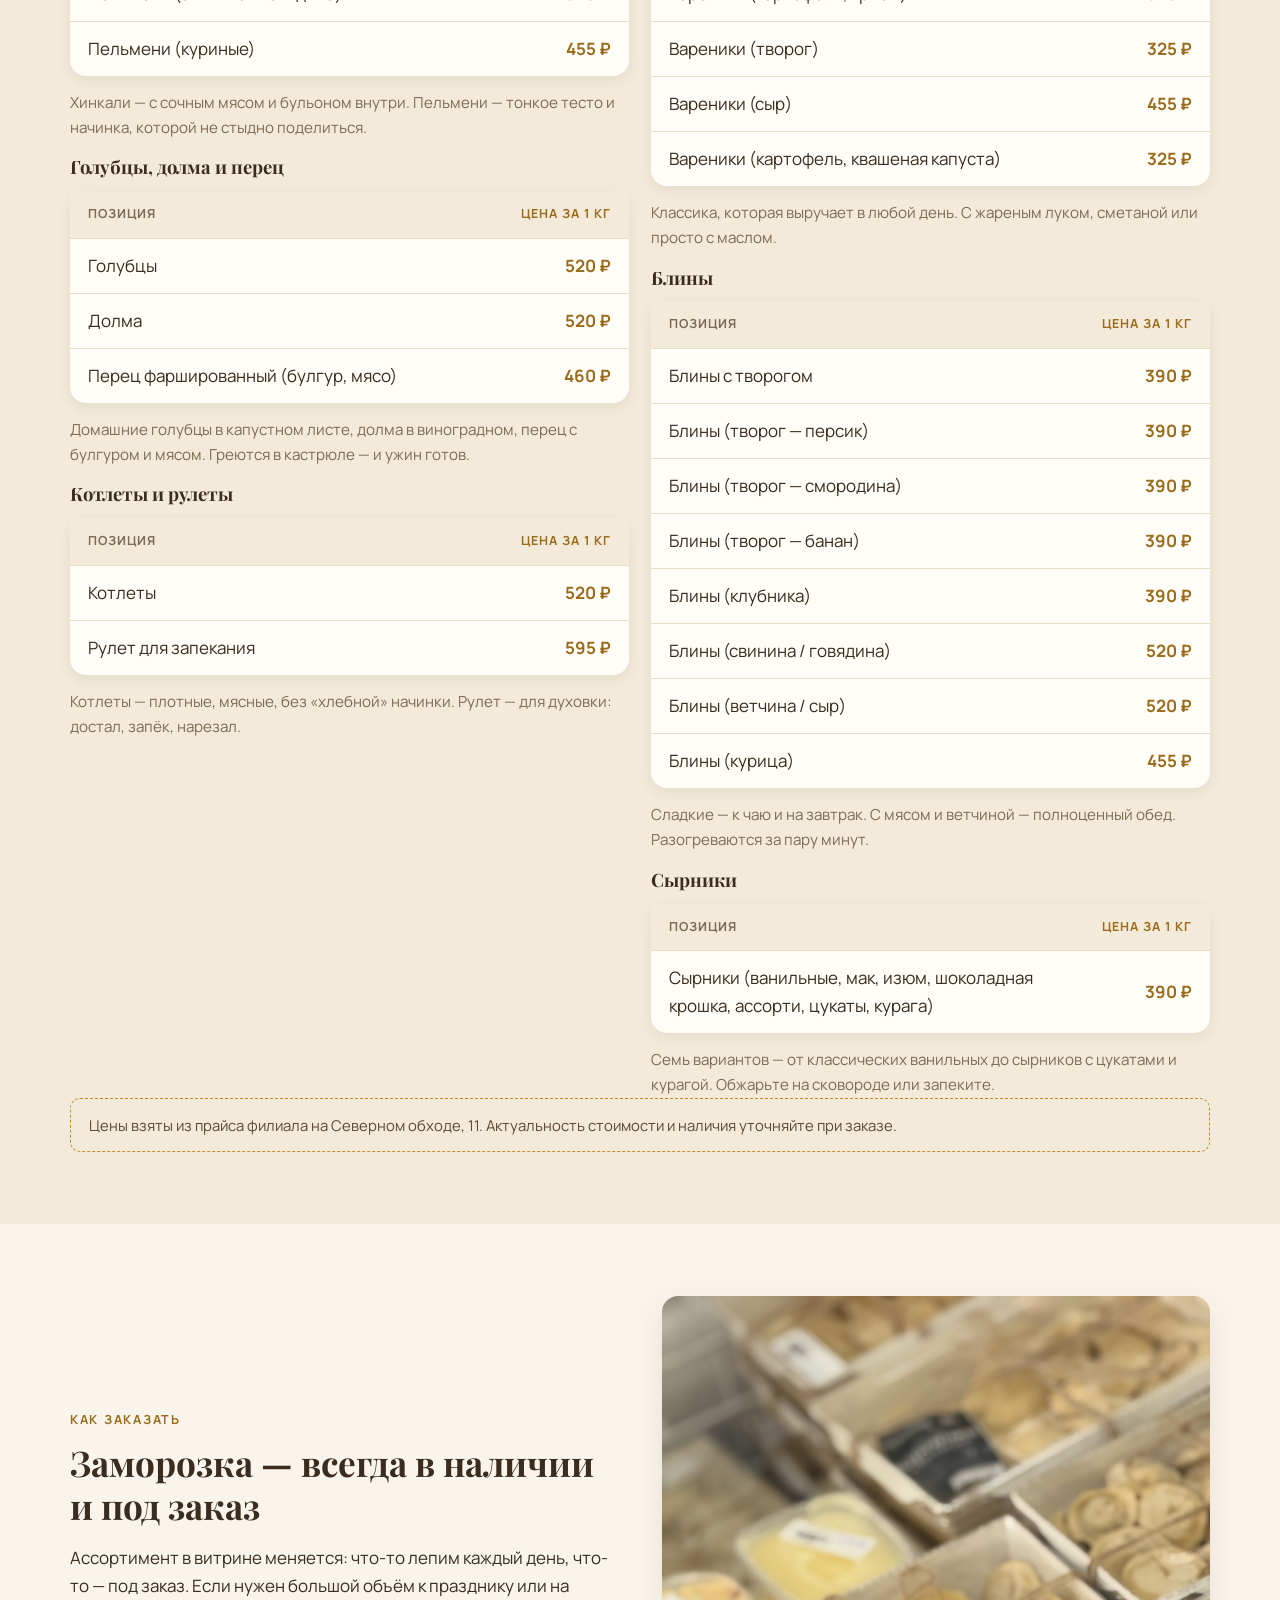
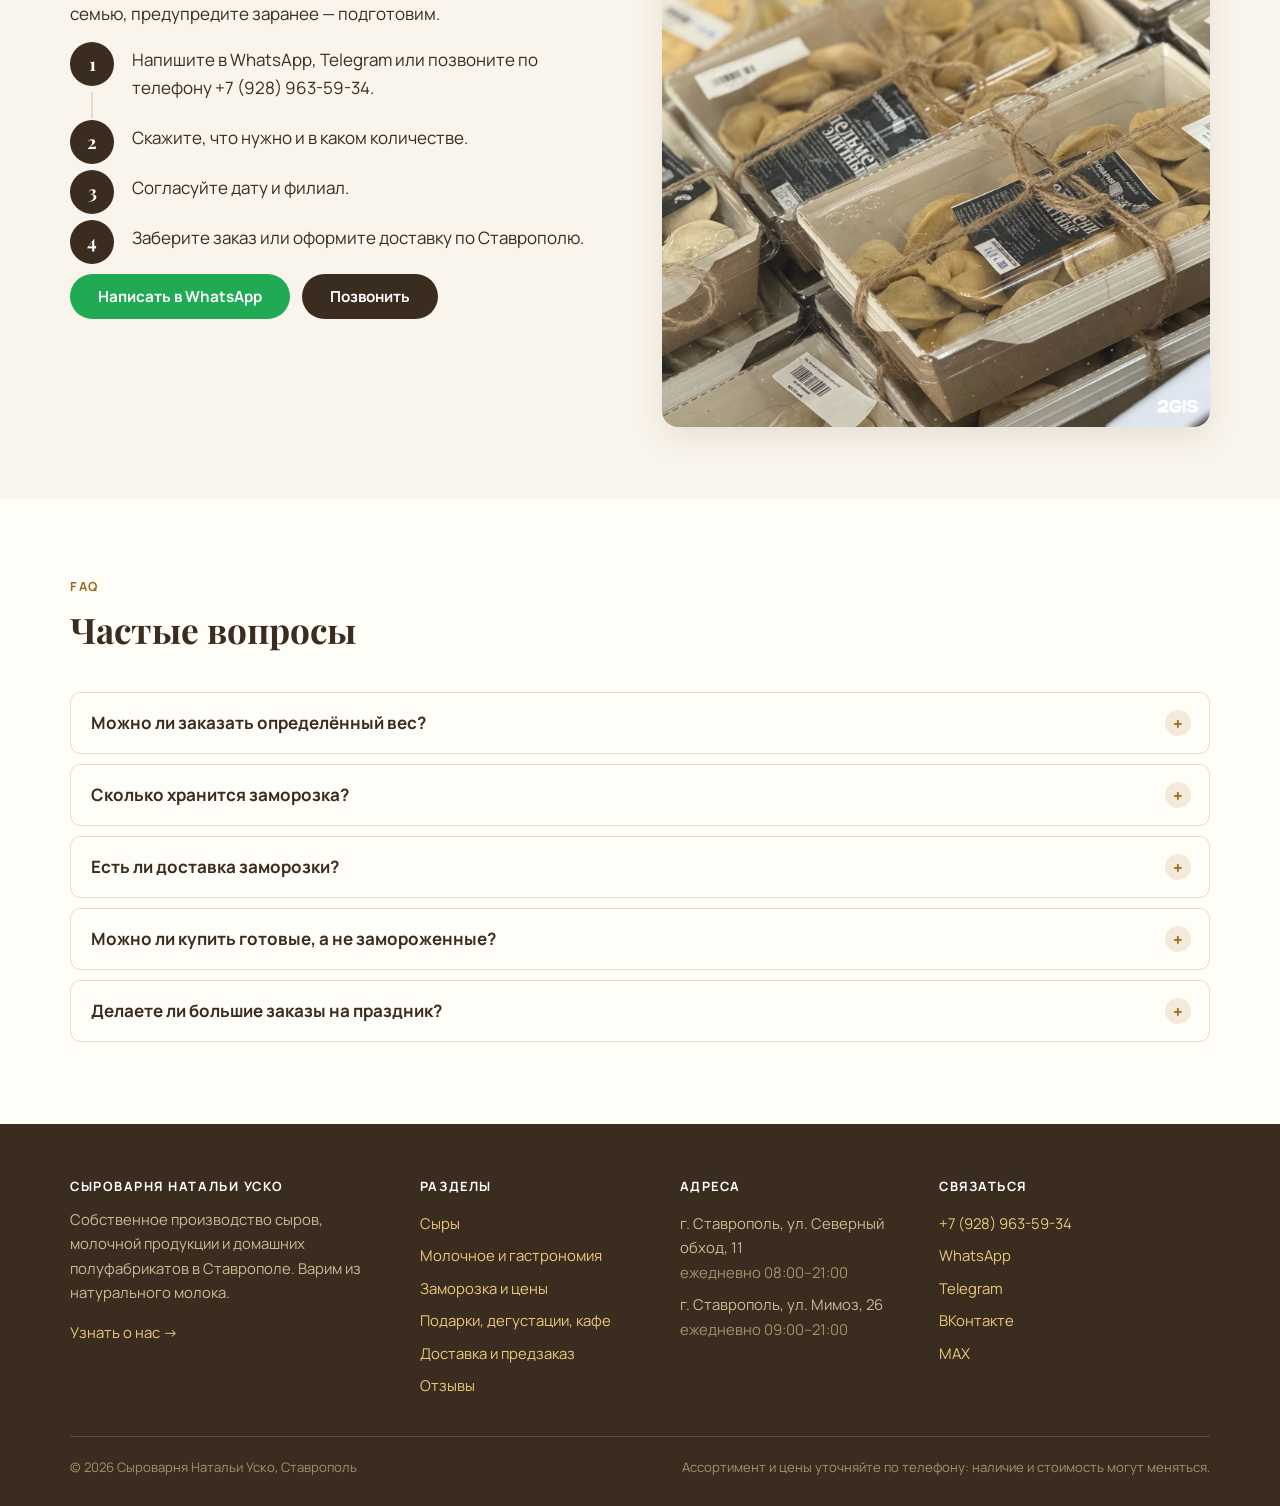
<file: frozen.html>
<!DOCTYPE html>
<html lang="ru">
<head>
<meta charset="UTF-8">
<meta name="viewport" content="width=device-width, initial-scale=1.0">
<title>Домашние полуфабрикаты в Ставрополе — хинкали, пельмени, вареники | Цены</title>
<meta name="description" content="Замороженные полуфабрикаты ручной лепки: хинкали, пельмени, вареники, голубцы, долма, котлеты, блины, сырники. Цены от 260 ₽ за кг. Всегда в наличии и под заказ.">
<link rel="icon" href="assets/favicon.svg" type="image/svg+xml">
<link rel="preconnect" href="https://fonts.googleapis.com">
<link rel="preconnect" href="https://fonts.gstatic.com" crossorigin>
<link href="https://fonts.googleapis.com/css2?family=Playfair+Display:wght@600;700&family=Manrope:wght@400;500;600;700;800&display=swap" rel="stylesheet">
<link rel="stylesheet" href="assets/css/styles.css">
<noscript><style>.reveal{opacity:1 !important;transform:none !important}</style></noscript>
</head>
<body>

<header class="header">
  <div class="container header__inner">
    <a class="logo" href="index.html" aria-label="Сыроварня Натальи Уско — на главную">
      <svg viewBox="0 0 48 48" aria-hidden="true"><path d="M6 30 34 10c4-3 8 1 6 5L30 38H8a2 2 0 0 1-2-2z" fill="#e9c87c" stroke="#9a6c1c" stroke-width="2"/><circle cx="18" cy="28" r="2.5" fill="#c08a2d"/><circle cx="26" cy="22" r="2" fill="#c08a2d"/></svg>
      <span class="logo__name">Сыроварня Натальи Уско<small>сыры и молочное в Ставрополе</small></span>
    </a>
    <button class="burger" aria-label="Открыть меню" aria-expanded="false"><span></span><span></span><span></span></button>
    <nav class="nav" aria-label="Основное меню">
      <a href="index.html">Главная</a>
      <a href="about.html">О сыроварне</a>
      <a href="cheeses.html">Сыры</a>
      <a href="dairy.html">Молочное</a>
      <a href="frozen.html" class="active">Заморозка</a>
      <a href="gifts.html">Подарки</a>
      <a href="delivery.html">Доставка</a>
      <a href="reviews.html">Отзывы</a>
      <a href="contacts.html">Контакты</a>
    </nav>
    <div class="header__cta">
      <a class="btn btn--gold btn--sm" href="tel:+79289635934">+7 (928) 963-59-34</a>
    </div>
  </div>
</header>

<main>

<section class="page-hero">
  <div class="container">
    <h1>Домашняя заморозка — всегда в наличии и под заказ</h1>
    <p class="lead">Лепим руками, замораживаем и держим в витрине. Достаточно достать из морозилки — и на столе домашний ужин. Цены — за килограмм.</p>
    <div class="btn-row">
      <a class="btn btn--wa" href="https://wa.me/79289635934?text=%D0%97%D0%B4%D1%80%D0%B0%D0%B2%D1%81%D1%82%D0%B2%D1%83%D0%B9%D1%82%D0%B5!%20%D0%A5%D0%BE%D1%87%D1%83%20%D0%B7%D0%B0%D0%BA%D0%B0%D0%B7%D0%B0%D1%82%D1%8C%20%D0%B7%D0%B0%D0%BC%D0%BE%D1%80%D0%BE%D0%B7%D0%BA%D1%83" target="_blank" rel="noopener">Заказать в WhatsApp</a>
      <a class="btn btn--dark" href="tel:+79289635934">Позвонить</a>
    </div>
  </div>
</section>

<section class="section">
  <div class="container split">
    <img src="assets/img/price-board.jpg" alt="Прайс на заморозку на доске в магазине" loading="lazy">
    <div>
      <span class="eyebrow">Прайс</span>
      <h2>Почему заморозка у нас</h2>
      <ul class="checklist">
        <li><strong>Ручная лепка.</strong> Не конвейер: каждое изделие лепит человек.</li>
        <li><strong>Понятный состав.</strong> Тесто, мясо, овощи, творог — без лишнего.</li>
        <li><strong>Удобно.</strong> Замороженное хранится, готовится за минуты.</li>
        <li><strong>Выгодно.</strong> Килограмм хинкали дешевле похода в ресторан на семью.</li>
      </ul>
    </div>
  </div>
</section>

<section class="section section--alt">
  <div class="container">
    <div class="cards cards--2">
      <div>
        <table class="price-table">
          <caption>Хинкали и пельмени</caption>
          <thead><tr><th>Позиция</th><th>Цена за 1 кг</th></tr></thead>
          <tbody>
            <tr><td>Хинкали</td><td>520 ₽</td></tr>
            <tr><td>Пельмени (свинина / говядина)</td><td>520 ₽</td></tr>
            <tr><td>Пельмени (куриные)</td><td>455 ₽</td></tr>
          </tbody>
        </table>
        <p class="muted">Хинкали — с сочным мясом и бульоном внутри. Пельмени — тонкое тесто и начинка, которой не стыдно поделиться.</p>

        <table class="price-table">
          <caption>Голубцы, долма и перец</caption>
          <thead><tr><th>Позиция</th><th>Цена за 1 кг</th></tr></thead>
          <tbody>
            <tr><td>Голубцы</td><td>520 ₽</td></tr>
            <tr><td>Долма</td><td>520 ₽</td></tr>
            <tr><td>Перец фаршированный (булгур, мясо)</td><td>460 ₽</td></tr>
          </tbody>
        </table>
        <p class="muted">Домашние голубцы в капустном листе, долма в виноградном, перец с булгуром и мясом. Греются в кастрюле — и ужин готов.</p>

        <table class="price-table">
          <caption>Котлеты и рулеты</caption>
          <thead><tr><th>Позиция</th><th>Цена за 1 кг</th></tr></thead>
          <tbody>
            <tr><td>Котлеты</td><td>520 ₽</td></tr>
            <tr><td>Рулет для запекания</td><td>595 ₽</td></tr>
          </tbody>
        </table>
        <p class="muted mb0">Котлеты — плотные, мясные, без «хлебной» начинки. Рулет — для духовки: достал, запёк, нарезал.</p>
      </div>
      <div>
        <table class="price-table">
          <caption>Вареники</caption>
          <thead><tr><th>Позиция</th><th>Цена за 1 кг</th></tr></thead>
          <tbody>
            <tr><td>Вареники (картофель, лук)</td><td>260 ₽</td></tr>
            <tr><td>Вареники (картофель, грибы)</td><td>325 ₽</td></tr>
            <tr><td>Вареники (творог)</td><td>325 ₽</td></tr>
            <tr><td>Вареники (сыр)</td><td>455 ₽</td></tr>
            <tr><td>Вареники (картофель, квашеная капуста)</td><td>325 ₽</td></tr>
          </tbody>
        </table>
        <p class="muted">Классика, которая выручает в любой день. С жареным луком, сметаной или просто с маслом.</p>

        <table class="price-table">
          <caption>Блины</caption>
          <thead><tr><th>Позиция</th><th>Цена за 1 кг</th></tr></thead>
          <tbody>
            <tr><td>Блины с творогом</td><td>390 ₽</td></tr>
            <tr><td>Блины (творог — персик)</td><td>390 ₽</td></tr>
            <tr><td>Блины (творог — смородина)</td><td>390 ₽</td></tr>
            <tr><td>Блины (творог — банан)</td><td>390 ₽</td></tr>
            <tr><td>Блины (клубника)</td><td>390 ₽</td></tr>
            <tr><td>Блины (свинина / говядина)</td><td>520 ₽</td></tr>
            <tr><td>Блины (ветчина / сыр)</td><td>520 ₽</td></tr>
            <tr><td>Блины (курица)</td><td>455 ₽</td></tr>
          </tbody>
        </table>
        <p class="muted">Сладкие — к чаю и на завтрак. С мясом и ветчиной — полноценный обед. Разогреваются за пару минут.</p>

        <table class="price-table">
          <caption>Сырники</caption>
          <thead><tr><th>Позиция</th><th>Цена за 1 кг</th></tr></thead>
          <tbody>
            <tr><td>Сырники (ванильные, мак, изюм, шоколадная крошка, ассорти, цукаты, курага)</td><td>390 ₽</td></tr>
          </tbody>
        </table>
        <p class="muted mb0">Семь вариантов — от классических ванильных до сырников с цукатами и курагой. Обжарьте на сковороде или запеките.</p>
      </div>
    </div>
    <div class="notice">
      Цены взяты из прайса филиала на Северном обходе, 11. Актуальность стоимости и наличия уточняйте при заказе.
    </div>
  </div>
</section>

<section class="section">
  <div class="container split">
    <div>
      <span class="eyebrow">Как заказать</span>
      <h2>Заморозка — всегда в наличии и под заказ</h2>
      <p>Ассортимент в витрине меняется: что-то лепим каждый день, что-то — под заказ. Если нужен большой объём к празднику или на семью, предупредите заранее — подготовим.</p>
      <ol class="steps">
        <li>Напишите в WhatsApp, Telegram или позвоните по телефону +7 (928) 963-59-34.</li>
        <li>Скажите, что нужно и в каком количестве.</li>
        <li>Согласуйте дату и филиал.</li>
        <li>Заберите заказ или оформите доставку по Ставрополю.</li>
      </ol>
      <div class="btn-row">
        <a class="btn btn--wa" href="https://wa.me/79289635934?text=%D0%97%D0%B4%D1%80%D0%B0%D0%B2%D1%81%D1%82%D0%B2%D1%83%D0%B9%D1%82%D0%B5!%20%D0%A5%D0%BE%D1%87%D1%83%20%D0%B7%D0%B0%D0%BA%D0%B0%D0%B7%D0%B0%D1%82%D1%8C%20%D0%B7%D0%B0%D0%BC%D0%BE%D1%80%D0%BE%D0%B7%D0%BA%D1%83" target="_blank" rel="noopener">Написать в WhatsApp</a>
        <a class="btn btn--dark" href="tel:+79289635934">Позвонить</a>
      </div>
    </div>
    <img src="assets/img/frozen.jpg" alt="Пельмени и хинкали ручной лепки в упаковке" loading="lazy">
  </div>
</section>

<section class="section section--paper">
  <div class="container">
    <div class="section__head reveal"><span class="eyebrow">FAQ</span><h2>Частые вопросы</h2></div>
    <div class="faq">
      <details>
        <summary>Можно ли заказать определённый вес?</summary>
        <div><p>Да, обсуждаем количество при заказе.</p></div>
      </details>
      <details>
        <summary>Сколько хранится заморозка?</summary>
        <div><p>Зависит от продукта. Сроки уточняйте при покупке — мы не скрываем информацию.</p></div>
      </details>
      <details>
        <summary>Есть ли доставка заморозки?</summary>
        <div><p>Да, по Ставрополю. Условия уточняйте при заказе.</p></div>
      </details>
      <details>
        <summary>Можно ли купить готовые, а не замороженные?</summary>
        <div><p>В кафе-зоне можно поесть домашнюю еду. Ассортимент готовых блюд уточняйте в магазине.</p></div>
      </details>
      <details>
        <summary>Делаете ли большие заказы на праздник?</summary>
        <div><p>Да, но лучше предупредить заранее — на большие объёмы нужно время.</p></div>
      </details>
    </div>
  </div>
</section>

</main>

<footer class="footer">
  <div class="container">
    <div class="footer__grid">
      <div>
        <h4>Сыроварня Натальи Уско</h4>
        <p>Собственное производство сыров, молочной продукции и домашних полуфабрикатов в Ставрополе. Варим из натурального молока.</p>
        <p><a href="about.html">Узнать о нас →</a></p>
      </div>
      <div>
        <h4>Разделы</h4>
        <ul>
          <li><a href="cheeses.html">Сыры</a></li>
          <li><a href="dairy.html">Молочное и гастрономия</a></li>
          <li><a href="frozen.html">Заморозка и цены</a></li>
          <li><a href="gifts.html">Подарки, дегустации, кафе</a></li>
          <li><a href="delivery.html">Доставка и предзаказ</a></li>
          <li><a href="reviews.html">Отзывы</a></li>
        </ul>
      </div>
      <div>
        <h4>Адреса</h4>
        <ul>
          <li>г. Ставрополь, ул. Северный обход, 11<br><span style="color:#a5906c">ежедневно 08:00–21:00</span></li>
          <li>г. Ставрополь, ул. Мимоз, 26<br><span style="color:#a5906c">ежедневно 09:00–21:00</span></li>
        </ul>
      </div>
      <div>
        <h4>Связаться</h4>
        <ul>
          <li><a href="tel:+79289635934">+7 (928) 963-59-34</a></li>
          <li><a href="https://wa.me/79289635934" target="_blank" rel="noopener">WhatsApp</a></li>
          <li><a href="https://t.me/cheese_natalia26" target="_blank" rel="noopener">Telegram</a></li>
          <li><a href="https://vk.com/cheese_natalia26stav" target="_blank" rel="noopener">ВКонтакте</a></li>
          <li><a href="https://max.ru/join/6MFsu3yxiv_osnzlAk4IUMqbavwFMB9rgd6xY9XguCs" target="_blank" rel="noopener">MAX</a></li>
        </ul>
      </div>
    </div>
    <div class="footer__bottom">
      <span>© <span id="year"></span> Сыроварня Натальи Уско, Ставрополь</span>
      <span>Ассортимент и цены уточняйте по телефону: наличие и стоимость могут меняться.</span>
    </div>
  </div>
</footer>

<script src="assets/js/main.js"></script>
</body>
</html>
</file>
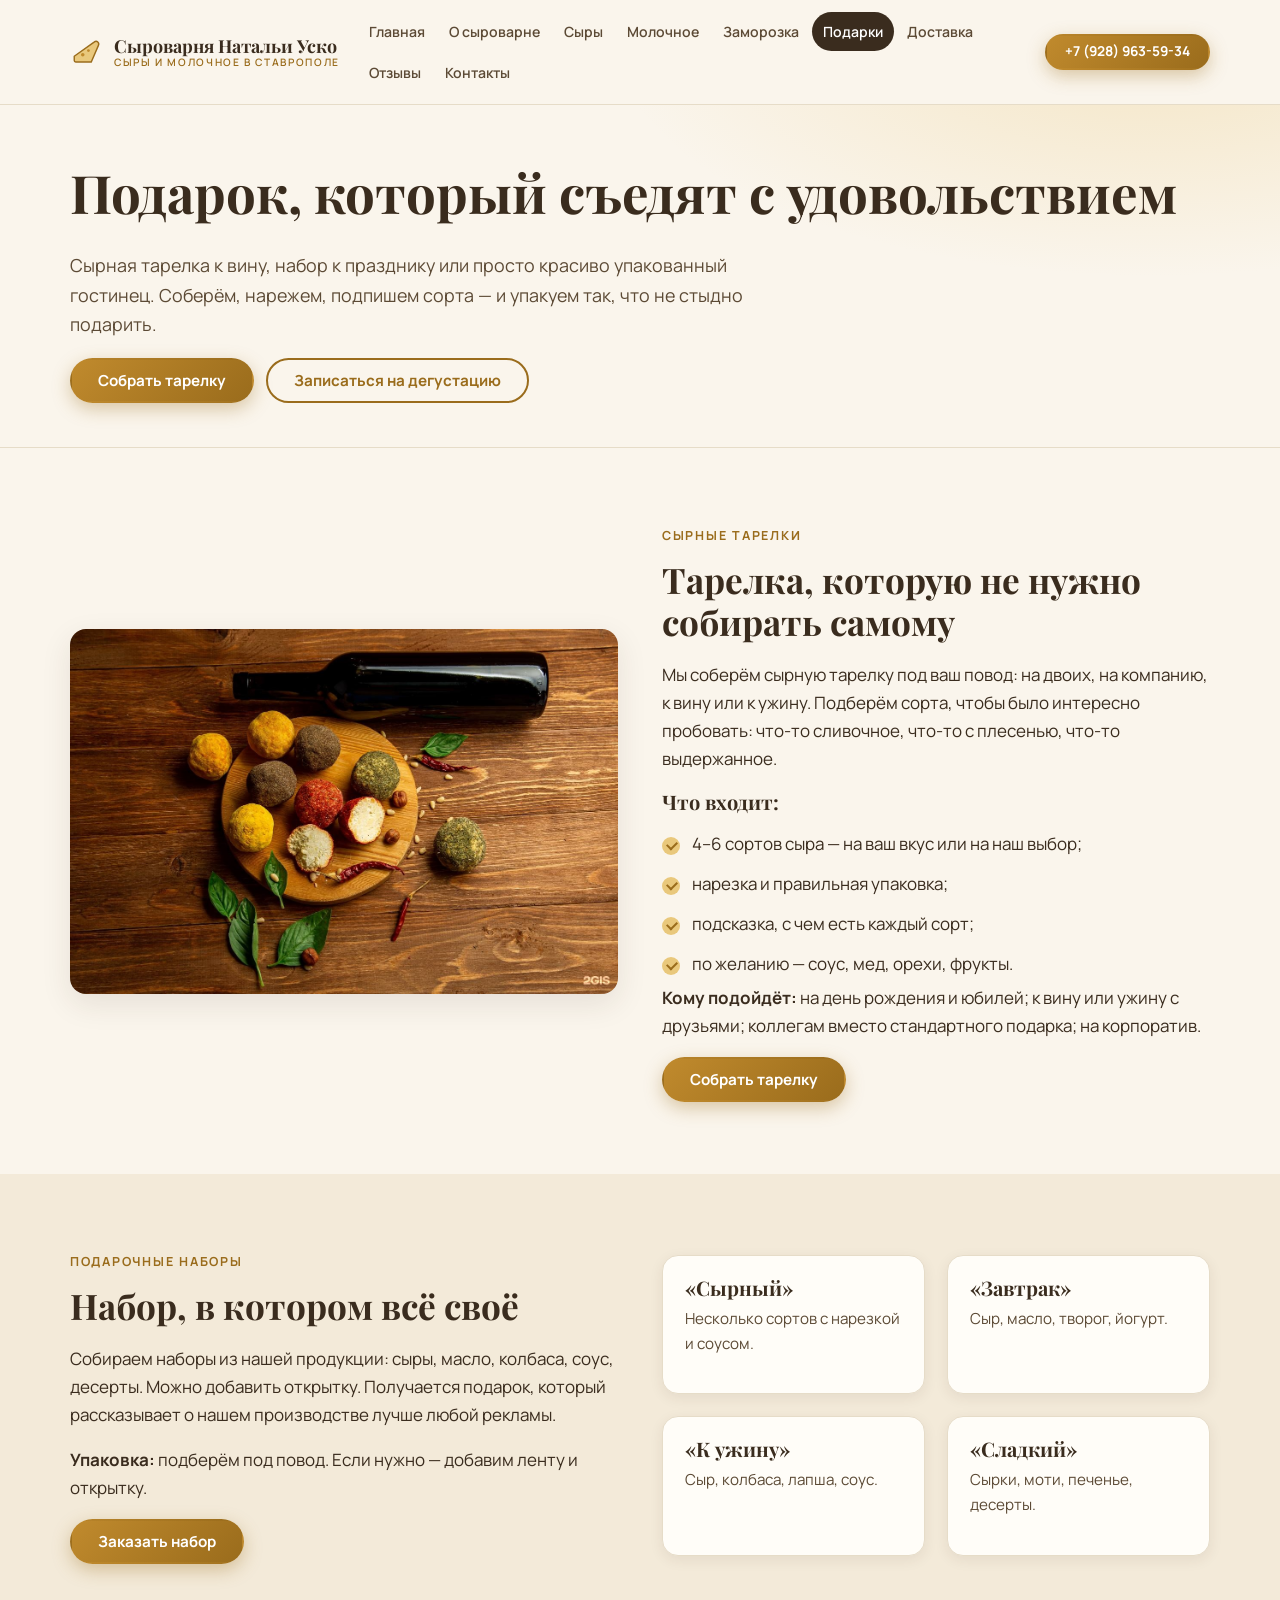
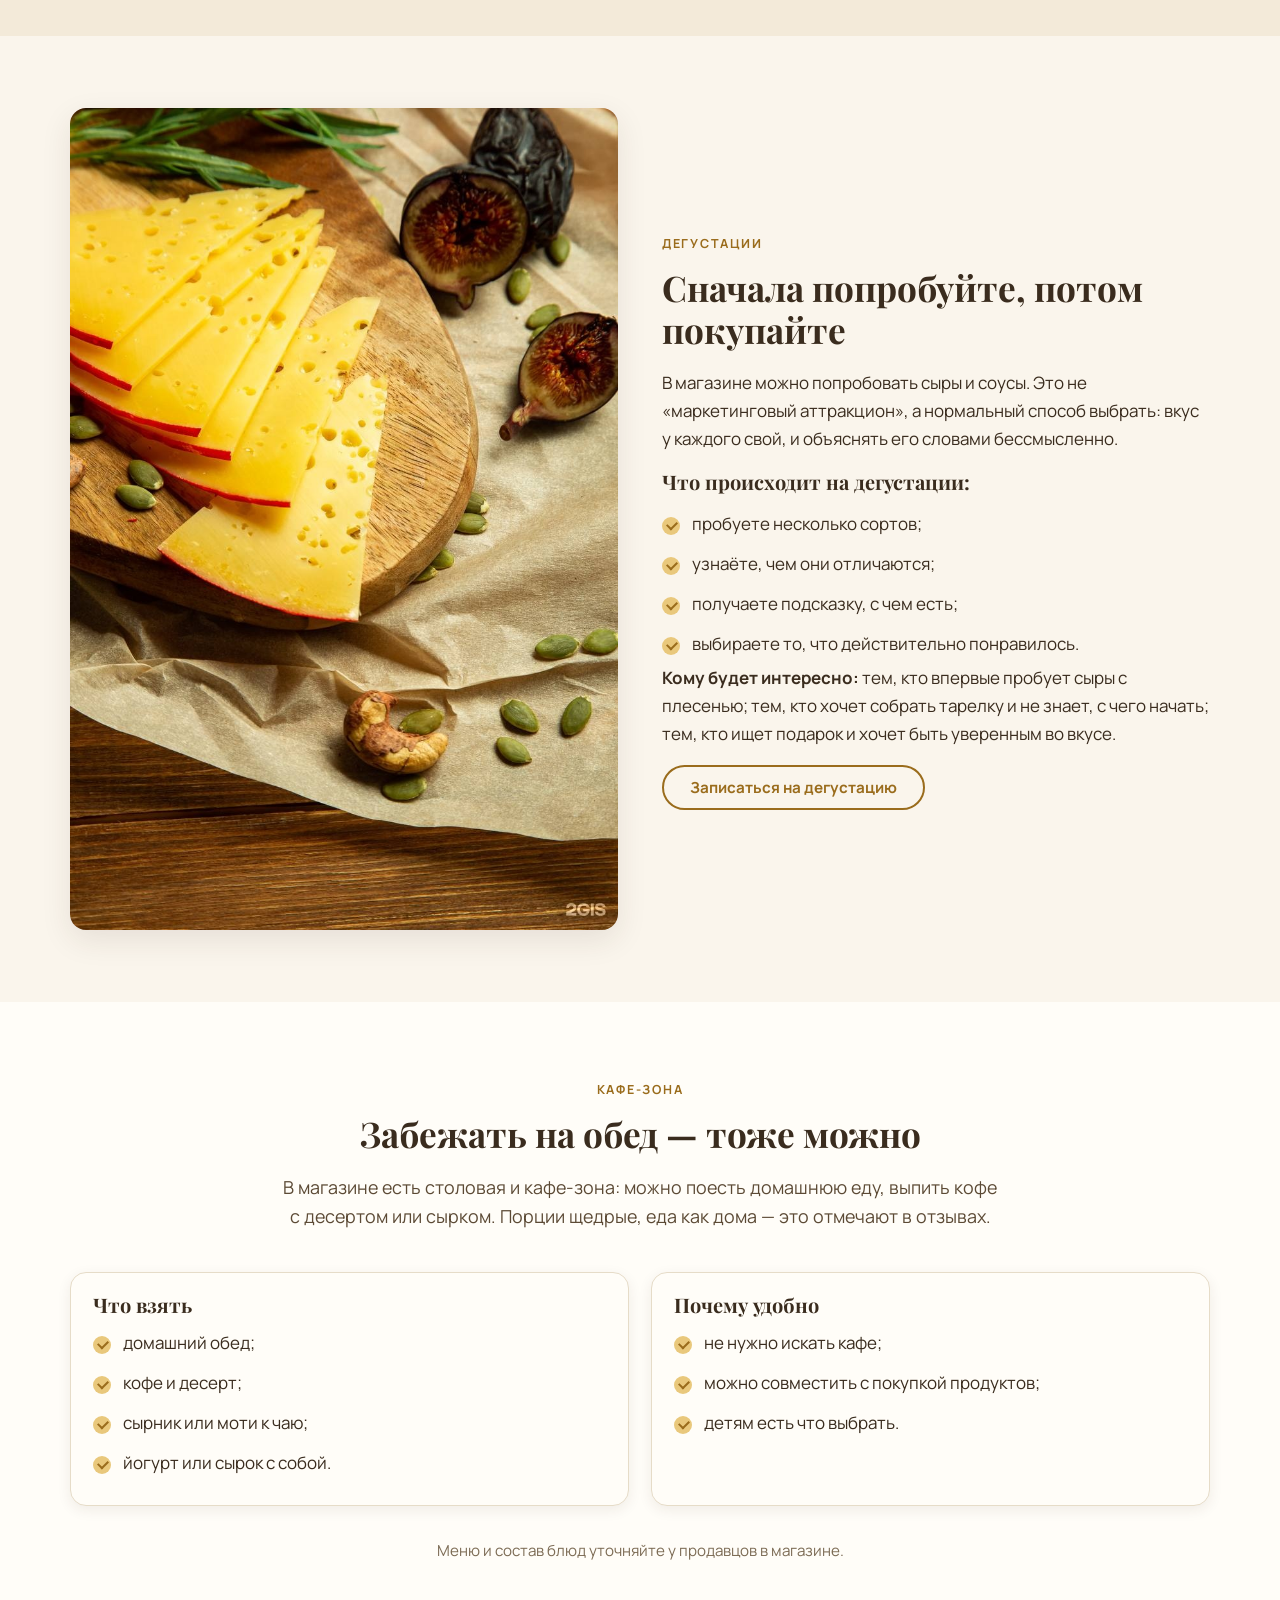
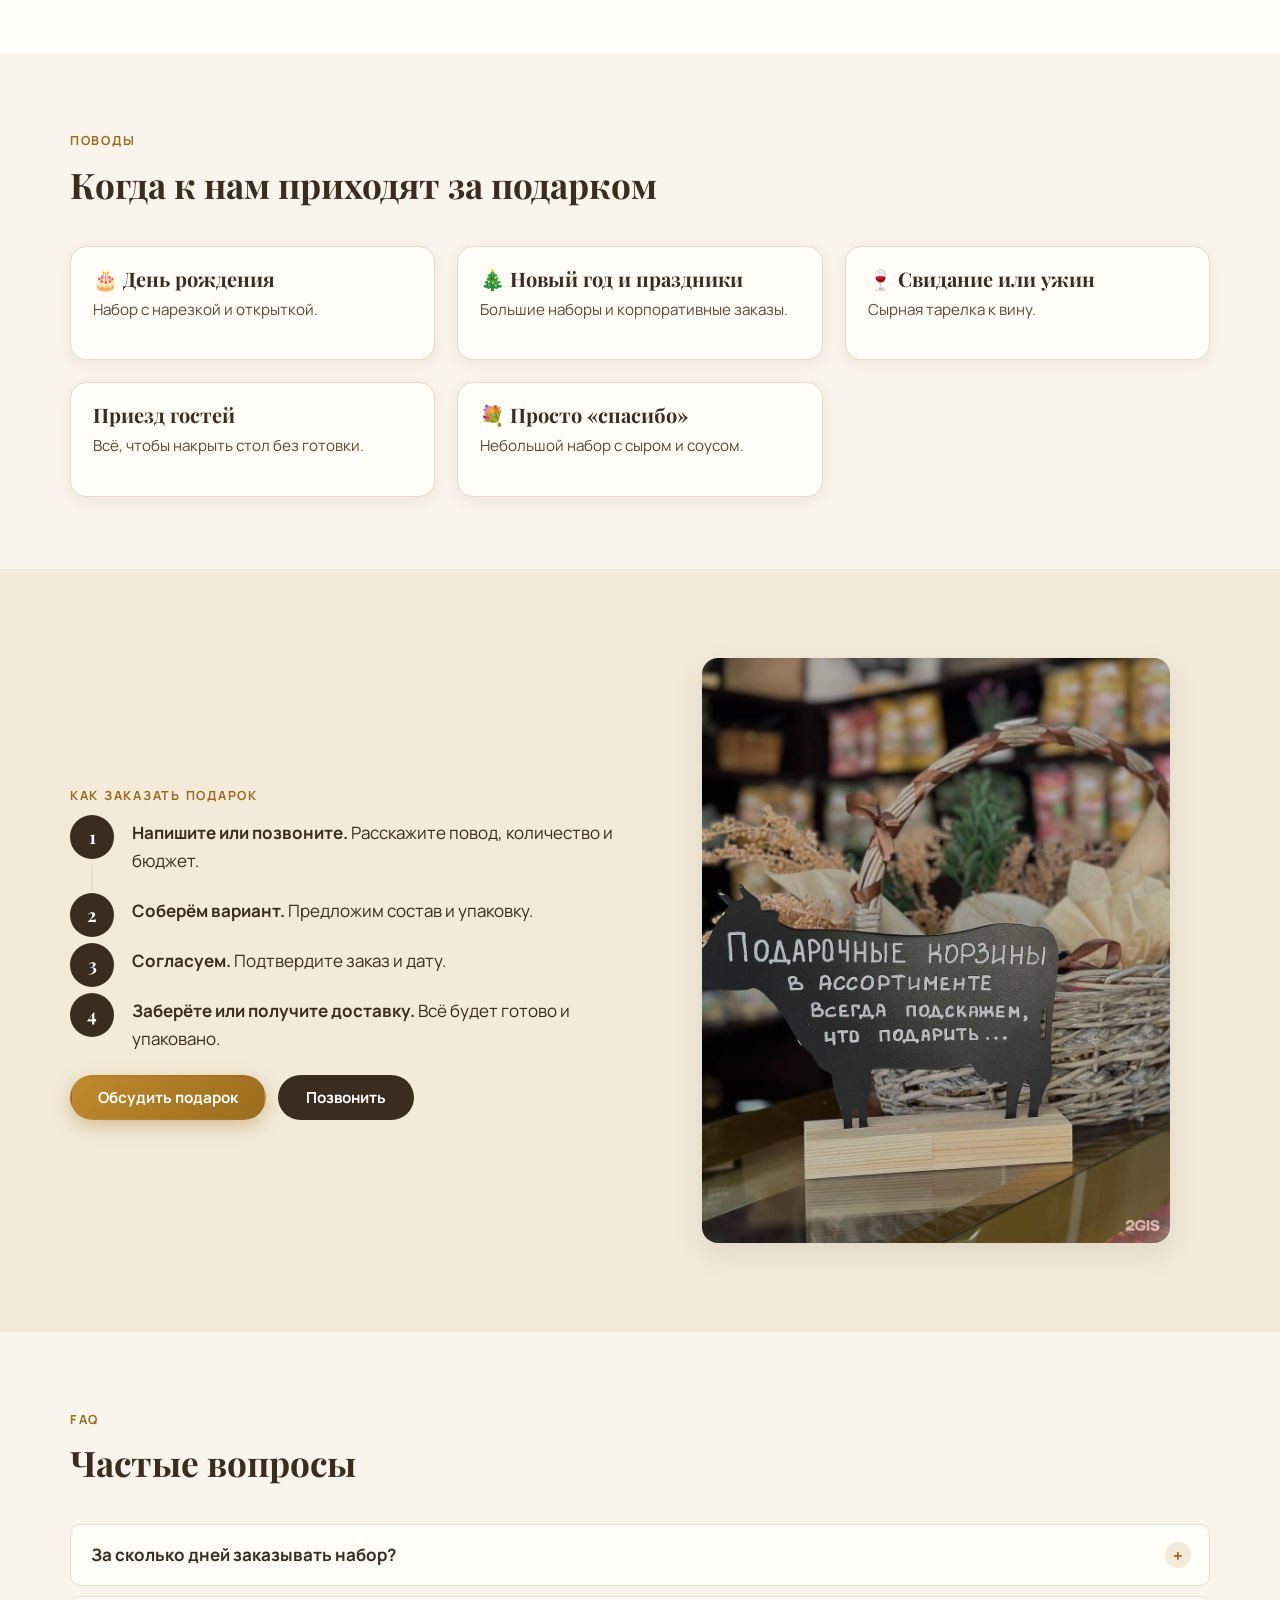
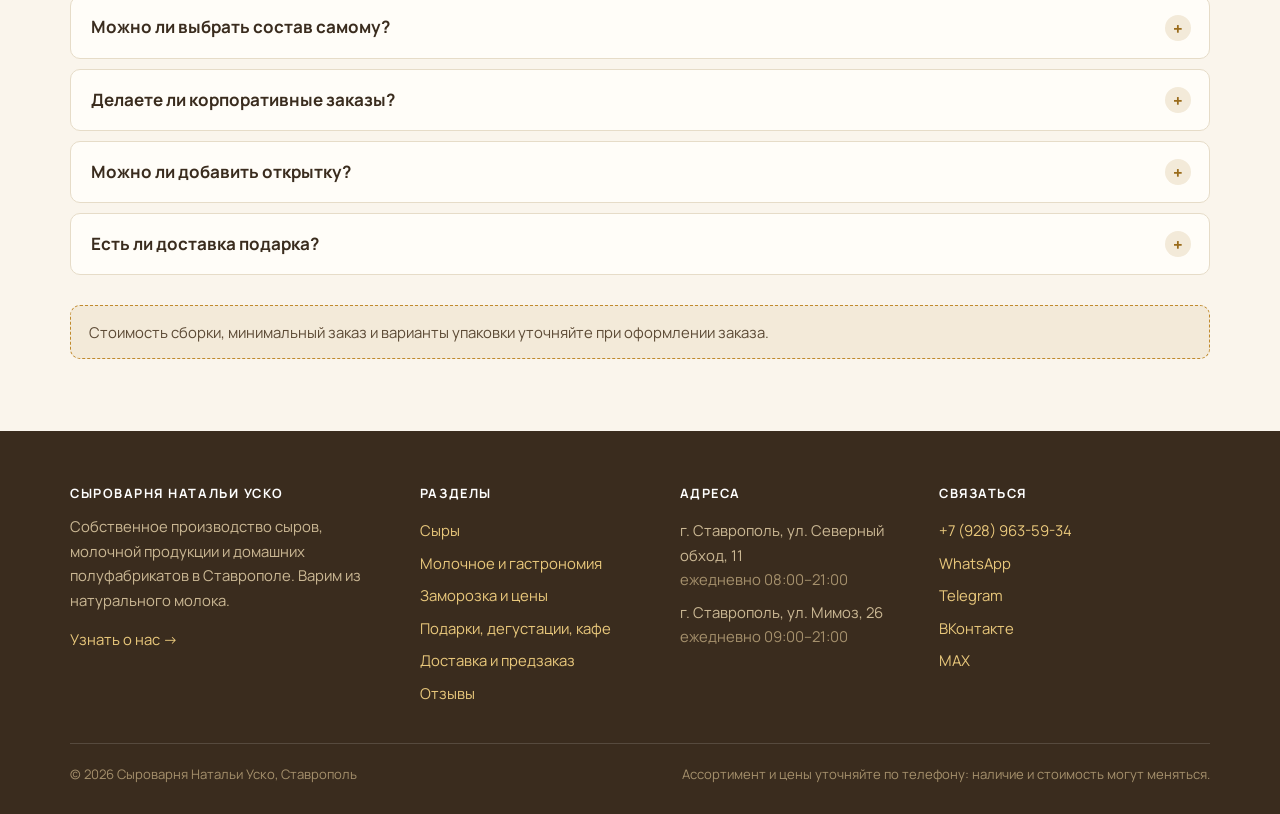
<file: gifts.html>
<!DOCTYPE html>
<html lang="ru">
<head>
<meta charset="UTF-8">
<meta name="viewport" content="width=device-width, initial-scale=1.0">
<title>Сырные тарелки и подарочные наборы на заказ в Ставрополе — Сыроварня Натальи Уско</title>
<meta name="description" content="Соберём сырную тарелку или подарочный набор к празднику. Дегустации сыров в магазине, кафе-зона с домашней едой и кофе. Предзаказ по телефону +7 (928) 963-59-34.">
<link rel="icon" href="assets/favicon.svg" type="image/svg+xml">
<link rel="preconnect" href="https://fonts.googleapis.com">
<link rel="preconnect" href="https://fonts.gstatic.com" crossorigin>
<link href="https://fonts.googleapis.com/css2?family=Playfair+Display:wght@600;700&family=Manrope:wght@400;500;600;700;800&display=swap" rel="stylesheet">
<link rel="stylesheet" href="assets/css/styles.css">
<noscript><style>.reveal{opacity:1 !important;transform:none !important}</style></noscript>
</head>
<body>

<header class="header">
  <div class="container header__inner">
    <a class="logo" href="index.html" aria-label="Сыроварня Натальи Уско — на главную">
      <svg viewBox="0 0 48 48" aria-hidden="true"><path d="M6 30 34 10c4-3 8 1 6 5L30 38H8a2 2 0 0 1-2-2z" fill="#e9c87c" stroke="#9a6c1c" stroke-width="2"/><circle cx="18" cy="28" r="2.5" fill="#c08a2d"/><circle cx="26" cy="22" r="2" fill="#c08a2d"/></svg>
      <span class="logo__name">Сыроварня Натальи Уско<small>сыры и молочное в Ставрополе</small></span>
    </a>
    <button class="burger" aria-label="Открыть меню" aria-expanded="false"><span></span><span></span><span></span></button>
    <nav class="nav" aria-label="Основное меню">
      <a href="index.html">Главная</a>
      <a href="about.html">О сыроварне</a>
      <a href="cheeses.html">Сыры</a>
      <a href="dairy.html">Молочное</a>
      <a href="frozen.html">Заморозка</a>
      <a href="gifts.html" class="active">Подарки</a>
      <a href="delivery.html">Доставка</a>
      <a href="reviews.html">Отзывы</a>
      <a href="contacts.html">Контакты</a>
    </nav>
    <div class="header__cta">
      <a class="btn btn--gold btn--sm" href="tel:+79289635934">+7 (928) 963-59-34</a>
    </div>
  </div>
</header>

<main>

<section class="page-hero">
  <div class="container">
    <h1>Подарок, который съедят с удовольствием</h1>
    <p class="lead">Сырная тарелка к вину, набор к празднику или просто красиво упакованный гостинец. Соберём, нарежем, подпишем сорта — и упакуем так, что не стыдно подарить.</p>
    <div class="btn-row">
      <a class="btn btn--gold" href="https://wa.me/79289635934?text=%D0%97%D0%B4%D1%80%D0%B0%D0%B2%D1%81%D1%82%D0%B2%D1%83%D0%B9%D1%82%D0%B5!%20%D0%A5%D0%BE%D1%87%D1%83%20%D0%B7%D0%B0%D0%BA%D0%B0%D0%B7%D0%B0%D1%82%D1%8C%20%D1%81%D1%8B%D1%80%D0%BD%D1%83%D1%8E%20%D1%82%D0%B0%D1%80%D0%B5%D0%BB%D0%BA%D1%83%20%D0%B8%D0%BB%D0%B8%20%D0%BD%D0%B0%D0%B1%D0%BE%D1%80" target="_blank" rel="noopener">Собрать тарелку</a>
      <a class="btn btn--outline" href="https://wa.me/79289635934?text=%D0%97%D0%B4%D1%80%D0%B0%D0%B2%D1%81%D1%82%D0%B2%D1%83%D0%B9%D1%82%D0%B5!%20%D0%A5%D0%BE%D1%87%D1%83%20%D0%B7%D0%B0%D0%BF%D0%B8%D1%81%D0%B0%D1%82%D1%8C%D1%81%D1%8F%20%D0%BD%D0%B0%20%D0%B4%D0%B5%D0%B3%D1%83%D1%81%D1%82%D0%B0%D1%86%D0%B8%D1%8E" target="_blank" rel="noopener">Записаться на дегустацию</a>
    </div>
  </div>
</section>

<!-- Сырные тарелки -->
<section class="section">
  <div class="container split">
    <img src="assets/img/beller-board.jpg" alt="Сырная доска с бокалом вина и пряностями" loading="lazy">
    <div>
      <span class="eyebrow">Сырные тарелки</span>
      <h2>Тарелка, которую не нужно собирать самому</h2>
      <p>Мы соберём сырную тарелку под ваш повод: на двоих, на компанию, к вину или к ужину. Подберём сорта, чтобы было интересно пробовать: что-то сливочное, что-то с плесенью, что-то выдержанное.</p>
      <h3>Что входит:</h3>
      <ul class="checklist">
        <li>4–6 сортов сыра — на ваш вкус или на наш выбор;</li>
        <li>нарезка и правильная упаковка;</li>
        <li>подсказка, с чем есть каждый сорт;</li>
        <li>по желанию — соус, мед, орехи, фрукты.</li>
      </ul>
      <p><strong>Кому подойдёт:</strong> на день рождения и юбилей; к вину или ужину с друзьями; коллегам вместо стандартного подарка; на корпоратив.</p>
      <a class="btn btn--gold" href="https://wa.me/79289635934?text=%D0%97%D0%B4%D1%80%D0%B0%D0%B2%D1%81%D1%82%D0%B2%D1%83%D0%B9%D1%82%D0%B5!%20%D0%9F%D0%BE%D0%BC%D0%BE%D0%B3%D0%B8%D1%82%D0%B5%20%D1%81%D0%BE%D0%B1%D1%80%D0%B0%D1%82%D1%8C%20%D1%81%D1%8B%D1%80%D0%BD%D1%83%D1%8E%20%D1%82%D0%B0%D1%80%D0%B5%D0%BB%D0%BA%D1%83" target="_blank" rel="noopener">Собрать тарелку</a>
    </div>
  </div>
</section>

<!-- Подарочные наборы -->
<section class="section section--alt">
  <div class="container split">
    <div>
      <span class="eyebrow">Подарочные наборы</span>
      <h2>Набор, в котором всё своё</h2>
      <p>Собираем наборы из нашей продукции: сыры, масло, колбаса, соус, десерты. Можно добавить открытку. Получается подарок, который рассказывает о нашем производстве лучше любой рекламы.</p>
      <p><strong>Упаковка:</strong> подберём под повод. Если нужно — добавим ленту и открытку.</p>
      <a class="btn btn--gold" href="https://wa.me/79289635934?text=%D0%97%D0%B4%D1%80%D0%B0%D0%B2%D1%81%D1%82%D0%B2%D1%83%D0%B9%D1%82%D0%B5!%20%D0%A5%D0%BE%D1%87%D1%83%20%D0%B7%D0%B0%D0%BA%D0%B0%D0%B7%D0%B0%D1%82%D1%8C%20%D0%BF%D0%BE%D0%B4%D0%B0%D1%80%D0%BE%D1%87%D0%BD%D1%8B%D0%B9%20%D0%BD%D0%B0%D0%B1%D0%BE%D1%80" target="_blank" rel="noopener">Заказать набор</a>
    </div>
    <div class="cards cards--2">
      <article class="card reveal"><div class="card__body"><h3>«Сырный»</h3><p>Несколько сортов с нарезкой и соусом.</p></div></article>
      <article class="card reveal"><div class="card__body"><h3>«Завтрак»</h3><p>Сыр, масло, творог, йогурт.</p></div></article>
      <article class="card reveal"><div class="card__body"><h3>«К ужину»</h3><p>Сыр, колбаса, лапша, соус.</p></div></article>
      <article class="card reveal"><div class="card__body"><h3>«Сладкий»</h3><p>Сырки, моти, печенье, десерты.</p></div></article>
    </div>
  </div>
</section>

<!-- Дегустации -->
<section class="section">
  <div class="container split">
    <img src="assets/img/cheese-plate.jpg" alt="Доска с нарезанным сыром, инжиром и травами" loading="lazy">
    <div>
      <span class="eyebrow">Дегустации</span>
      <h2>Сначала попробуйте, потом покупайте</h2>
      <p>В магазине можно попробовать сыры и соусы. Это не «маркетинговый аттракцион», а нормальный способ выбрать: вкус у каждого свой, и объяснять его словами бессмысленно.</p>
      <h3>Что происходит на дегустации:</h3>
      <ul class="checklist">
        <li>пробуете несколько сортов;</li>
        <li>узнаёте, чем они отличаются;</li>
        <li>получаете подсказку, с чем есть;</li>
        <li>выбираете то, что действительно понравилось.</li>
      </ul>
      <p><strong>Кому будет интересно:</strong> тем, кто впервые пробует сыры с плесенью; тем, кто хочет собрать тарелку и не знает, с чего начать; тем, кто ищет подарок и хочет быть уверенным во вкусе.</p>
      <a class="btn btn--outline" href="https://wa.me/79289635934?text=%D0%97%D0%B4%D1%80%D0%B0%D0%B2%D1%81%D1%82%D0%B2%D1%83%D0%B9%D1%82%D0%B5!%20%D0%A5%D0%BE%D1%87%D1%83%20%D0%B7%D0%B0%D0%BF%D0%B8%D1%81%D0%B0%D1%82%D1%8C%D1%81%D1%8F%20%D0%BD%D0%B0%20%D0%B4%D0%B5%D0%B3%D1%83%D1%81%D1%82%D0%B0%D1%86%D0%B8%D1%8E" target="_blank" rel="noopener">Записаться на дегустацию</a>
    </div>
  </div>
</section>

<!-- Кафе-зона -->
<section class="section section--paper">
  <div class="container">
    <div class="section__head center reveal">
      <span class="eyebrow">Кафе-зона</span>
      <h2>Забежать на обед — тоже можно</h2>
      <p class="lead">В магазине есть столовая и кафе-зона: можно поесть домашнюю еду, выпить кофе с десертом или сырком. Порции щедрые, еда как дома — это отмечают в отзывах.</p>
    </div>
    <!-- Примечание из исходника: меню и состав блюд уточнить у Натальи — в исходных данных его нет. -->
    <div class="cards cards--2">
      <article class="card reveal"><div class="card__body">
        <h3>Что взять</h3>
        <ul class="checklist">
          <li>домашний обед;</li>
          <li>кофе и десерт;</li>
          <li>сырник или моти к чаю;</li>
          <li>йогурт или сырок с собой.</li>
        </ul>
      </div></article>
      <article class="card reveal"><div class="card__body">
        <h3>Почему удобно</h3>
        <ul class="checklist">
          <li>не нужно искать кафе;</li>
          <li>можно совместить с покупкой продуктов;</li>
          <li>детям есть что выбрать.</li>
        </ul>
      </div></article>
    </div>
    <p class="center mt30"><span class="muted">Меню и состав блюд уточняйте у продавцов в магазине.</span></p>
  </div>
</section>

<!-- Поводы -->
<section class="section">
  <div class="container">
    <div class="section__head reveal"><span class="eyebrow">Поводы</span><h2>Когда к нам приходят за подарком</h2></div>
    <div class="cards">
      <article class="card reveal"><div class="card__body"><h3>🎂 День рождения</h3><p>Набор с нарезкой и открыткой.</p></div></article>
      <article class="card reveal"><div class="card__body"><h3>🎄 Новый год и праздники</h3><p>Большие наборы и корпоративные заказы.</p></div></article>
      <article class="card reveal"><div class="card__body"><h3>🍷 Свидание или ужин</h3><p>Сырная тарелка к вину.</p></div></article>
      <article class="card reveal"><div class="card__body"><h3> Приезд гостей</h3><p>Всё, чтобы накрыть стол без готовки.</p></div></article>
      <article class="card reveal"><div class="card__body"><h3>💐 Просто «спасибо»</h3><p>Небольшой набор с сыром и соусом.</p></div></article>
    </div>
  </div>
</section>

<!-- Как заказать -->
<section class="section section--alt">
  <div class="container split">
    <div>
      <span class="eyebrow">Как заказать подарок</span>
      <ol class="steps">
        <li><strong>Напишите или позвоните.</strong> Расскажите повод, количество и бюджет.</li>
        <li><strong>Соберём вариант.</strong> Предложим состав и упаковку.</li>
        <li><strong>Согласуем.</strong> Подтвердите заказ и дату.</li>
        <li><strong>Заберёте или получите доставку.</strong> Всё будет готово и упаковано.</li>
      </ol>
      <div class="btn-row">
        <a class="btn btn--gold" href="https://wa.me/79289635934?text=%D0%97%D0%B4%D1%80%D0%B0%D0%B2%D1%81%D1%82%D0%B2%D1%83%D0%B9%D1%82%D0%B5!%20%D0%A5%D0%BE%D1%87%D1%83%20%D0%BE%D0%B1%D1%81%D1%83%D0%B4%D0%B8%D1%82%D1%8C%20%D0%BF%D0%BE%D0%B4%D0%B0%D1%80%D0%BE%D1%87%D0%BD%D1%8B%D0%B9%20%D0%BD%D0%B0%D0%B1%D0%BE%D1%80" target="_blank" rel="noopener">Обсудить подарок</a>
        <a class="btn btn--dark" href="tel:+79289635934">Позвонить</a>
      </div>
    </div>
    <figure>
      <img src="assets/img/gift-basket.jpg" alt="Табличка «Подарочные корзины в ассортименте» и плетёная корзина на прилавке магазина" loading="lazy" style="border-radius:16px;box-shadow:var(--shadow)">
    </figure>
  </div>
</section>

<!-- FAQ -->
<section class="section">
  <div class="container">
    <div class="section__head reveal"><span class="eyebrow">FAQ</span><h2>Частые вопросы</h2></div>
    <div class="faq">
      <details>
        <summary>За сколько дней заказывать набор?</summary>
        <div><p>Лучше за 1–2 дня. В праздники — заранее, чтобы всё было в наличии.</p></div>
      </details>
      <details>
        <summary>Можно ли выбрать состав самому?</summary>
        <div><p>Да. Скажите, что любите, и мы соберём под вас.</p></div>
      </details>
      <details>
        <summary>Делаете ли корпоративные заказы?</summary>
        <div><p>Да, обсуждаем количество, упаковку и сроки.</p></div>
      </details>
      <details>
        <summary>Можно ли добавить открытку?</summary>
        <div><p>Да, при заказе скажите текст — подпишем.</p></div>
      </details>
      <details>
        <summary>Есть ли доставка подарка?</summary>
        <div><p>Да, по Ставрополю. Можно отправить набор напрямую получателю.</p></div>
      </details>
    </div>
    <div class="notice mt30">
      Стоимость сборки, минимальный заказ и варианты упаковки уточняйте при оформлении заказа.
    </div>
  </div>
</section>

</main>

<footer class="footer">
  <div class="container">
    <div class="footer__grid">
      <div>
        <h4>Сыроварня Натальи Уско</h4>
        <p>Собственное производство сыров, молочной продукции и домашних полуфабрикатов в Ставрополе. Варим из натурального молока.</p>
        <p><a href="about.html">Узнать о нас →</a></p>
      </div>
      <div>
        <h4>Разделы</h4>
        <ul>
          <li><a href="cheeses.html">Сыры</a></li>
          <li><a href="dairy.html">Молочное и гастрономия</a></li>
          <li><a href="frozen.html">Заморозка и цены</a></li>
          <li><a href="gifts.html">Подарки, дегустации, кафе</a></li>
          <li><a href="delivery.html">Доставка и предзаказ</a></li>
          <li><a href="reviews.html">Отзывы</a></li>
        </ul>
      </div>
      <div>
        <h4>Адреса</h4>
        <ul>
          <li>г. Ставрополь, ул. Северный обход, 11<br><span style="color:#a5906c">ежедневно 08:00–21:00</span></li>
          <li>г. Ставрополь, ул. Мимоз, 26<br><span style="color:#a5906c">ежедневно 09:00–21:00</span></li>
        </ul>
      </div>
      <div>
        <h4>Связаться</h4>
        <ul>
          <li><a href="tel:+79289635934">+7 (928) 963-59-34</a></li>
          <li><a href="https://wa.me/79289635934" target="_blank" rel="noopener">WhatsApp</a></li>
          <li><a href="https://t.me/cheese_natalia26" target="_blank" rel="noopener">Telegram</a></li>
          <li><a href="https://vk.com/cheese_natalia26stav" target="_blank" rel="noopener">ВКонтакте</a></li>
          <li><a href="https://max.ru/join/6MFsu3yxiv_osnzlAk4IUMqbavwFMB9rgd6xY9XguCs" target="_blank" rel="noopener">MAX</a></li>
        </ul>
      </div>
    </div>
    <div class="footer__bottom">
      <span>© <span id="year"></span> Сыроварня Натальи Уско, Ставрополь</span>
      <span>Ассортимент и цены уточняйте по телефону: наличие и стоимость могут меняться.</span>
    </div>
  </div>
</footer>

<script src="assets/js/main.js"></script>
</body>
</html>
</file>
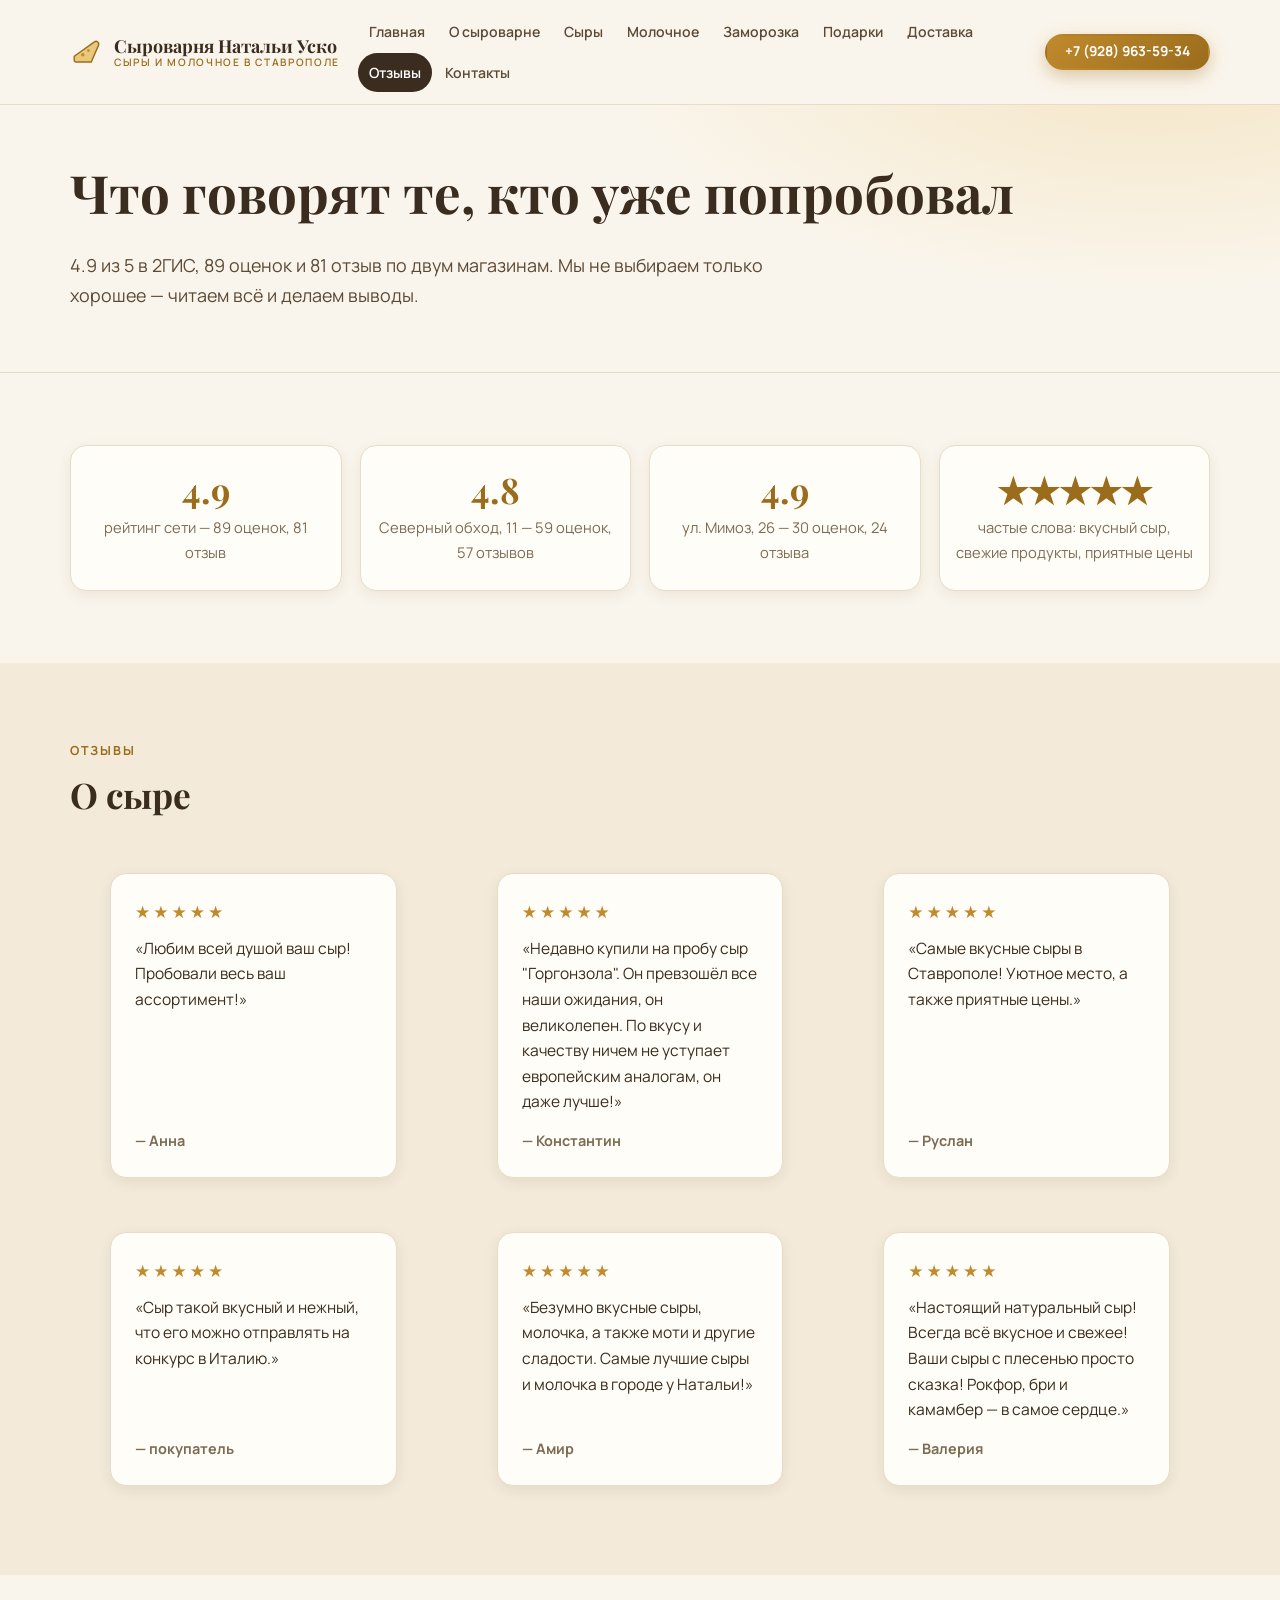
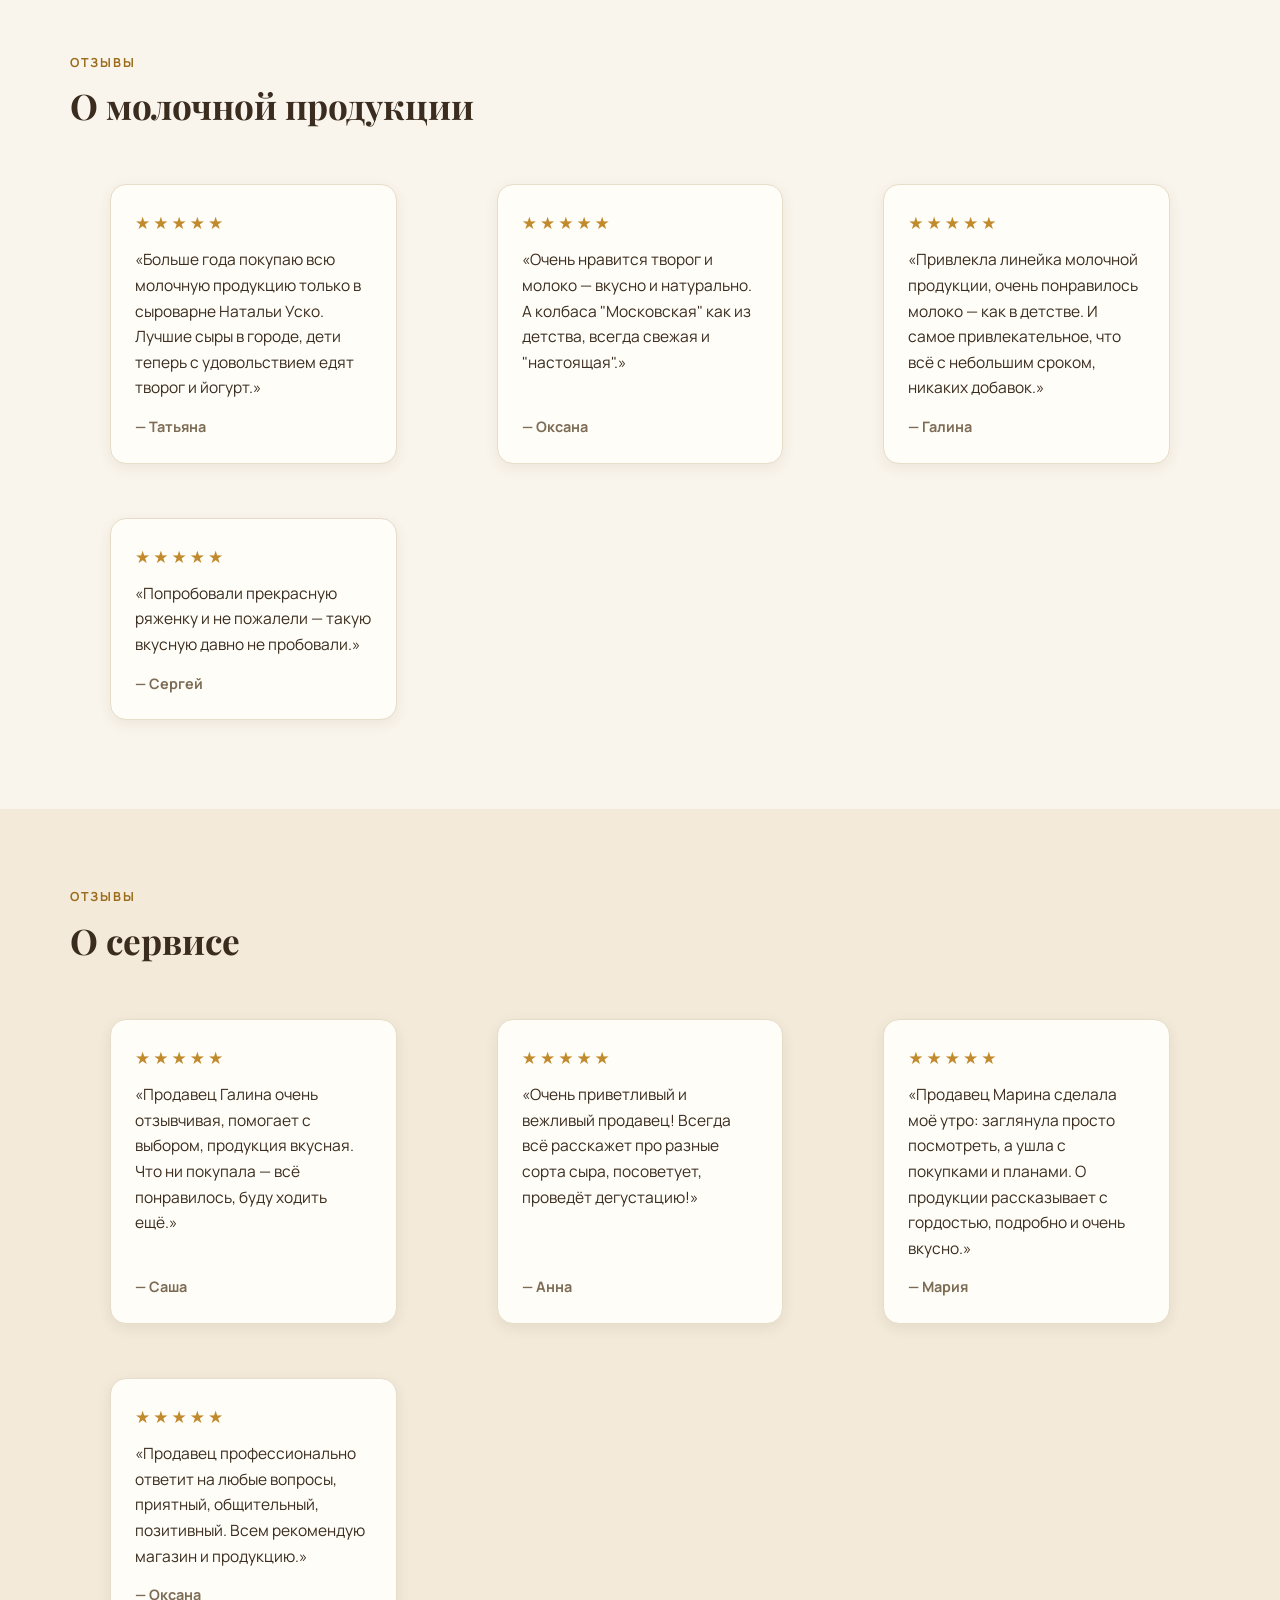
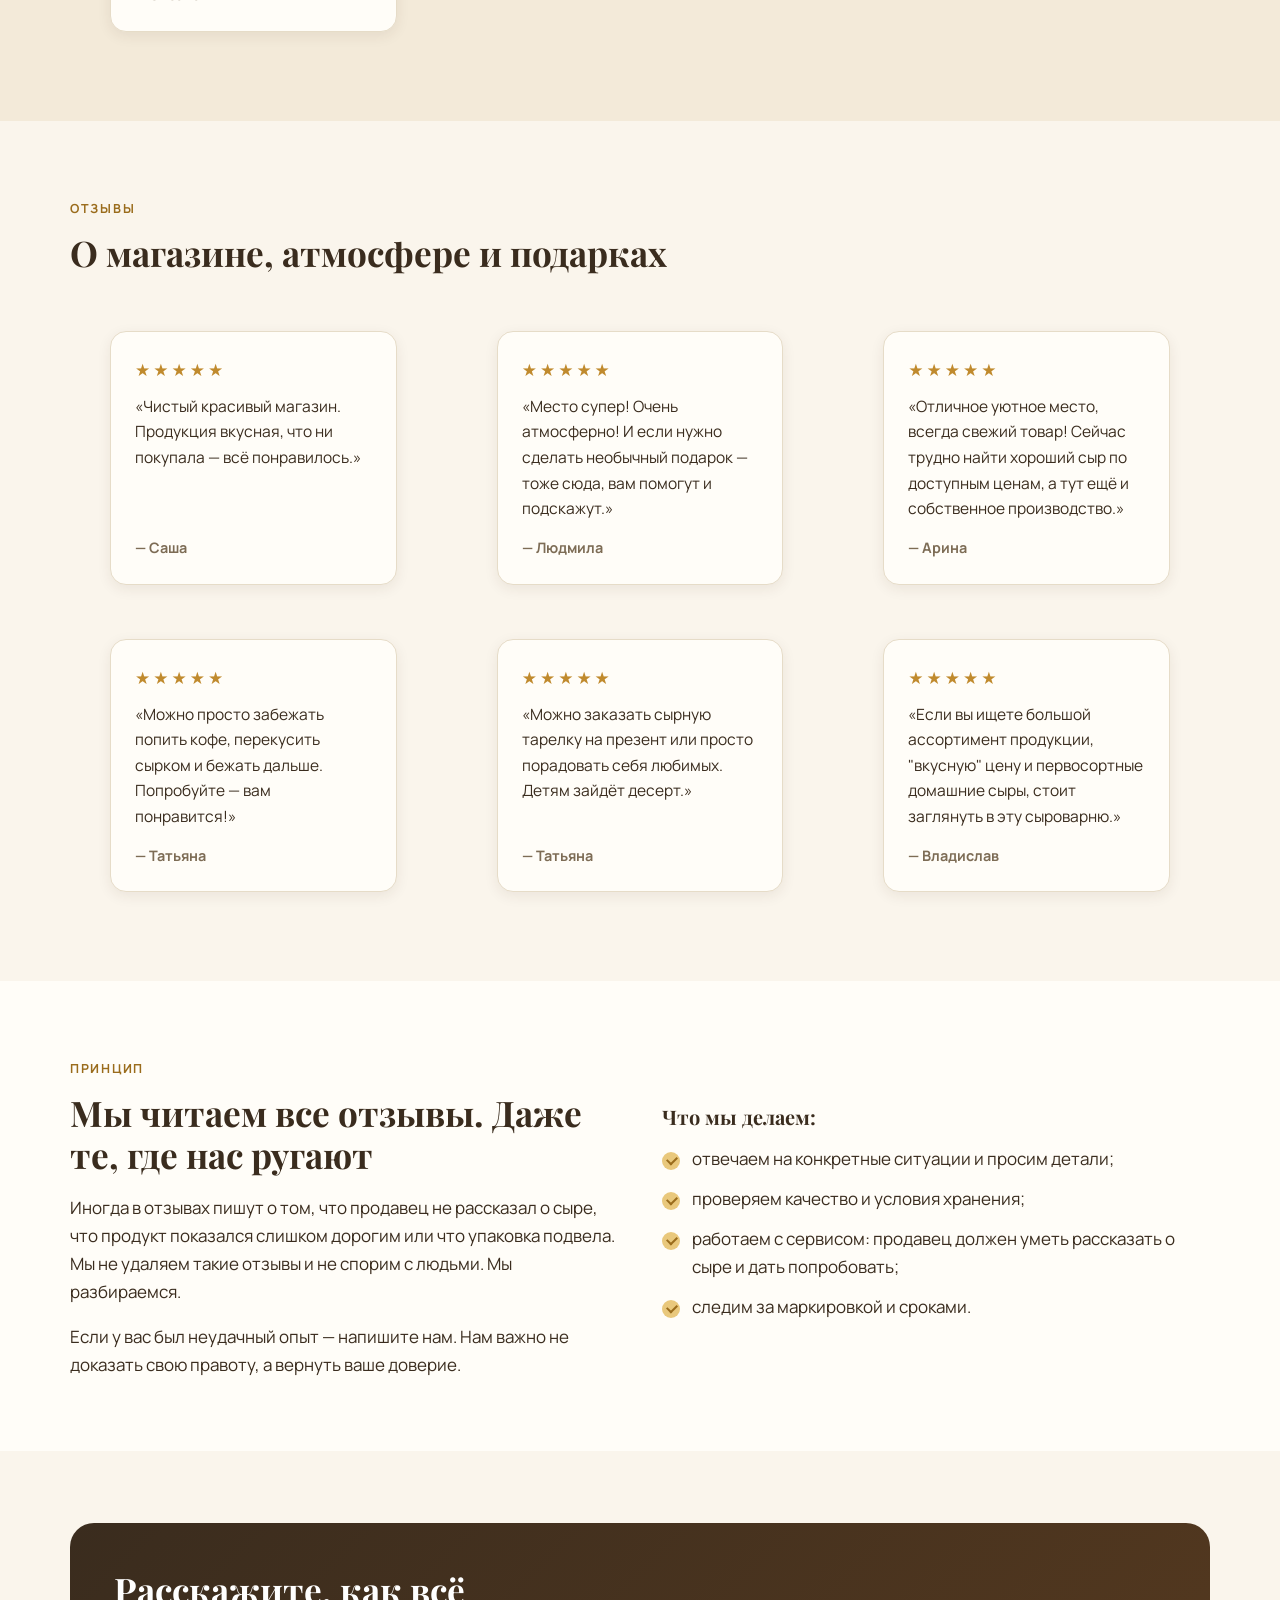
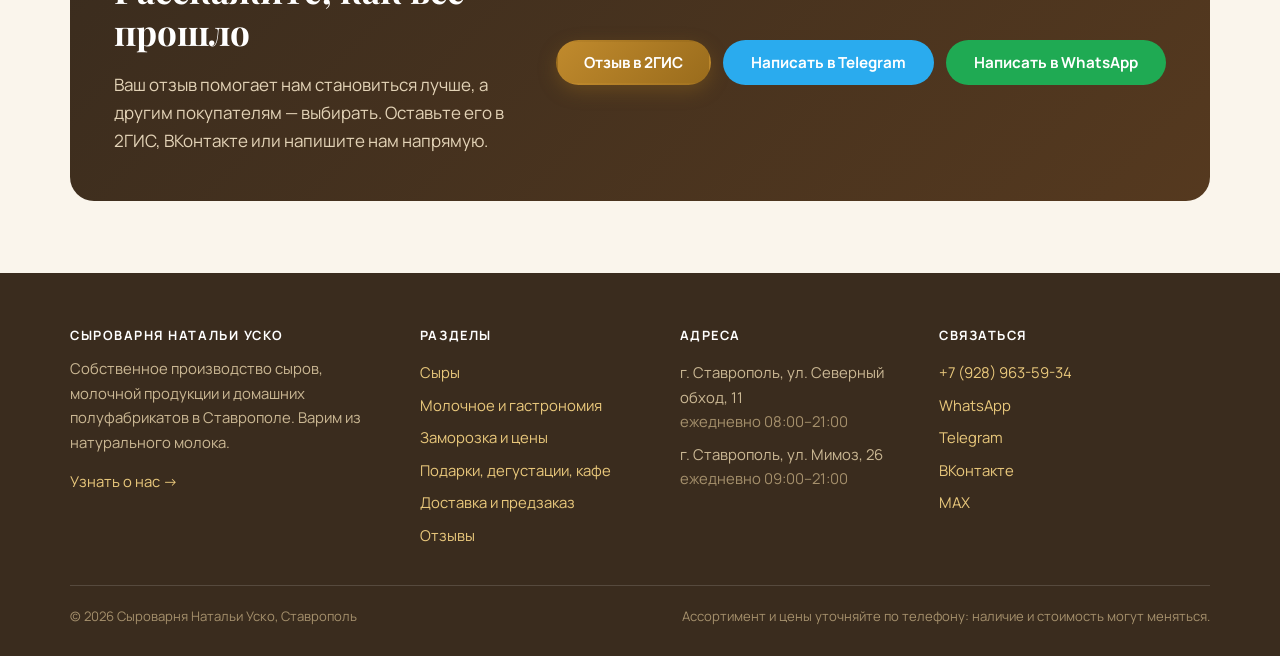
<file: reviews.html>
<!DOCTYPE html>
<html lang="ru">
<head>
<meta charset="UTF-8">
<meta name="viewport" content="width=device-width, initial-scale=1.0">
<title>Отзывы о Сыроварне Натальи Уско — 4.9 из 5 в 2ГИС</title>
<meta name="description" content="89 оценок и 81 отзыв о сыроварне в Ставрополе. Что покупатели говорят о сырах, молочной продукции, сервисе и ассортименте. Средний рейтинг сети — 4.9.">
<link rel="icon" href="assets/favicon.svg" type="image/svg+xml">
<link rel="preconnect" href="https://fonts.googleapis.com">
<link rel="preconnect" href="https://fonts.gstatic.com" crossorigin>
<link href="https://fonts.googleapis.com/css2?family=Playfair+Display:wght@600;700&family=Manrope:wght@400;500;600;700;800&display=swap" rel="stylesheet">
<link rel="stylesheet" href="assets/css/styles.css">
<noscript><style>.reveal{opacity:1 !important;transform:none !important}</style></noscript>
</head>
<body>

<header class="header">
  <div class="container header__inner">
    <a class="logo" href="index.html" aria-label="Сыроварня Натальи Уско — на главную">
      <svg viewBox="0 0 48 48" aria-hidden="true"><path d="M6 30 34 10c4-3 8 1 6 5L30 38H8a2 2 0 0 1-2-2z" fill="#e9c87c" stroke="#9a6c1c" stroke-width="2"/><circle cx="18" cy="28" r="2.5" fill="#c08a2d"/><circle cx="26" cy="22" r="2" fill="#c08a2d"/></svg>
      <span class="logo__name">Сыроварня Натальи Уско<small>сыры и молочное в Ставрополе</small></span>
    </a>
    <button class="burger" aria-label="Открыть меню" aria-expanded="false"><span></span><span></span><span></span></button>
    <nav class="nav" aria-label="Основное меню">
      <a href="index.html">Главная</a>
      <a href="about.html">О сыроварне</a>
      <a href="cheeses.html">Сыры</a>
      <a href="dairy.html">Молочное</a>
      <a href="frozen.html">Заморозка</a>
      <a href="gifts.html">Подарки</a>
      <a href="delivery.html">Доставка</a>
      <a href="reviews.html" class="active">Отзывы</a>
      <a href="contacts.html">Контакты</a>
    </nav>
    <div class="header__cta">
      <a class="btn btn--gold btn--sm" href="tel:+79289635934">+7 (928) 963-59-34</a>
    </div>
  </div>
</header>

<main>

<section class="page-hero">
  <div class="container">
    <h1>Что говорят те, кто уже попробовал</h1>
    <p class="lead">4.9 из 5 в 2ГИС, 89 оценок и 81 отзыв по двум магазинам. Мы не выбираем только хорошее — читаем всё и делаем выводы.</p>
  </div>
</section>

<!-- Рейтинг -->
<section class="section">
  <div class="container">
    <div class="stats">
      <div class="stat reveal"><div class="stat__num">4.9</div><div class="stat__lbl">рейтинг сети — 89 оценок, 81 отзыв</div></div>
      <div class="stat reveal"><div class="stat__num">4.8</div><div class="stat__lbl">Северный обход, 11 — 59 оценок, 57 отзывов</div></div>
      <div class="stat reveal"><div class="stat__num">4.9</div><div class="stat__lbl">ул. Мимоз, 26 — 30 оценок, 24 отзыва</div></div>
      <div class="stat reveal"><div class="stat__num">★★★★★</div><div class="stat__lbl">частые слова: вкусный сыр, свежие продукты, приятные цены</div></div>
    </div>
  </div>
</section>

<!-- О сыре -->
<section class="section section--alt">
  <div class="container">
    <div class="section__head reveal"><span class="eyebrow">Отзывы</span><h2>О сыре</h2></div>
    <div class="reviews-grid">
      <figure class="review reveal"><div class="stars" aria-label="5 из 5">★★★★★</div><blockquote>«Любим всей душой ваш сыр! Пробовали весь ваш ассортимент!»</blockquote><figcaption>— Анна</figcaption></figure>
      <figure class="review reveal"><div class="stars" aria-label="5 из 5">★★★★★</div><blockquote>«Недавно купили на пробу сыр "Горгонзола". Он превзошёл все наши ожидания, он великолепен. По вкусу и качеству ничем не уступает европейским аналогам, он даже лучше!»</blockquote><figcaption>— Константин</figcaption></figure>
      <figure class="review reveal"><div class="stars" aria-label="5 из 5">★★★★★</div><blockquote>«Самые вкусные сыры в Ставрополе! Уютное место, а также приятные цены.»</blockquote><figcaption>— Руслан</figcaption></figure>
      <figure class="review reveal"><div class="stars" aria-label="5 из 5">★★★★★</div><blockquote>«Сыр такой вкусный и нежный, что его можно отправлять на конкурс в Италию.»</blockquote><figcaption>— покупатель</figcaption></figure>
      <figure class="review reveal"><div class="stars" aria-label="5 из 5">★★★★★</div><blockquote>«Безумно вкусные сыры, молочка, а также моти и другие сладости. Самые лучшие сыры и молочка в городе у Натальи!»</blockquote><figcaption>— Амир</figcaption></figure>
      <figure class="review reveal"><div class="stars" aria-label="5 из 5">★★★★★</div><blockquote>«Настоящий натуральный сыр! Всегда всё вкусное и свежее! Ваши сыры с плесенью просто сказка! Рокфор, бри и камамбер — в самое сердце.»</blockquote><figcaption>— Валерия</figcaption></figure>
    </div>
  </div>
</section>

<!-- О молочной продукции -->
<section class="section">
  <div class="container">
    <div class="section__head reveal"><span class="eyebrow">Отзывы</span><h2>О молочной продукции</h2></div>
    <div class="reviews-grid">
      <figure class="review reveal"><div class="stars" aria-label="5 из 5">★★★★★</div><blockquote>«Больше года покупаю всю молочную продукцию только в сыроварне Натальи Уско. Лучшие сыры в городе, дети теперь с удовольствием едят творог и йогурт.»</blockquote><figcaption>— Татьяна</figcaption></figure>
      <figure class="review reveal"><div class="stars" aria-label="5 из 5">★★★★★</div><blockquote>«Очень нравится творог и молоко — вкусно и натурально. А колбаса "Московская" как из детства, всегда свежая и "настоящая".»</blockquote><figcaption>— Оксана</figcaption></figure>
      <figure class="review reveal"><div class="stars" aria-label="5 из 5">★★★★★</div><blockquote>«Привлекла линейка молочной продукции, очень понравилось молоко — как в детстве. И самое привлекательное, что всё с небольшим сроком, никаких добавок.»</blockquote><figcaption>— Галина</figcaption></figure>
      <figure class="review reveal"><div class="stars" aria-label="5 из 5">★★★★★</div><blockquote>«Попробовали прекрасную ряженку и не пожалели — такую вкусную давно не пробовали.»</blockquote><figcaption>— Сергей</figcaption></figure>
    </div>
  </div>
</section>

<!-- О сервисе -->
<section class="section section--alt">
  <div class="container">
    <div class="section__head reveal"><span class="eyebrow">Отзывы</span><h2>О сервисе</h2></div>
    <div class="reviews-grid">
      <figure class="review reveal"><div class="stars" aria-label="5 из 5">★★★★★</div><blockquote>«Продавец Галина очень отзывчивая, помогает с выбором, продукция вкусная. Что ни покупала — всё понравилось, буду ходить ещё.»</blockquote><figcaption>— Саша</figcaption></figure>
      <figure class="review reveal"><div class="stars" aria-label="5 из 5">★★★★★</div><blockquote>«Очень приветливый и вежливый продавец! Всегда всё расскажет про разные сорта сыра, посоветует, проведёт дегустацию!»</blockquote><figcaption>— Анна</figcaption></figure>
      <figure class="review reveal"><div class="stars" aria-label="5 из 5">★★★★★</div><blockquote>«Продавец Марина сделала моё утро: заглянула просто посмотреть, а ушла с покупками и планами. О продукции рассказывает с гордостью, подробно и очень вкусно.»</blockquote><figcaption>— Мария</figcaption></figure>
      <figure class="review reveal"><div class="stars" aria-label="5 из 5">★★★★★</div><blockquote>«Продавец профессионально ответит на любые вопросы, приятный, общительный, позитивный. Всем рекомендую магазин и продукцию.»</blockquote><figcaption>— Оксана</figcaption></figure>
    </div>
  </div>
</section>

<!-- Об атмосфере и подарках -->
<section class="section">
  <div class="container">
    <div class="section__head reveal"><span class="eyebrow">Отзывы</span><h2>О магазине, атмосфере и подарках</h2></div>
    <div class="reviews-grid">
      <figure class="review reveal"><div class="stars" aria-label="5 из 5">★★★★★</div><blockquote>«Чистый красивый магазин. Продукция вкусная, что ни покупала — всё понравилось.»</blockquote><figcaption>— Саша</figcaption></figure>
      <figure class="review reveal"><div class="stars" aria-label="5 из 5">★★★★★</div><blockquote>«Место супер! Очень атмосферно! И если нужно сделать необычный подарок — тоже сюда, вам помогут и подскажут.»</blockquote><figcaption>— Людмила</figcaption></figure>
      <figure class="review reveal"><div class="stars" aria-label="5 из 5">★★★★★</div><blockquote>«Отличное уютное место, всегда свежий товар! Сейчас трудно найти хороший сыр по доступным ценам, а тут ещё и собственное производство.»</blockquote><figcaption>— Арина</figcaption></figure>
      <figure class="review reveal"><div class="stars" aria-label="5 из 5">★★★★★</div><blockquote>«Можно просто забежать попить кофе, перекусить сырком и бежать дальше. Попробуйте — вам понравится!»</blockquote><figcaption>— Татьяна</figcaption></figure>
      <figure class="review reveal"><div class="stars" aria-label="5 из 5">★★★★★</div><blockquote>«Можно заказать сырную тарелку на презент или просто порадовать себя любимых. Детям зайдёт десерт.»</blockquote><figcaption>— Татьяна</figcaption></figure>
      <figure class="review reveal"><div class="stars" aria-label="5 из 5">★★★★★</div><blockquote>«Если вы ищете большой ассортимент продукции, "вкусную" цену и первосортные домашние сыры, стоит заглянуть в эту сыроварню.»</blockquote><figcaption>— Владислав</figcaption></figure>
    </div>
  </div>
</section>

<!-- Мы читаем все отзывы -->
<section class="section section--paper">
  <div class="container split">
    <div>
      <span class="eyebrow">Принцип</span>
      <h2>Мы читаем все отзывы. Даже те, где нас ругают</h2>
      <p>Иногда в отзывах пишут о том, что продавец не рассказал о сыре, что продукт показался слишком дорогим или что упаковка подвела. Мы не удаляем такие отзывы и не спорим с людьми. Мы разбираемся.</p>
      <p class="mb0">Если у вас был неудачный опыт — напишите нам. Нам важно не доказать свою правоту, а вернуть ваше доверие.</p>
    </div>
    <div>
      <h3>Что мы делаем:</h3>
      <ul class="checklist">
        <li>отвечаем на конкретные ситуации и просим детали;</li>
        <li>проверяем качество и условия хранения;</li>
        <li>работаем с сервисом: продавец должен уметь рассказать о сыре и дать попробовать;</li>
        <li>следим за маркировкой и сроками.</li>
      </ul>
    </div>
  </div>
</section>

<!-- Оставить отзыв -->
<section class="section">
  <div class="container">
    <div class="cta-band">
      <div>
        <h2>Расскажите, как всё прошло</h2>
        <p>Ваш отзыв помогает нам становиться лучше, а другим покупателям — выбирать. Оставьте его в 2ГИС, ВКонтакте или напишите нам напрямую.</p>
      </div>
      <div class="btn-row">
        <a class="btn btn--gold" href="https://2gis.ru/stavropol/search/%D0%A1%D1%8B%D1%80%D0%BE%D0%B2%D0%B0%D1%80%D0%BD%D1%8F%20%D0%9D%D0%B0%D1%82%D0%B0%D0%BB%D1%8C%D0%B8%20%D0%A3%D1%81%D0%BA%D0%BE" target="_blank" rel="noopener">Отзыв в 2ГИС</a>
        <a class="btn btn--tg" href="https://t.me/cheese_natalia26" target="_blank" rel="noopener">Написать в Telegram</a>
        <a class="btn btn--wa" href="https://wa.me/79289635934" target="_blank" rel="noopener">Написать в WhatsApp</a>
      </div>
    </div>
  </div>
</section>

</main>

<footer class="footer">
  <div class="container">
    <div class="footer__grid">
      <div>
        <h4>Сыроварня Натальи Уско</h4>
        <p>Собственное производство сыров, молочной продукции и домашних полуфабрикатов в Ставрополе. Варим из натурального молока.</p>
        <p><a href="about.html">Узнать о нас →</a></p>
      </div>
      <div>
        <h4>Разделы</h4>
        <ul>
          <li><a href="cheeses.html">Сыры</a></li>
          <li><a href="dairy.html">Молочное и гастрономия</a></li>
          <li><a href="frozen.html">Заморозка и цены</a></li>
          <li><a href="gifts.html">Подарки, дегустации, кафе</a></li>
          <li><a href="delivery.html">Доставка и предзаказ</a></li>
          <li><a href="reviews.html">Отзывы</a></li>
        </ul>
      </div>
      <div>
        <h4>Адреса</h4>
        <ul>
          <li>г. Ставрополь, ул. Северный обход, 11<br><span style="color:#a5906c">ежедневно 08:00–21:00</span></li>
          <li>г. Ставрополь, ул. Мимоз, 26<br><span style="color:#a5906c">ежедневно 09:00–21:00</span></li>
        </ul>
      </div>
      <div>
        <h4>Связаться</h4>
        <ul>
          <li><a href="tel:+79289635934">+7 (928) 963-59-34</a></li>
          <li><a href="https://wa.me/79289635934" target="_blank" rel="noopener">WhatsApp</a></li>
          <li><a href="https://t.me/cheese_natalia26" target="_blank" rel="noopener">Telegram</a></li>
          <li><a href="https://vk.com/cheese_natalia26stav" target="_blank" rel="noopener">ВКонтакте</a></li>
          <li><a href="https://max.ru/join/6MFsu3yxiv_osnzlAk4IUMqbavwFMB9rgd6xY9XguCs" target="_blank" rel="noopener">MAX</a></li>
        </ul>
      </div>
    </div>
    <div class="footer__bottom">
      <span>© <span id="year"></span> Сыроварня Натальи Уско, Ставрополь</span>
      <span>Ассортимент и цены уточняйте по телефону: наличие и стоимость могут меняться.</span>
    </div>
  </div>
</footer>

<script src="assets/js/main.js"></script>
</body>
</html>
</file>
<file: assets/css/styles.css>
/* ============================================================
   Сыроварня Натальи Уско — стили сайта
   ============================================================ */

:root {
  --cream: #faf5ec;
  --cream-2: #f3ead9;
  --paper: #fffdf8;
  --brown: #3a2c1e;
  --brown-2: #5c4a35;
  --muted: #7d6c55;
  --gold: #c08a2d;
  --gold-dark: #9a6c1c;
  --gold-soft: #e9c87c;
  --rust: #a4552e;
  --green: #5c7248;
  --line: #e6dcc8;
  --shadow: 0 10px 30px rgba(58, 44, 30, .10);
  --shadow-sm: 0 4px 14px rgba(58, 44, 30, .08);
  --radius: 16px;
  --radius-sm: 10px;
  --serif: "Playfair Display", Georgia, "Times New Roman", serif;
  --sans: "Manrope", system-ui, -apple-system, "Segoe UI", Roboto, sans-serif;
}

* { box-sizing: border-box; }

html { scroll-behavior: smooth; }

body {
  margin: 0;
  font-family: var(--sans);
  font-size: 17px;
  line-height: 1.65;
  color: var(--brown);
  background: var(--cream);
}

img { max-width: 100%; display: block; }

a { color: var(--gold-dark); }

h1, h2, h3 {
  font-family: var(--serif);
  font-weight: 700;
  line-height: 1.2;
  margin: 0 0 .5em;
  color: var(--brown);
}

h1 { font-size: clamp(2rem, 4.6vw, 3.3rem); }
h2 { font-size: clamp(1.55rem, 3vw, 2.2rem); }
h3 { font-size: 1.25rem; }

p { margin: 0 0 1em; }

.container {
  width: min(1140px, 92%);
  margin: 0 auto;
}

.section { padding: 72px 0; }
.section--alt { background: var(--cream-2); }
.section--paper { background: var(--paper); }

.section__head { max-width: 720px; margin-bottom: 40px; }
.section__head.center { margin-left: auto; margin-right: auto; text-align: center; }

.eyebrow {
  display: inline-block;
  font-size: .78rem;
  font-weight: 700;
  letter-spacing: .14em;
  text-transform: uppercase;
  color: var(--gold-dark);
  margin-bottom: 12px;
}

.lead { font-size: 1.12rem; color: var(--brown-2); }

.muted { color: var(--muted); font-size: .95rem; }

/* ---------- Кнопки ---------- */

.btn {
  display: inline-flex;
  align-items: center;
  gap: 8px;
  padding: 13px 26px;
  border-radius: 999px;
  border: 2px solid transparent;
  font: 700 .95rem/1 var(--sans);
  text-decoration: none;
  cursor: pointer;
  transition: transform .15s ease, box-shadow .15s ease, background .15s ease, color .15s ease;
  white-space: nowrap;
}

.btn:hover { transform: translateY(-2px); }
.btn:active { transform: translateY(0); }

.btn--gold {
  background: linear-gradient(135deg, var(--gold), var(--gold-dark));
  color: #fff;
  box-shadow: 0 6px 18px rgba(154, 108, 28, .35);
}
.btn--gold:hover { color: #fff; box-shadow: 0 10px 24px rgba(154, 108, 28, .45); }

.btn--outline {
  border-color: var(--gold-dark);
  color: var(--gold-dark);
  background: transparent;
}
.btn--outline:hover { background: rgba(192, 138, 45, .1); color: var(--gold-dark); }

.btn--dark { background: var(--brown); color: #fff; }
.btn--dark:hover { color: #fff; background: #241a10; }

.btn--wa { background: #1faa53; color: #fff; }
.btn--wa:hover { color: #fff; background: #179046; }

.btn--tg { background: #2aabee; color: #fff; }
.btn--tg:hover { color: #fff; background: #1592d4; }

.btn--sm { padding: 9px 18px; font-size: .85rem; }

.btn-row { display: flex; flex-wrap: wrap; gap: 12px; align-items: center; }

/* ---------- Шапка ---------- */

.header {
  position: sticky;
  top: 0;
  z-index: 50;
  background: rgba(250, 245, 236, .92);
  backdrop-filter: blur(8px);
  border-bottom: 1px solid var(--line);
}

.header__inner {
  display: flex;
  align-items: center;
  justify-content: space-between;
  gap: 18px;
  padding: 12px 0;
}

.logo {
  display: flex;
  align-items: center;
  gap: 10px;
  text-decoration: none;
  color: var(--brown);
  flex-shrink: 0;
}

.logo svg { width: 34px; height: 34px; }

.logo__name {
  font-family: var(--serif);
  font-weight: 700;
  font-size: 1.12rem;
  line-height: 1.15;
}
.logo__name small {
  display: block;
  font-family: var(--sans);
  font-weight: 600;
  font-size: .64rem;
  letter-spacing: .16em;
  text-transform: uppercase;
  color: var(--gold-dark);
}

.nav { display: flex; align-items: center; gap: 2px; flex-wrap: wrap; }

.nav a {
  text-decoration: none;
  color: var(--brown-2);
  font-weight: 600;
  font-size: .88rem;
  padding: 8px 11px;
  border-radius: 999px;
  transition: background .15s ease, color .15s ease;
}

.nav a:hover { background: var(--cream-2); color: var(--brown); }
.nav a.active { background: var(--brown); color: #fff; }

.header__cta { display: flex; align-items: center; gap: 10px; }

.burger {
  display: none;
  background: none;
  border: 0;
  padding: 8px;
  cursor: pointer;
}
.burger span {
  display: block;
  width: 26px;
  height: 3px;
  border-radius: 3px;
  background: var(--brown);
  margin: 5px 0;
  transition: transform .2s ease, opacity .2s ease;
}

@media (max-width: 1020px) {
  .burger { display: block; }
  .nav {
    position: absolute;
    top: 100%;
    left: 0;
    right: 0;
    background: var(--paper);
    border-bottom: 1px solid var(--line);
    box-shadow: var(--shadow);
    flex-direction: column;
    align-items: stretch;
    padding: 12px 4%;
    display: none;
  }
  .nav.open { display: flex; }
  .nav a { padding: 12px 14px; border-radius: var(--radius-sm); font-size: 1rem; }
  .header__cta .btn { display: none; }
}

/* ---------- Hero ---------- */

.hero {
  background:
    radial-gradient(1200px 500px at 85% -10%, rgba(233, 200, 124, .35), transparent 60%),
    linear-gradient(180deg, var(--cream) 0%, var(--cream-2) 100%);
  overflow: hidden;
}

.hero__grid {
  display: grid;
  grid-template-columns: 1.1fr .9fr;
  gap: 48px;
  align-items: center;
  padding: 72px 0 80px;
}

.hero h1 { margin-bottom: .35em; }

.hero__sub { font-size: 1.15rem; color: var(--brown-2); max-width: 540px; }

.hero__note { margin-top: 18px; font-size: .9rem; color: var(--muted); }

.hero__img {
  border-radius: 24px;
  box-shadow: var(--shadow);
  aspect-ratio: 4 / 3.4;
  object-fit: cover;
  width: 100%;
}

.hero__rating {
  position: absolute;
  background: var(--paper);
  border-radius: var(--radius);
  box-shadow: var(--shadow);
  padding: 12px 18px;
  font-weight: 700;
  display: flex;
  align-items: center;
  gap: 10px;
}

.hero__imgwrap { position: relative; }
.hero__rating { right: 14px; bottom: 14px; }
.hero__rating .stars { color: var(--gold); letter-spacing: 2px; }
.hero__rating small { display: block; font-weight: 500; color: var(--muted); }

@media (max-width: 860px) {
  .hero__grid { grid-template-columns: 1fr; padding: 44px 0 52px; gap: 32px; }
}

/* ---------- Полоса преимуществ ---------- */

.usp {
  display: grid;
  grid-template-columns: repeat(3, 1fr);
  gap: 18px;
}

.usp__card {
  background: var(--paper);
  border: 1px solid var(--line);
  border-radius: var(--radius);
  padding: 22px;
  display: flex;
  gap: 14px;
  align-items: flex-start;
  box-shadow: var(--shadow-sm);
}

.usp__icon {
  flex: 0 0 44px;
  height: 44px;
  border-radius: 12px;
  background: var(--cream-2);
  display: grid;
  place-items: center;
  font-size: 22px;
}

.usp__card h3 { font-size: 1.02rem; margin-bottom: 4px; font-family: var(--sans); font-weight: 800; }
.usp__card p { margin: 0; font-size: .92rem; color: var(--muted); }

@media (max-width: 900px) { .usp { grid-template-columns: repeat(2, 1fr); } }
@media (max-width: 560px) { .usp { grid-template-columns: 1fr; } }

/* ---------- Карточки продукта ---------- */

.cards {
  display: grid;
  grid-template-columns: repeat(3, 1fr);
  gap: 22px;
}

.cards--2 { grid-template-columns: repeat(2, 1fr); }

.card {
  background: var(--paper);
  border: 1px solid var(--line);
  border-radius: var(--radius);
  overflow: hidden;
  box-shadow: var(--shadow-sm);
  display: flex;
  flex-direction: column;
  transition: transform .18s ease, box-shadow .18s ease;
}

.card:hover { transform: translateY(-4px); box-shadow: var(--shadow); }

.card__img { width: 100%; aspect-ratio: 4/3; object-fit: cover; }

.card__body { padding: 20px 22px 22px; display: flex; flex-direction: column; flex: 1; }
.card__body h3 { margin-bottom: 6px; }
.card__body p { font-size: .95rem; color: var(--brown-2); flex: 1; }

.card__meta { font-size: .85rem; color: var(--muted); margin: 8px 0 0; }

.card__pair { font-style: italic; color: var(--muted); font-size: .9rem; margin-top: 10px; }

@media (max-width: 960px) { .cards { grid-template-columns: repeat(2, 1fr); } }
@media (max-width: 600px) { .cards, .cards--2 { grid-template-columns: 1fr; } }

/* ---------- Текстовые блоки ---------- */

.split {
  display: grid;
  grid-template-columns: 1fr 1fr;
  gap: 44px;
  align-items: center;
}

.split img { border-radius: var(--radius); box-shadow: var(--shadow); }

@media (max-width: 860px) { .split { grid-template-columns: 1fr; } }

.quote {
  border-left: 4px solid var(--gold);
  padding: 4px 0 4px 18px;
  color: var(--brown-2);
  font-style: italic;
  margin: 0 0 18px;
}

.checklist { list-style: none; padding: 0; margin: 0; }
.checklist li { padding: 6px 0 6px 30px; position: relative; }
.checklist li::before {
  content: "";
  position: absolute;
  left: 0; top: 13px;
  width: 18px; height: 18px;
  border-radius: 50%;
  background: var(--gold-soft);
}
.checklist li::after {
  content: "";
  position: absolute;
  left: 5px; top: 17px;
  width: 8px; height: 5px;
  border-left: 2px solid var(--gold-dark);
  border-bottom: 2px solid var(--gold-dark);
  transform: rotate(-45deg);
}

.steps { counter-reset: step; list-style: none; padding: 0; margin: 0; }
.steps li {
  counter-increment: step;
  position: relative;
  padding: 0 0 22px 62px;
}
.steps li::before {
  content: counter(step);
  position: absolute;
  left: 0; top: -4px;
  width: 44px; height: 44px;
  border-radius: 50%;
  background: var(--brown);
  color: #fff;
  font: 700 1.15rem/44px var(--serif);
  text-align: center;
}
.steps li::after {
  content: "";
  position: absolute;
  left: 21px; top: 46px; bottom: 6px;
  width: 2px;
  background: var(--line);
}
.steps li:last-child::after { display: none; }

/* ---------- Цифры ---------- */

.stats {
  display: grid;
  grid-template-columns: repeat(4, 1fr);
  gap: 18px;
  text-align: center;
}

.stat {
  background: var(--paper);
  border: 1px solid var(--line);
  border-radius: var(--radius);
  padding: 26px 14px;
  box-shadow: var(--shadow-sm);
}

.stat__num { font: 700 2.2rem/1 var(--serif); color: var(--gold-dark); }
.stat__lbl { color: var(--muted); font-size: .92rem; margin-top: 8px; }

@media (max-width: 800px) { .stats { grid-template-columns: repeat(2, 1fr); } }

/* ---------- Таблицы цен ---------- */

.price-table {
  width: 100%;
  border-collapse: collapse;
  background: var(--paper);
  border-radius: var(--radius);
  overflow: hidden;
  box-shadow: var(--shadow-sm);
  margin-bottom: 14px;
}

.price-table caption {
  caption-side: top;
  text-align: left;
  font: 700 1.15rem/1.3 var(--serif);
  padding: 0 0 12px;
  color: var(--brown);
}

.price-table th, .price-table td {
  padding: 13px 18px;
  text-align: left;
  border-bottom: 1px solid var(--line);
}

.price-table th { font-size: .78rem; text-transform: uppercase; letter-spacing: .08em; color: var(--muted); background: var(--cream-2); }
.price-table td:last-child, .price-table th:last-child { text-align: right; white-space: nowrap; font-weight: 700; color: var(--gold-dark); }
.price-table tr:last-child td { border-bottom: 0; }

/* ---------- FAQ ---------- */

.faq details {
  background: var(--paper);
  border: 1px solid var(--line);
  border-radius: var(--radius-sm);
  margin-bottom: 10px;
  overflow: hidden;
}

.faq summary {
  cursor: pointer;
  padding: 16px 20px;
  font-weight: 700;
  list-style: none;
  position: relative;
  padding-right: 46px;
}

.faq summary::-webkit-details-marker { display: none; }

.faq summary::after {
  content: "+";
  position: absolute;
  right: 18px; top: 50%;
  transform: translateY(-50%);
  width: 26px; height: 26px;
  border-radius: 50%;
  background: var(--cream-2);
  color: var(--gold-dark);
  font-weight: 800;
  display: grid;
  place-items: center;
  transition: transform .15s ease;
}

.faq details[open] summary::after { transform: translateY(-50%) rotate(45deg); }

.faq details > div { padding: 0 20px 16px; color: var(--brown-2); }

/* ---------- Отзывы ---------- */

.reviews-grid {
  display: grid;
  grid-template-columns: repeat(3, 1fr);
  gap: 20px;
}

.review {
  background: var(--paper);
  border: 1px solid var(--line);
  border-radius: var(--radius);
  padding: 24px;
  box-shadow: var(--shadow-sm);
  display: flex;
  flex-direction: column;
}

.review .stars { color: var(--gold); letter-spacing: 3px; margin-bottom: 10px; }
.review blockquote { margin: 0 0 14px; font-size: .97rem; flex: 1; }
.review figcaption { font-weight: 700; font-size: .9rem; color: var(--muted); }

@media (max-width: 960px) { .reviews-grid { grid-template-columns: repeat(2, 1fr); } }
@media (max-width: 620px) { .reviews-grid { grid-template-columns: 1fr; } }

/* ---------- Филиалы / контакты ---------- */

.branch {
  background: var(--paper);
  border: 1px solid var(--line);
  border-radius: var(--radius);
  box-shadow: var(--shadow-sm);
  overflow: hidden;
  display: grid;
  grid-template-columns: 1fr 1.2fr;
}

.branch img { width: 100%; height: 100%; object-fit: cover; min-height: 240px; }

.branch__body { padding: 28px; }
.branch__body h3 { margin-bottom: 4px; }

.branch__row { display: flex; gap: 10px; padding: 5px 0; color: var(--brown-2); font-size: .97rem; }
.branch__row b { flex: 0 0 118px; font-weight: 700; }

@media (max-width: 800px) { .branch { grid-template-columns: 1fr; } }

/* ---------- Форма ---------- */

.form {
  background: var(--paper);
  border: 1px solid var(--line);
  border-radius: var(--radius);
  padding: 30px;
  box-shadow: var(--shadow-sm);
  display: grid;
  gap: 16px;
  max-width: 640px;
}

.form label { font-weight: 700; font-size: .9rem; display: block; margin-bottom: 6px; }

.form input, .form select, .form textarea {
  width: 100%;
  font: 500 1rem/1.4 var(--sans);
  color: var(--brown);
  background: var(--cream);
  border: 1px solid var(--line);
  border-radius: var(--radius-sm);
  padding: 12px 14px;
  outline: none;
  transition: border-color .15s ease, box-shadow .15s ease;
}

.form input:focus, .form select:focus, .form textarea:focus {
  border-color: var(--gold);
  box-shadow: 0 0 0 3px rgba(192, 138, 45, .18);
}

.form textarea { min-height: 96px; resize: vertical; }

.form__hint { font-size: .85rem; color: var(--muted); }

/* ---------- CTA-полоса ---------- */

.cta-band {
  background: linear-gradient(135deg, var(--brown) 0%, #55391f 100%);
  color: #f4e9d6;
  border-radius: 24px;
  padding: 46px 44px;
  display: grid;
  grid-template-columns: 1.4fr auto;
  gap: 28px;
  align-items: center;
}

.cta-band h2 { color: #fff; }
.cta-band p { color: #e3d3b7; max-width: 560px; margin: 0; }

.cta-band .btn--outline { border-color: #e9c87c; color: #e9c87c; }
.cta-band .btn--outline:hover { background: rgba(233, 200, 124, .12); }

@media (max-width: 860px) { .cta-band { grid-template-columns: 1fr; padding: 34px 26px; } }

/* ---------- Подвал ---------- */

.footer {
  background: var(--brown);
  color: #cbb894;
  padding: 56px 0 28px;
  font-size: .93rem;
}

.footer a { color: #e9c87c; text-decoration: none; }
.footer a:hover { text-decoration: underline; }

.footer__grid {
  display: grid;
  grid-template-columns: 1.4fr 1fr 1fr 1.2fr;
  gap: 34px;
  margin-bottom: 34px;
}

.footer h4 {
  color: #fff;
  font: 700 .8rem/1 var(--sans);
  letter-spacing: .12em;
  text-transform: uppercase;
  margin: 0 0 14px;
}

.footer ul { list-style: none; margin: 0; padding: 0; }
.footer li { padding: 4px 0; }

.footer__bottom {
  border-top: 1px solid rgba(255,255,255,.14);
  padding-top: 20px;
  display: flex;
  justify-content: space-between;
  gap: 16px;
  flex-wrap: wrap;
  font-size: .82rem;
  color: #a5906c;
}

@media (max-width: 900px) { .footer__grid { grid-template-columns: 1fr 1fr; } }
@media (max-width: 560px) { .footer__grid { grid-template-columns: 1fr; } }

/* ---------- Внутренние hero ---------- */

.page-hero {
  padding: 56px 0 44px;
  background:
    radial-gradient(900px 400px at 90% -20%, rgba(233, 200, 124, .35), transparent 60%),
    var(--cream);
  border-bottom: 1px solid var(--line);
}

.page-hero p.lead { max-width: 700px; }

/* ---------- Галерея ---------- */

.gallery {
  display: grid;
  grid-template-columns: repeat(4, 1fr);
  gap: 14px;
}

.gallery img {
  width: 100%;
  aspect-ratio: 1/1;
  object-fit: cover;
  border-radius: var(--radius-sm);
  box-shadow: var(--shadow-sm);
  transition: transform .18s ease;
}

.gallery img:hover { transform: scale(1.03); }

@media (max-width: 800px) { .gallery { grid-template-columns: repeat(2, 1fr); } }

/* ---------- Прочее ---------- */

.badge {
  display: inline-block;
  background: var(--cream-2);
  border: 1px solid var(--line);
  color: var(--gold-dark);
  font-weight: 700;
  font-size: .78rem;
  letter-spacing: .04em;
  border-radius: 999px;
  padding: 4px 12px;
  margin: 0 6px 6px 0;
}

.notice {
  background: var(--cream-2);
  border: 1px dashed var(--gold);
  border-radius: var(--radius-sm);
  padding: 14px 18px;
  font-size: .93rem;
  color: var(--brown-2);
}

.reveal { opacity: 0; transform: translateY(18px); transition: opacity .5s ease, transform .5s ease; }
.reveal.visible { opacity: 1; transform: none; }

@media (prefers-reduced-motion: reduce) {
  .reveal { opacity: 1; transform: none; transition: none; }
  html { scroll-behavior: auto; }
}

.center { text-align: center; }
.mb0 { margin-bottom: 0; }
.mt30 { margin-top: 30px; }
</file>
